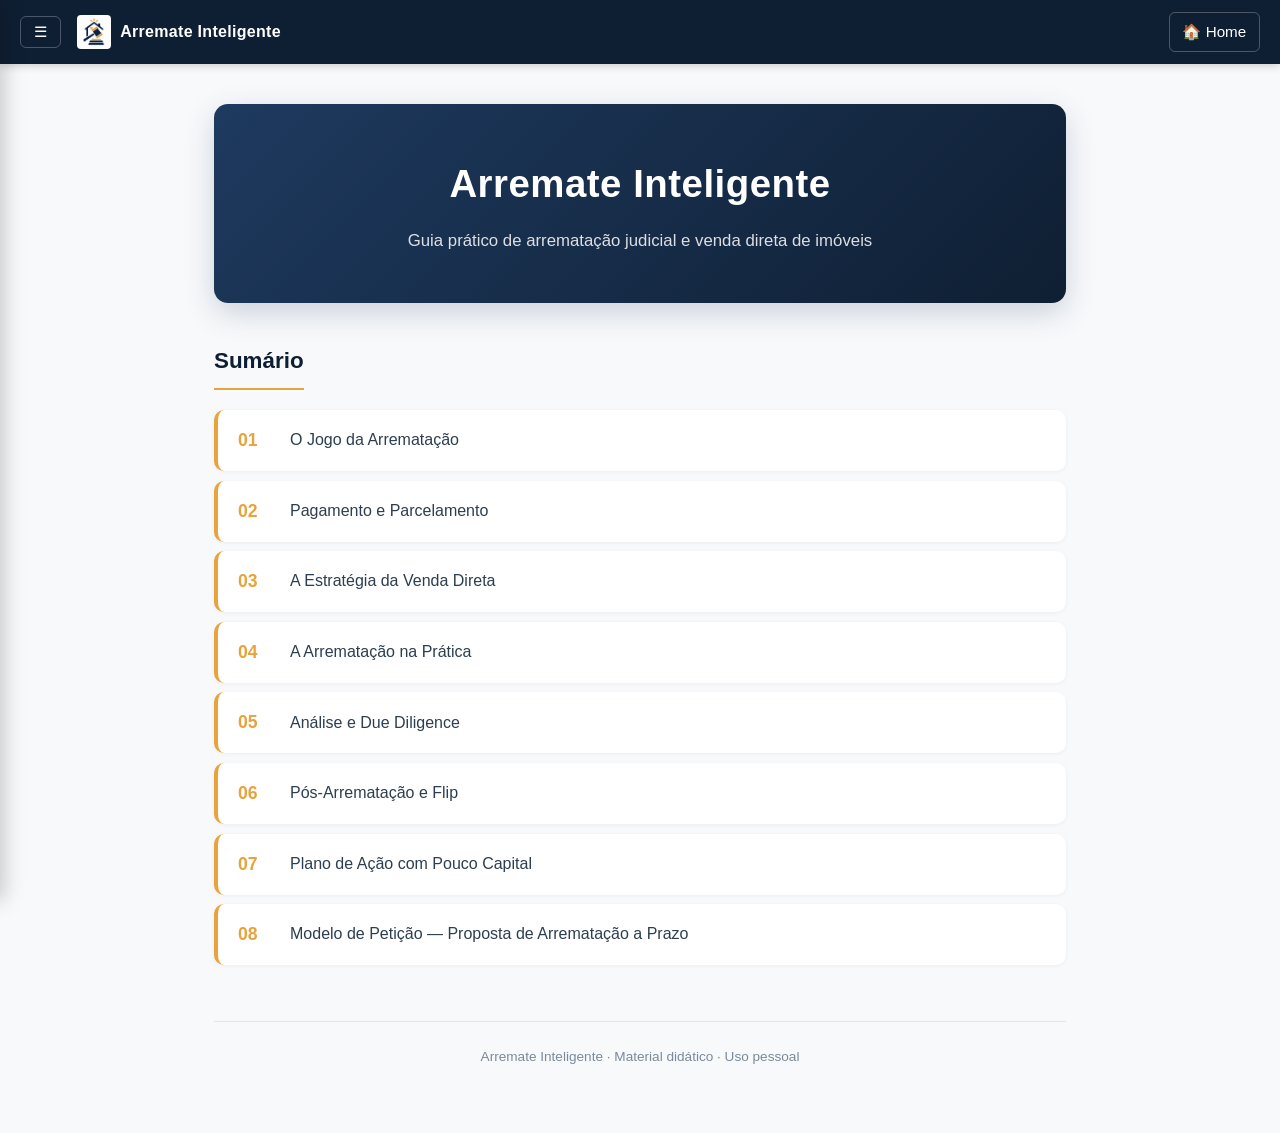
<file: index.html>
<!DOCTYPE html>
<html lang="pt-BR">
<head>
  <meta charset="UTF-8">
  <meta name="viewport" content="width=device-width, initial-scale=1.0">
  <meta name="description" content="Arremate Inteligente — guia prático de arrematação judicial e venda direta de imóveis.">
  <title>Arremate Inteligente — Curso de Leilões de Imóveis</title>

  <!-- ===== OPEN GRAPH (WhatsApp / Facebook / LinkedIn) ===== -->
  <meta property="og:type" content="website" />
  <meta property="og:site_name" content="Arremate Inteligente" />
  <meta property="og:title" content="Arremate Inteligente — Curso de Leilões de Imóveis" />
  <meta property="og:description" content="Aprenda a comprar imóveis em leilão judicial e venda direta, do zero ao primeiro arremate. Curso gratuito com 8 módulos." />
  <meta property="og:url" content="https://jhowfrann.github.io/arremate-inteligente/" />
  <meta property="og:image" content="https://jhowfrann.github.io/arremate-inteligente/capa-compartilhamento.png" />
  <meta property="og:image:width" content="1200" />
  <meta property="og:image:height" content="630" />
  <meta property="og:locale" content="pt_BR" />

  <!-- ===== TWITTER / X ===== -->
  <meta name="twitter:card" content="summary_large_image" />
  <meta name="twitter:title" content="Arremate Inteligente — Curso de Leilões de Imóveis" />
  <meta name="twitter:description" content="Curso gratuito de leilões de imóveis — do zero ao primeiro arremate." />
  <meta name="twitter:image" content="https://jhowfrann.github.io/arremate-inteligente/capa-compartilhamento.png" />

  <link rel="stylesheet" href="style.css">
</head>
<body>

  <!-- TOPBAR -->
  <header class="topbar">
    <button class="icon-btn" id="menuToggle" aria-label="Abrir menu lateral">☰</button>

    <div class="brand">
      <img src="logo.png" alt="Logo Arremate Inteligente" class="logo" onerror="this.style.display='none'">
      <span class="brand-name">Arremate Inteligente</span>
    </div>

    <a href="index.html" class="icon-btn home-btn" aria-label="Voltar ao início">🏠 Home</a>
  </header>

  <!-- SIDEBAR -->
  <aside class="sidebar" id="sidebar" aria-label="Menu de módulos">
    <div class="sidebar-header">
      <img src="logo.png" alt="" class="sidebar-logo" onerror="this.style.display='none'">
      <span>Arremate Inteligente</span>
    </div>
    <nav class="sidebar-nav">
      <a href="index.html" class="nav-link">🏠 Início</a>
      <span class="nav-section">Módulos</span>
      <a href="modulo-1.html" class="nav-link">Módulo 1 — O Jogo da Arrematação</a>
      <a href="modulo-2.html" class="nav-link">Módulo 2 — Pagamento e Parcelamento</a>
      <a href="modulo-3.html" class="nav-link">Módulo 3 — A Estratégia da Venda Direta</a>
      <a href="modulo-4.html" class="nav-link">Módulo 4 — A Arrematação na Prática</a>
      <a href="modulo-5.html" class="nav-link">Módulo 5 — Análise e Due Diligence</a>
      <a href="modulo-6.html" class="nav-link">Módulo 6 — Pós-Arrematação e Flip</a>
      <a href="modulo-7.html" class="nav-link">Módulo 7 — Plano de Ação com Pouco Capital</a>
      <a href="modulo-8.html" class="nav-link">Módulo 8 — Modelo de Petição</a>
    </nav>
  </aside>

  <div class="sidebar-overlay" id="sidebarOverlay"></div>

  <!-- CONTEÚDO -->
  <main class="content">

    <section class="hero">
      <h1>Arremate Inteligente</h1>
      <p class="tagline">Guia prático de arrematação judicial e venda direta de imóveis</p>
    </section>

    <section class="summary">
      <h2>Sumário</h2>
      <ol class="summary-list">
        <li><a href="modulo-1.html">O Jogo da Arrematação</a></li>
        <li><a href="modulo-2.html">Pagamento e Parcelamento</a></li>
        <li><a href="modulo-3.html">A Estratégia da Venda Direta</a></li>
        <li><a href="modulo-4.html">A Arrematação na Prática</a></li>
        <li><a href="modulo-5.html">Análise e Due Diligence</a></li>
        <li><a href="modulo-6.html">Pós-Arrematação e Flip</a></li>
        <li><a href="modulo-7.html">Plano de Ação com Pouco Capital</a></li>
        <li><a href="modulo-8.html">Modelo de Petição — Proposta de Arrematação a Prazo</a></li>
      </ol>
    </section>

    <footer class="footer">
      <p>Arremate Inteligente · Material didático · Uso pessoal</p>
    </footer>

  </main>

  <script src="script.js"></script>
</body>
</html>
</file>
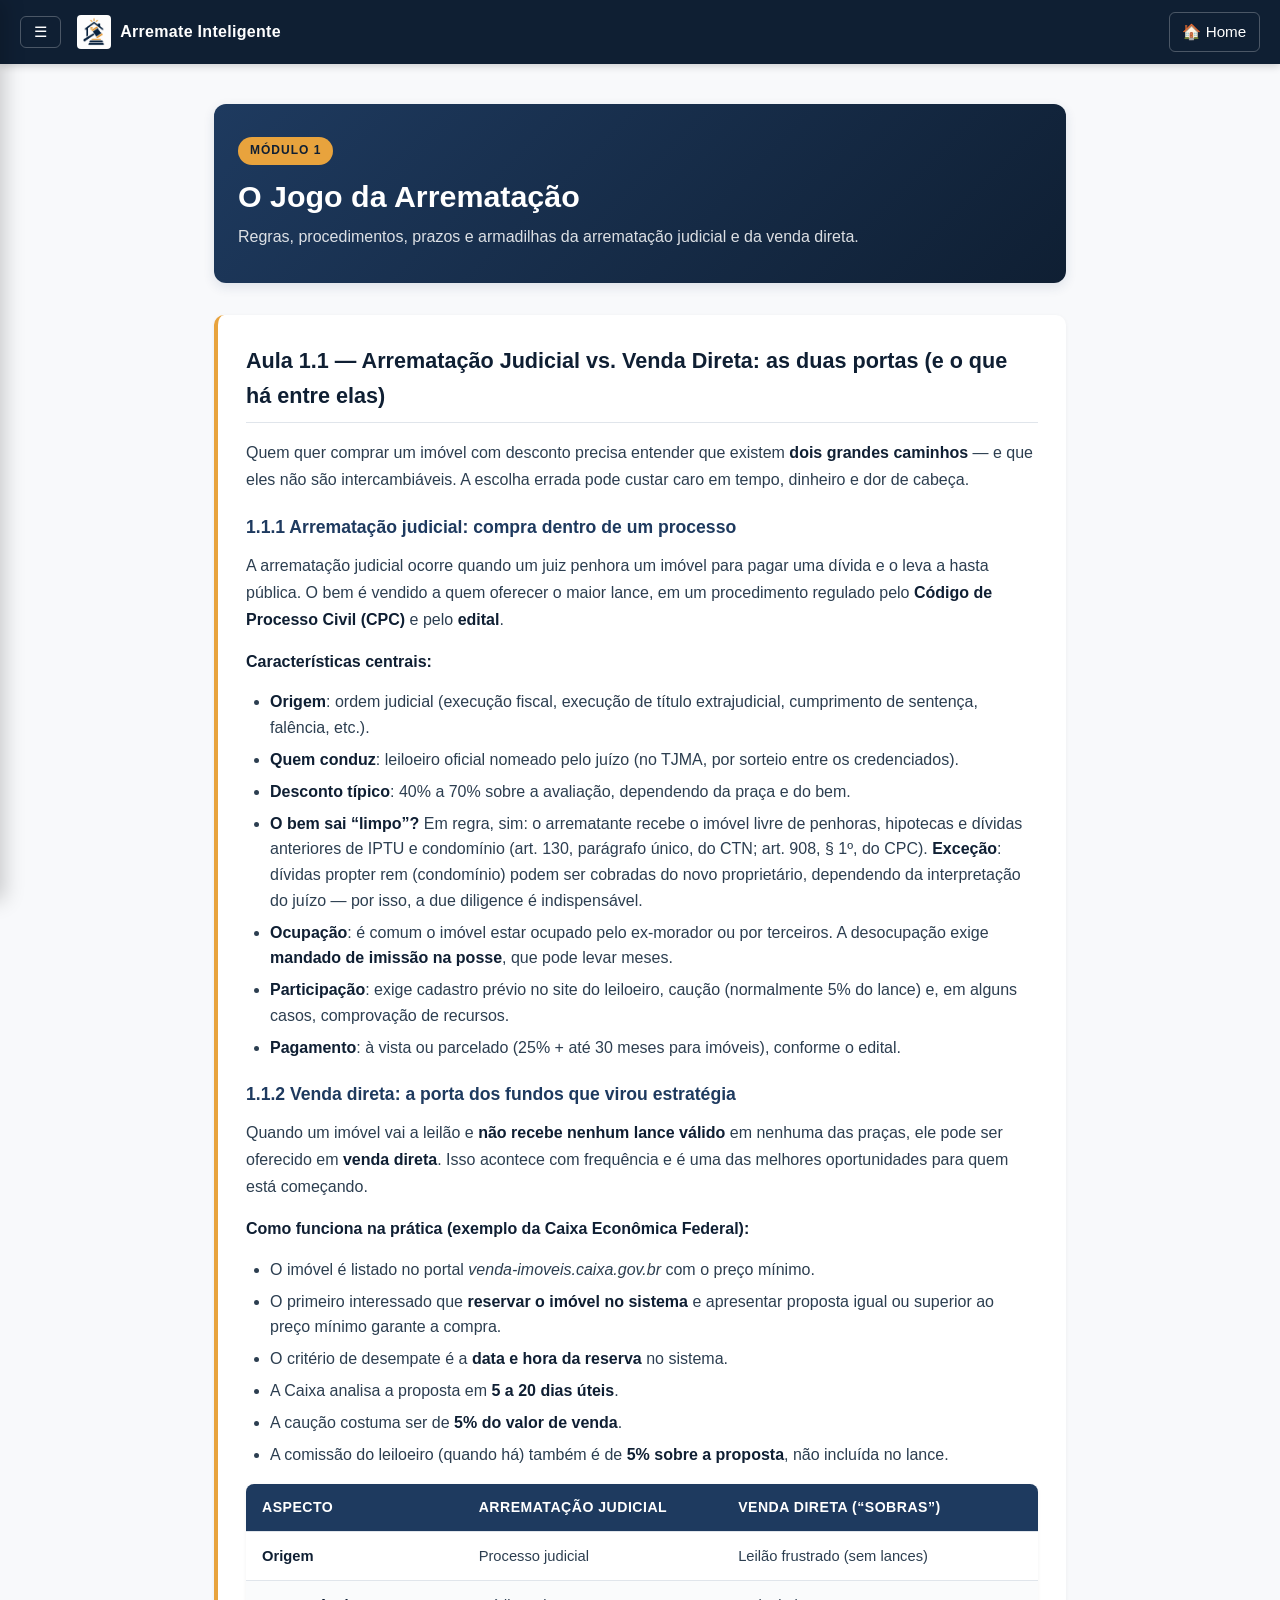
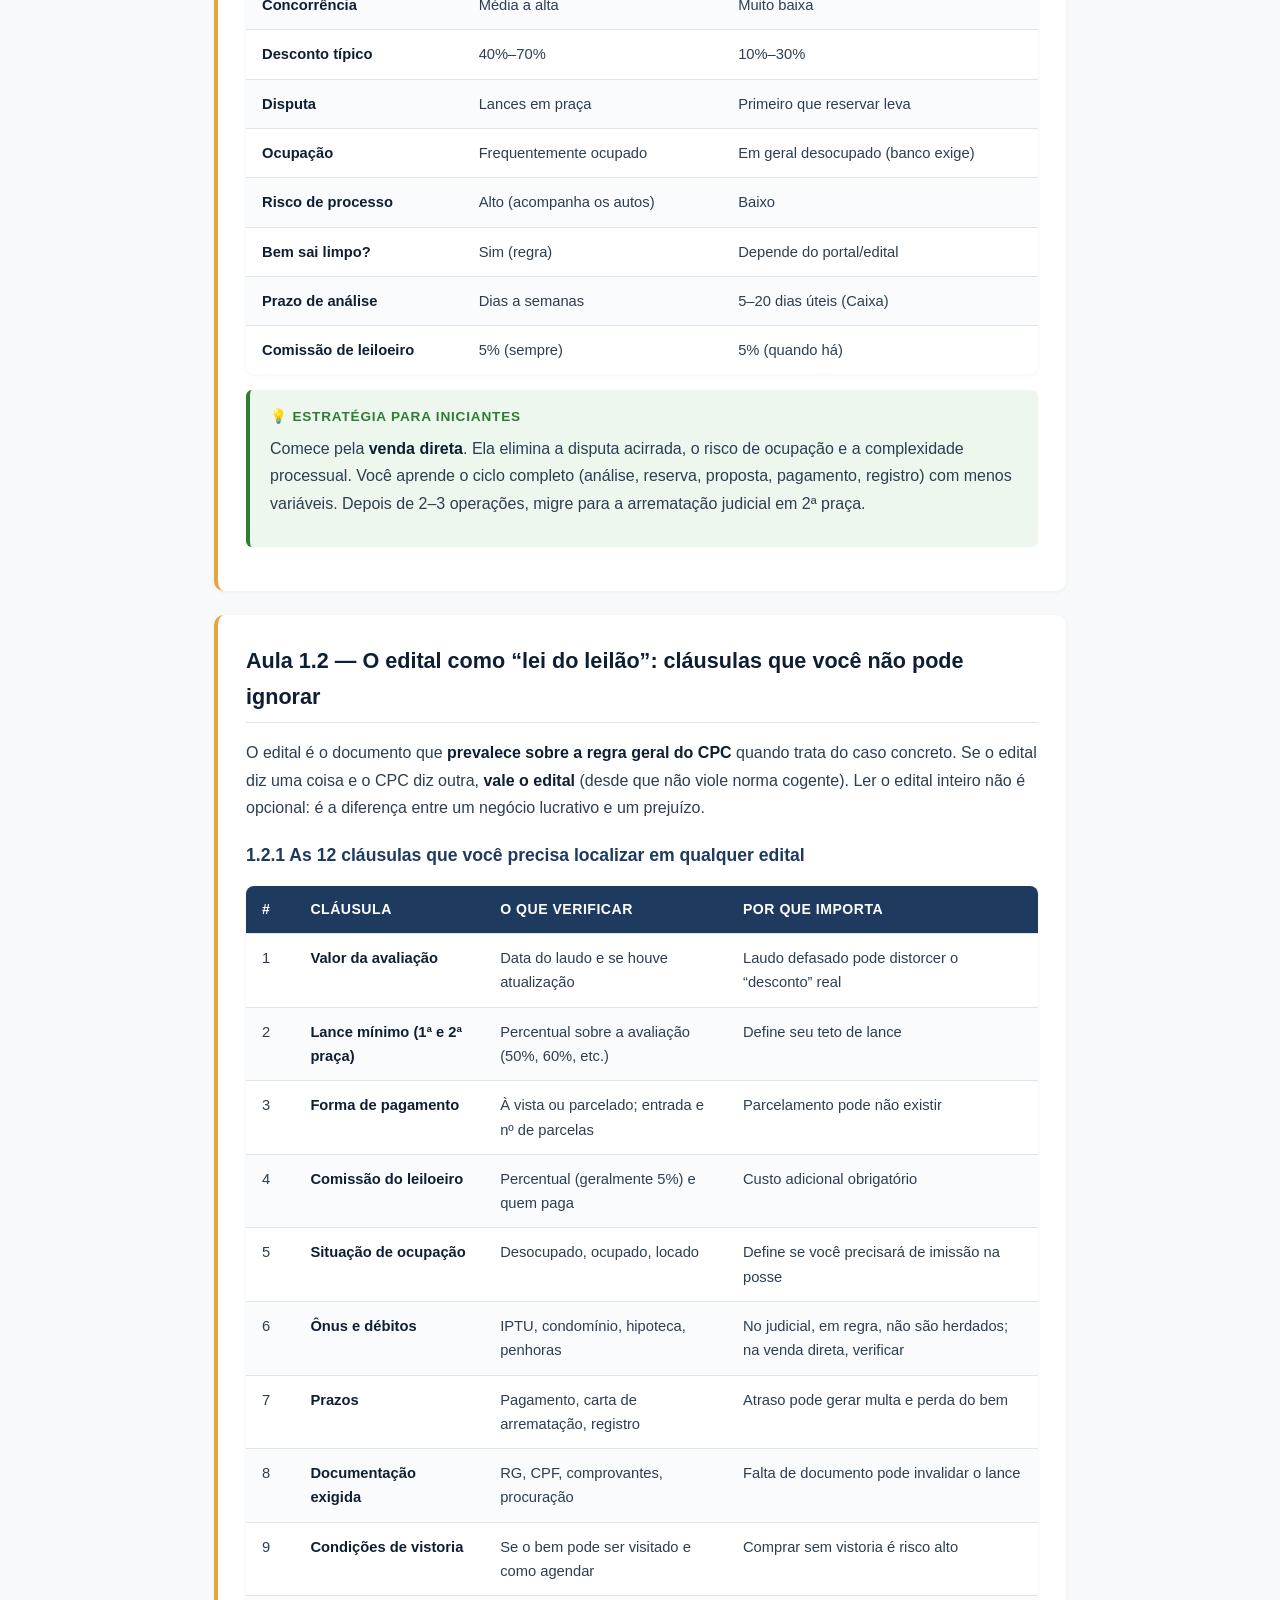
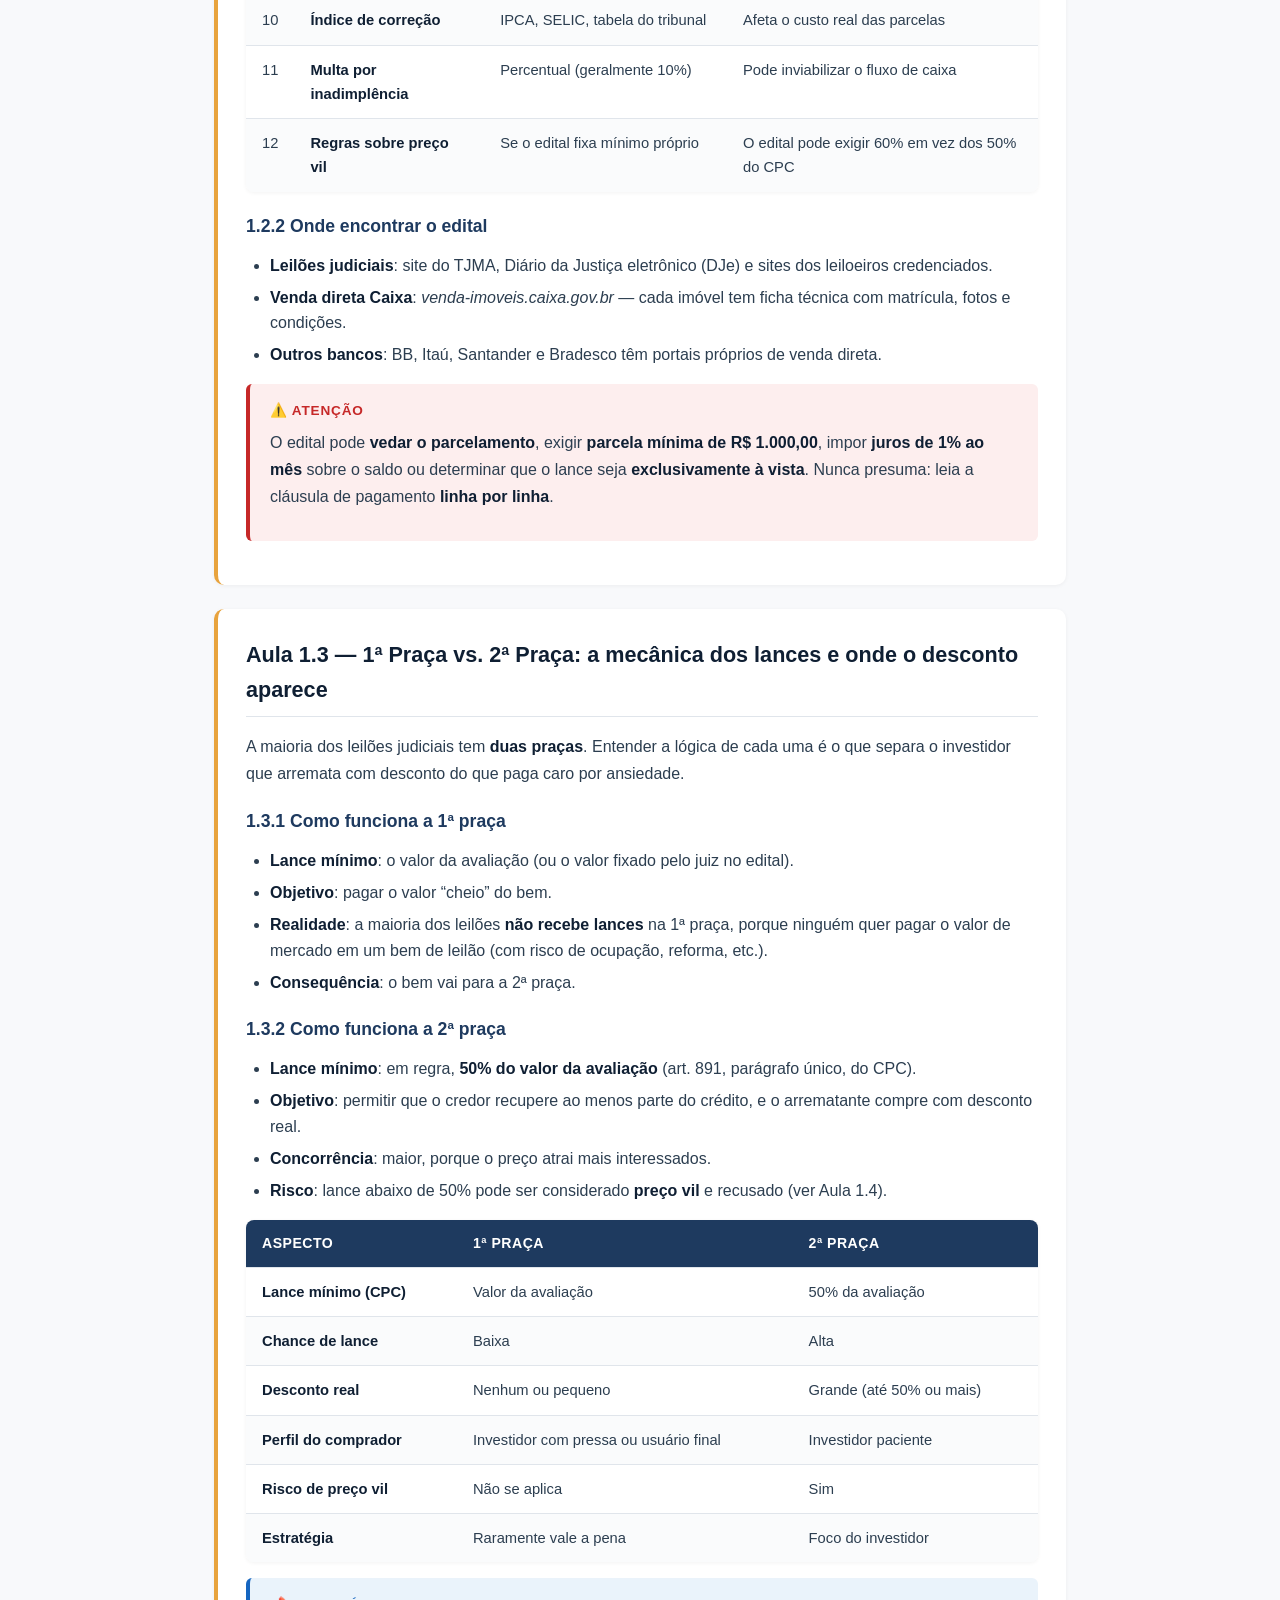
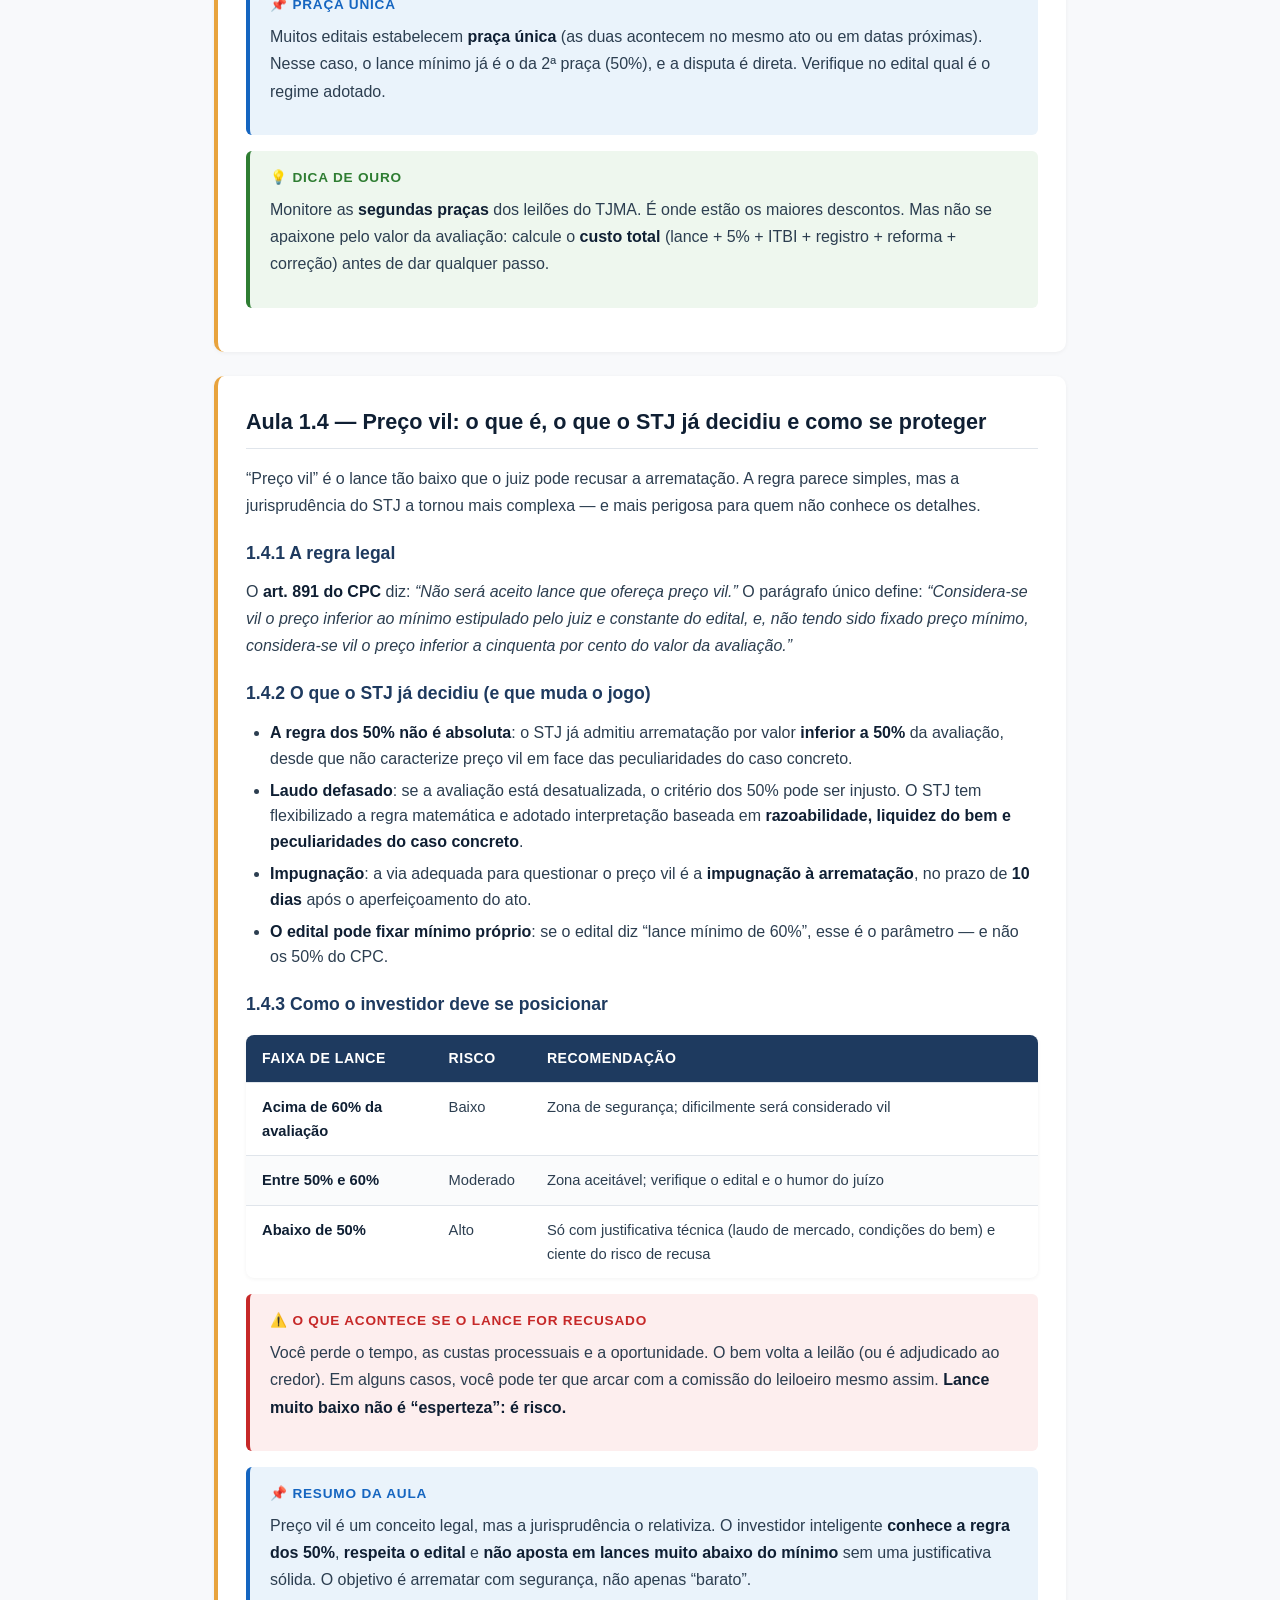
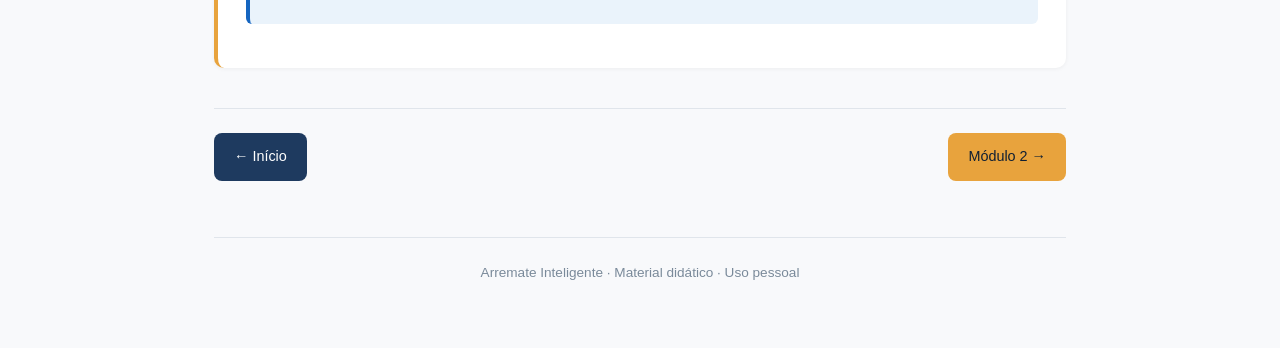
<file: modulo-1.html>
<!DOCTYPE html>
<html lang="pt-BR">
<head>
  <meta charset="UTF-8">
  <meta name="viewport" content="width=device-width, initial-scale=1.0">
  <meta name="description" content="Módulo 1 do curso Arremate Inteligente — O Jogo da Arrematação, com profundidade jurídica e prática.">
  <title>Módulo 1 — O Jogo da Arrematação · Arremate Inteligente</title>
  <link rel="stylesheet" href="style.css">
</head>
<body>

  <header class="topbar">
    <button class="icon-btn" id="menuToggle" aria-label="Abrir menu lateral">☰</button>
    <div class="brand">
      <img src="logo.png" alt="Logo Arremate Inteligente" class="logo" onerror="this.style.display='none'">
      <span class="brand-name">Arremate Inteligente</span>
    </div>
    <a href="index.html" class="icon-btn home-btn" aria-label="Voltar ao início">🏠 Home</a>
  </header>

  <aside class="sidebar" id="sidebar" aria-label="Menu de módulos">
    <div class="sidebar-header">
      <img src="logo.png" alt="" class="sidebar-logo" onerror="this.style.display='none'">
      <span>Arremate Inteligente</span>
    </div>
    <nav class="sidebar-nav">
      <a href="index.html" class="nav-link">🏠 Início</a>
      <span class="nav-section">Módulos</span>
      <a href="modulo-1.html" class="nav-link">Módulo 1 — O Jogo da Arrematação</a>
      <a href="modulo-2.html" class="nav-link">Módulo 2 — Pagamento e Parcelamento</a>
      <a href="modulo-3.html" class="nav-link">Módulo 3 — A Estratégia da Venda Direta</a>
      <a href="modulo-4.html" class="nav-link">Módulo 4 — A Arrematação na Prática</a>
      <a href="modulo-5.html" class="nav-link">Módulo 5 — Análise e Due Diligence</a>
      <a href="modulo-6.html" class="nav-link">Módulo 6 — Pós-Arrematação e Flip</a>
      <a href="modulo-7.html" class="nav-link">Módulo 7 — Plano de Ação com Pouco Capital</a>
      <a href="modulo-8.html" class="nav-link">Módulo 8 — Modelo de Petição</a>
    </nav>
  </aside>

  <div class="sidebar-overlay" id="sidebarOverlay"></div>

  <main class="content">

    <header class="page-header">
      <span class="module-badge">Módulo 1</span>
      <h1>O Jogo da Arrematação</h1>
      <p>Regras, procedimentos, prazos e armadilhas da arrematação judicial e da venda direta.</p>
    </header>

    <!-- AULA 1.1 -->
    <article class="lesson" id="aula-1-1">
      <h2>Aula 1.1 — Arrematação Judicial vs. Venda Direta: as duas portas (e o que há entre elas)</h2>

      <p>Quem quer comprar um imóvel com desconto precisa entender que existem <strong>dois grandes caminhos</strong> — e que eles não são intercambiáveis. A escolha errada pode custar caro em tempo, dinheiro e dor de cabeça.</p>

      <h3>1.1.1 Arrematação judicial: compra dentro de um processo</h3>
      <p>A arrematação judicial ocorre quando um juiz penhora um imóvel para pagar uma dívida e o leva a hasta pública. O bem é vendido a quem oferecer o maior lance, em um procedimento regulado pelo <strong>Código de Processo Civil (CPC)</strong> e pelo <strong>edital</strong>.</p>
      <p><strong>Características centrais:</strong></p>
      <ul>
        <li><strong>Origem</strong>: ordem judicial (execução fiscal, execução de título extrajudicial, cumprimento de sentença, falência, etc.).</li>
        <li><strong>Quem conduz</strong>: leiloeiro oficial nomeado pelo juízo (no TJMA, por sorteio entre os credenciados).</li>
        <li><strong>Desconto típico</strong>: 40% a 70% sobre a avaliação, dependendo da praça e do bem.</li>
        <li><strong>O bem sai “limpo”?</strong> Em regra, sim: o arrematante recebe o imóvel livre de penhoras, hipotecas e dívidas anteriores de IPTU e condomínio (art. 130, parágrafo único, do CTN; art. 908, § 1º, do CPC). <strong>Exceção</strong>: dívidas propter rem (condomínio) podem ser cobradas do novo proprietário, dependendo da interpretação do juízo — por isso, a due diligence é indispensável.</li>
        <li><strong>Ocupação</strong>: é comum o imóvel estar ocupado pelo ex-morador ou por terceiros. A desocupação exige <strong>mandado de imissão na posse</strong>, que pode levar meses.</li>
        <li><strong>Participação</strong>: exige cadastro prévio no site do leiloeiro, caução (normalmente 5% do lance) e, em alguns casos, comprovação de recursos.</li>
        <li><strong>Pagamento</strong>: à vista ou parcelado (25% + até 30 meses para imóveis), conforme o edital.</li>
      </ul>

      <h3>1.1.2 Venda direta: a porta dos fundos que virou estratégia</h3>
      <p>Quando um imóvel vai a leilão e <strong>não recebe nenhum lance válido</strong> em nenhuma das praças, ele pode ser oferecido em <strong>venda direta</strong>. Isso acontece com frequência e é uma das melhores oportunidades para quem está começando.</p>
      <p><strong>Como funciona na prática (exemplo da Caixa Econômica Federal):</strong></p>
      <ul>
        <li>O imóvel é listado no portal <em>venda-imoveis.caixa.gov.br</em> com o preço mínimo.</li>
        <li>O primeiro interessado que <strong>reservar o imóvel no sistema</strong> e apresentar proposta igual ou superior ao preço mínimo garante a compra.</li>
        <li>O critério de desempate é a <strong>data e hora da reserva</strong> no sistema.</li>
        <li>A Caixa analisa a proposta em <strong>5 a 20 dias úteis</strong>.</li>
        <li>A caução costuma ser de <strong>5% do valor de venda</strong>.</li>
        <li>A comissão do leiloeiro (quando há) também é de <strong>5% sobre a proposta</strong>, não incluída no lance.</li>
      </ul>

      <table class="data-table">
        <thead>
          <tr><th>Aspecto</th><th>Arrematação judicial</th><th>Venda direta (“sobras”)</th></tr>
        </thead>
        <tbody>
          <tr><td><strong>Origem</strong></td><td>Processo judicial</td><td>Leilão frustrado (sem lances)</td></tr>
          <tr><td><strong>Concorrência</strong></td><td>Média a alta</td><td>Muito baixa</td></tr>
          <tr><td><strong>Desconto típico</strong></td><td>40%–70%</td><td>10%–30%</td></tr>
          <tr><td><strong>Disputa</strong></td><td>Lances em praça</td><td>Primeiro que reservar leva</td></tr>
          <tr><td><strong>Ocupação</strong></td><td>Frequentemente ocupado</td><td>Em geral desocupado (banco exige)</td></tr>
          <tr><td><strong>Risco de processo</strong></td><td>Alto (acompanha os autos)</td><td>Baixo</td></tr>
          <tr><td><strong>Bem sai limpo?</strong></td><td>Sim (regra)</td><td>Depende do portal/edital</td></tr>
          <tr><td><strong>Prazo de análise</strong></td><td>Dias a semanas</td><td>5–20 dias úteis (Caixa)</td></tr>
          <tr><td><strong>Comissão de leiloeiro</strong></td><td>5% (sempre)</td><td>5% (quando há)</td></tr>
        </tbody>
      </table>

      <div class="callout tip">
        <div class="callout-title">💡 Estratégia para iniciantes</div>
        <p>Comece pela <strong>venda direta</strong>. Ela elimina a disputa acirrada, o risco de ocupação e a complexidade processual. Você aprende o ciclo completo (análise, reserva, proposta, pagamento, registro) com menos variáveis. Depois de 2–3 operações, migre para a arrematação judicial em 2ª praça.</p>
      </div>
    </article>

    <!-- AULA 1.2 -->
    <article class="lesson" id="aula-1-2">
      <h2>Aula 1.2 — O edital como “lei do leilão”: cláusulas que você não pode ignorar</h2>

      <p>O edital é o documento que <strong>prevalece sobre a regra geral do CPC</strong> quando trata do caso concreto. Se o edital diz uma coisa e o CPC diz outra, <strong>vale o edital</strong> (desde que não viole norma cogente). Ler o edital inteiro não é opcional: é a diferença entre um negócio lucrativo e um prejuízo.</p>

      <h3>1.2.1 As 12 cláusulas que você precisa localizar em qualquer edital</h3>
      <table class="data-table">
        <thead>
          <tr><th>#</th><th>Cláusula</th><th>O que verificar</th><th>Por que importa</th></tr>
        </thead>
        <tbody>
          <tr><td>1</td><td><strong>Valor da avaliação</strong></td><td>Data do laudo e se houve atualização</td><td>Laudo defasado pode distorcer o “desconto” real</td></tr>
          <tr><td>2</td><td><strong>Lance mínimo (1ª e 2ª praça)</strong></td><td>Percentual sobre a avaliação (50%, 60%, etc.)</td><td>Define seu teto de lance</td></tr>
          <tr><td>3</td><td><strong>Forma de pagamento</strong></td><td>À vista ou parcelado; entrada e nº de parcelas</td><td>Parcelamento pode não existir</td></tr>
          <tr><td>4</td><td><strong>Comissão do leiloeiro</strong></td><td>Percentual (geralmente 5%) e quem paga</td><td>Custo adicional obrigatório</td></tr>
          <tr><td>5</td><td><strong>Situação de ocupação</strong></td><td>Desocupado, ocupado, locado</td><td>Define se você precisará de imissão na posse</td></tr>
          <tr><td>6</td><td><strong>Ônus e débitos</strong></td><td>IPTU, condomínio, hipoteca, penhoras</td><td>No judicial, em regra, não são herdados; na venda direta, verificar</td></tr>
          <tr><td>7</td><td><strong>Prazos</strong></td><td>Pagamento, carta de arrematação, registro</td><td>Atraso pode gerar multa e perda do bem</td></tr>
          <tr><td>8</td><td><strong>Documentação exigida</strong></td><td>RG, CPF, comprovantes, procuração</td><td>Falta de documento pode invalidar o lance</td></tr>
          <tr><td>9</td><td><strong>Condições de vistoria</strong></td><td>Se o bem pode ser visitado e como agendar</td><td>Comprar sem vistoria é risco alto</td></tr>
          <tr><td>10</td><td><strong>Índice de correção</strong></td><td>IPCA, SELIC, tabela do tribunal</td><td>Afeta o custo real das parcelas</td></tr>
          <tr><td>11</td><td><strong>Multa por inadimplência</strong></td><td>Percentual (geralmente 10%)</td><td>Pode inviabilizar o fluxo de caixa</td></tr>
          <tr><td>12</td><td><strong>Regras sobre preço vil</strong></td><td>Se o edital fixa mínimo próprio</td><td>O edital pode exigir 60% em vez dos 50% do CPC</td></tr>
        </tbody>
      </table>

      <h3>1.2.2 Onde encontrar o edital</h3>
      <ul>
        <li><strong>Leilões judiciais</strong>: site do TJMA, Diário da Justiça eletrônico (DJe) e sites dos leiloeiros credenciados.</li>
        <li><strong>Venda direta Caixa</strong>: <em>venda-imoveis.caixa.gov.br</em> — cada imóvel tem ficha técnica com matrícula, fotos e condições.</li>
        <li><strong>Outros bancos</strong>: BB, Itaú, Santander e Bradesco têm portais próprios de venda direta.</li>
      </ul>

      <div class="callout warning">
        <div class="callout-title">⚠️ Atenção</div>
        <p>O edital pode <strong>vedar o parcelamento</strong>, exigir <strong>parcela mínima de R$ 1.000,00</strong>, impor <strong>juros de 1% ao mês</strong> sobre o saldo ou determinar que o lance seja <strong>exclusivamente à vista</strong>. Nunca presuma: leia a cláusula de pagamento <strong>linha por linha</strong>.</p>
      </div>
    </article>

    <!-- AULA 1.3 -->
    <article class="lesson" id="aula-1-3">
      <h2>Aula 1.3 — 1ª Praça vs. 2ª Praça: a mecânica dos lances e onde o desconto aparece</h2>

      <p>A maioria dos leilões judiciais tem <strong>duas praças</strong>. Entender a lógica de cada uma é o que separa o investidor que arremata com desconto do que paga caro por ansiedade.</p>

      <h3>1.3.1 Como funciona a 1ª praça</h3>
      <ul>
        <li><strong>Lance mínimo</strong>: o valor da avaliação (ou o valor fixado pelo juiz no edital).</li>
        <li><strong>Objetivo</strong>: pagar o valor “cheio” do bem.</li>
        <li><strong>Realidade</strong>: a maioria dos leilões <strong>não recebe lances</strong> na 1ª praça, porque ninguém quer pagar o valor de mercado em um bem de leilão (com risco de ocupação, reforma, etc.).</li>
        <li><strong>Consequência</strong>: o bem vai para a 2ª praça.</li>
      </ul>

      <h3>1.3.2 Como funciona a 2ª praça</h3>
      <ul>
        <li><strong>Lance mínimo</strong>: em regra, <strong>50% do valor da avaliação</strong> (art. 891, parágrafo único, do CPC).</li>
        <li><strong>Objetivo</strong>: permitir que o credor recupere ao menos parte do crédito, e o arrematante compre com desconto real.</li>
        <li><strong>Concorrência</strong>: maior, porque o preço atrai mais interessados.</li>
        <li><strong>Risco</strong>: lance abaixo de 50% pode ser considerado <strong>preço vil</strong> e recusado (ver Aula 1.4).</li>
      </ul>

      <table class="data-table">
        <thead>
          <tr><th>Aspecto</th><th>1ª Praça</th><th>2ª Praça</th></tr>
        </thead>
        <tbody>
          <tr><td><strong>Lance mínimo (CPC)</strong></td><td>Valor da avaliação</td><td>50% da avaliação</td></tr>
          <tr><td><strong>Chance de lance</strong></td><td>Baixa</td><td>Alta</td></tr>
          <tr><td><strong>Desconto real</strong></td><td>Nenhum ou pequeno</td><td>Grande (até 50% ou mais)</td></tr>
          <tr><td><strong>Perfil do comprador</strong></td><td>Investidor com pressa ou usuário final</td><td>Investidor paciente</td></tr>
          <tr><td><strong>Risco de preço vil</strong></td><td>Não se aplica</td><td>Sim</td></tr>
          <tr><td><strong>Estratégia</strong></td><td>Raramente vale a pena</td><td>Foco do investidor</td></tr>
        </tbody>
      </table>

      <div class="callout info">
        <div class="callout-title">📌 Praça única</div>
        <p>Muitos editais estabelecem <strong>praça única</strong> (as duas acontecem no mesmo ato ou em datas próximas). Nesse caso, o lance mínimo já é o da 2ª praça (50%), e a disputa é direta. Verifique no edital qual é o regime adotado.</p>
      </div>

      <div class="callout tip">
        <div class="callout-title">💡 Dica de ouro</div>
        <p>Monitore as <strong>segundas praças</strong> dos leilões do TJMA. É onde estão os maiores descontos. Mas não se apaixone pelo valor da avaliação: calcule o <strong>custo total</strong> (lance + 5% + ITBI + registro + reforma + correção) antes de dar qualquer passo.</p>
      </div>
    </article>

    <!-- AULA 1.4 -->
    <article class="lesson" id="aula-1-4">
      <h2>Aula 1.4 — Preço vil: o que é, o que o STJ já decidiu e como se proteger</h2>

      <p>“Preço vil” é o lance tão baixo que o juiz pode recusar a arrematação. A regra parece simples, mas a jurisprudência do STJ a tornou mais complexa — e mais perigosa para quem não conhece os detalhes.</p>

      <h3>1.4.1 A regra legal</h3>
      <p>O <strong>art. 891 do CPC</strong> diz: <em>“Não será aceito lance que ofereça preço vil.”</em> O parágrafo único define: <em>“Considera-se vil o preço inferior ao mínimo estipulado pelo juiz e constante do edital, e, não tendo sido fixado preço mínimo, considera-se vil o preço inferior a cinquenta por cento do valor da avaliação.”</em></p>

      <h3>1.4.2 O que o STJ já decidiu (e que muda o jogo)</h3>
      <ul>
        <li><strong>A regra dos 50% não é absoluta</strong>: o STJ já admitiu arrematação por valor <strong>inferior a 50%</strong> da avaliação, desde que não caracterize preço vil em face das peculiaridades do caso concreto.</li>
        <li><strong>Laudo defasado</strong>: se a avaliação está desatualizada, o critério dos 50% pode ser injusto. O STJ tem flexibilizado a regra matemática e adotado interpretação baseada em <strong>razoabilidade, liquidez do bem e peculiaridades do caso concreto</strong>.</li>
        <li><strong>Impugnação</strong>: a via adequada para questionar o preço vil é a <strong>impugnação à arrematação</strong>, no prazo de <strong>10 dias</strong> após o aperfeiçoamento do ato.</li>
        <li><strong>O edital pode fixar mínimo próprio</strong>: se o edital diz “lance mínimo de 60%”, esse é o parâmetro — e não os 50% do CPC.</li>
      </ul>

      <h3>1.4.3 Como o investidor deve se posicionar</h3>
      <table class="data-table">
        <thead>
          <tr><th>Faixa de lance</th><th>Risco</th><th>Recomendação</th></tr>
        </thead>
        <tbody>
          <tr><td><strong>Acima de 60% da avaliação</strong></td><td>Baixo</td><td>Zona de segurança; dificilmente será considerado vil</td></tr>
          <tr><td><strong>Entre 50% e 60%</strong></td><td>Moderado</td><td>Zona aceitável; verifique o edital e o humor do juízo</td></tr>
          <tr><td><strong>Abaixo de 50%</strong></td><td>Alto</td><td>Só com justificativa técnica (laudo de mercado, condições do bem) e ciente do risco de recusa</td></tr>
        </tbody>
      </table>

      <div class="callout warning">
        <div class="callout-title">⚠️ O que acontece se o lance for recusado</div>
        <p>Você perde o tempo, as custas processuais e a oportunidade. O bem volta a leilão (ou é adjudicado ao credor). Em alguns casos, você pode ter que arcar com a comissão do leiloeiro mesmo assim. <strong>Lance muito baixo não é “esperteza”: é risco.</strong></p>
      </div>

      <div class="callout info">
        <div class="callout-title">📌 Resumo da aula</div>
        <p>Preço vil é um conceito legal, mas a jurisprudência o relativiza. O investidor inteligente <strong>conhece a regra dos 50%</strong>, <strong>respeita o edital</strong> e <strong>não aposta em lances muito abaixo do mínimo</strong> sem uma justificativa sólida. O objetivo é arrematar com segurança, não apenas “barato”.</p>
      </div>
    </article>

    <nav class="pager" aria-label="Navegação entre módulos">
      <a href="index.html" class="prev">← Início</a>
      <a href="modulo-2.html" class="next">Módulo 2 →</a>
    </nav>

    <footer class="footer">
      <p>Arremate Inteligente · Material didático · Uso pessoal</p>
    </footer>

  </main>

  <script src="script.js"></script>
</body>
</html>
</file>
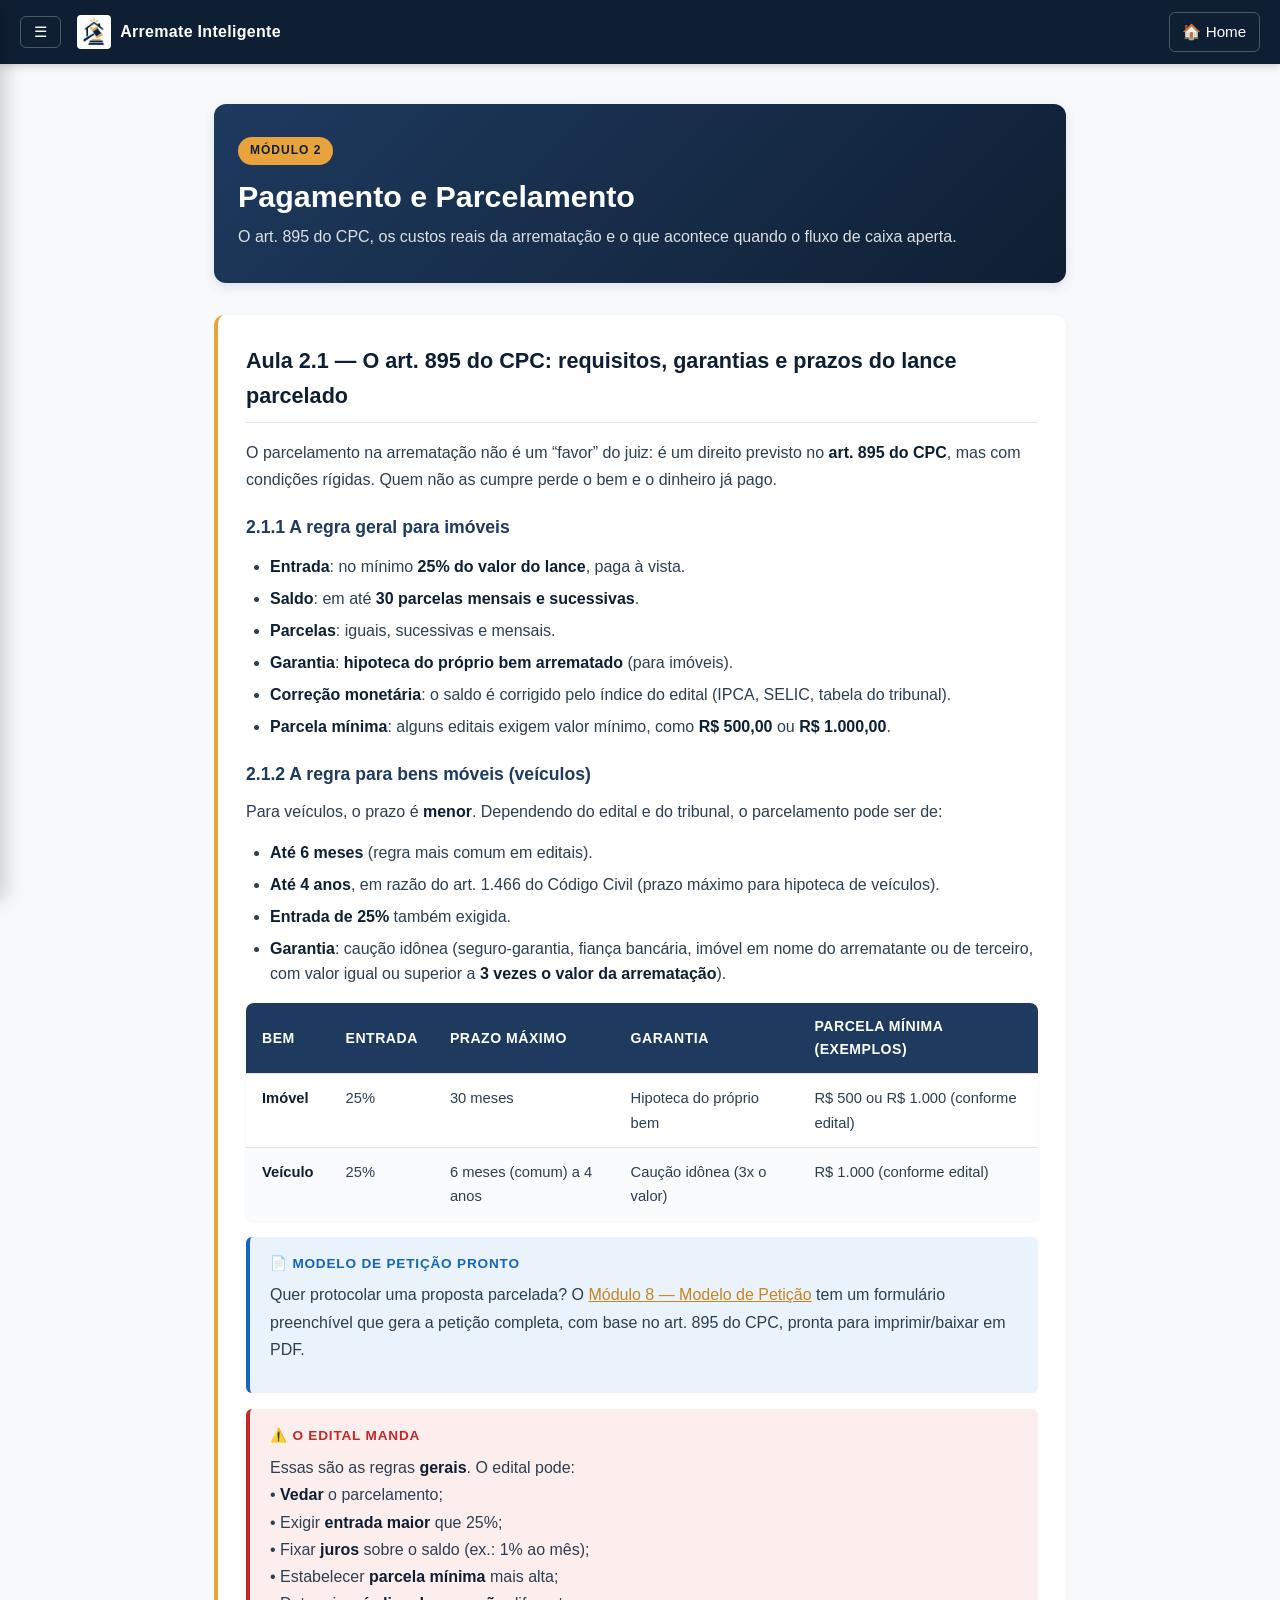
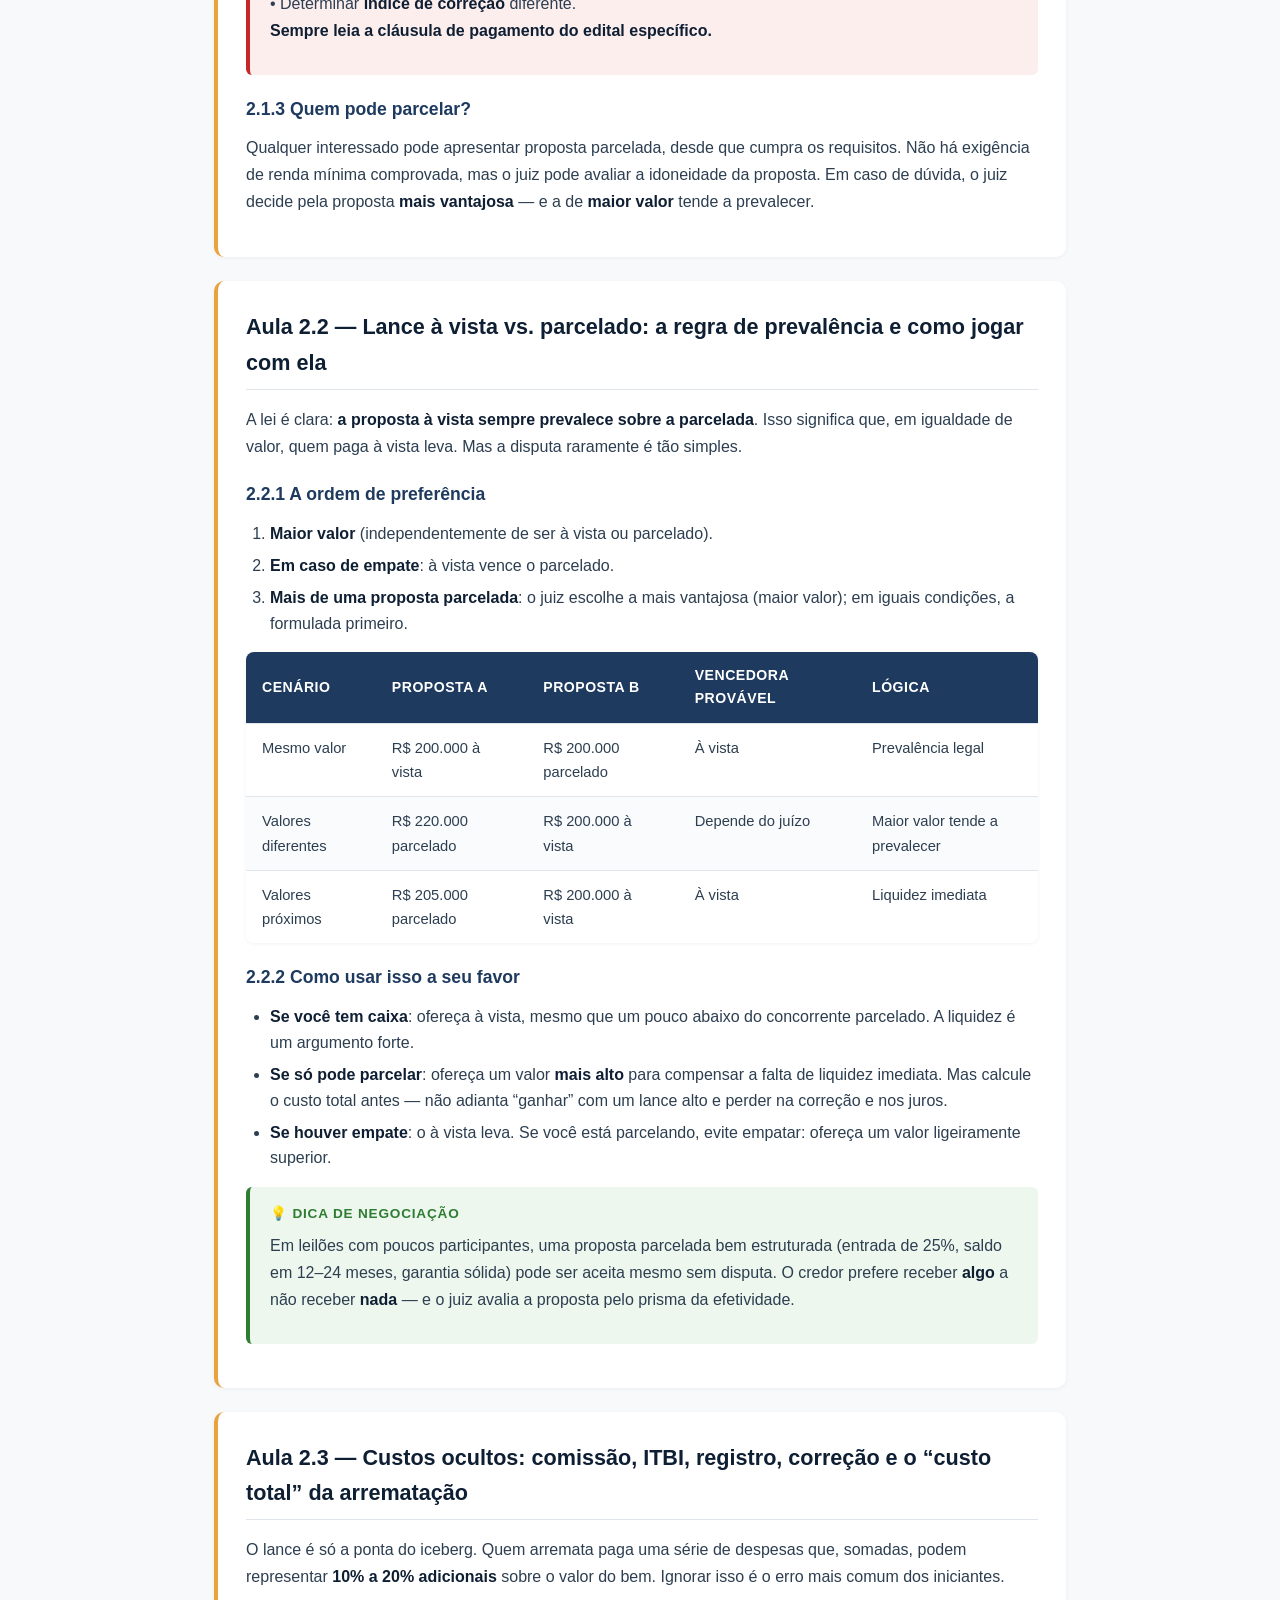
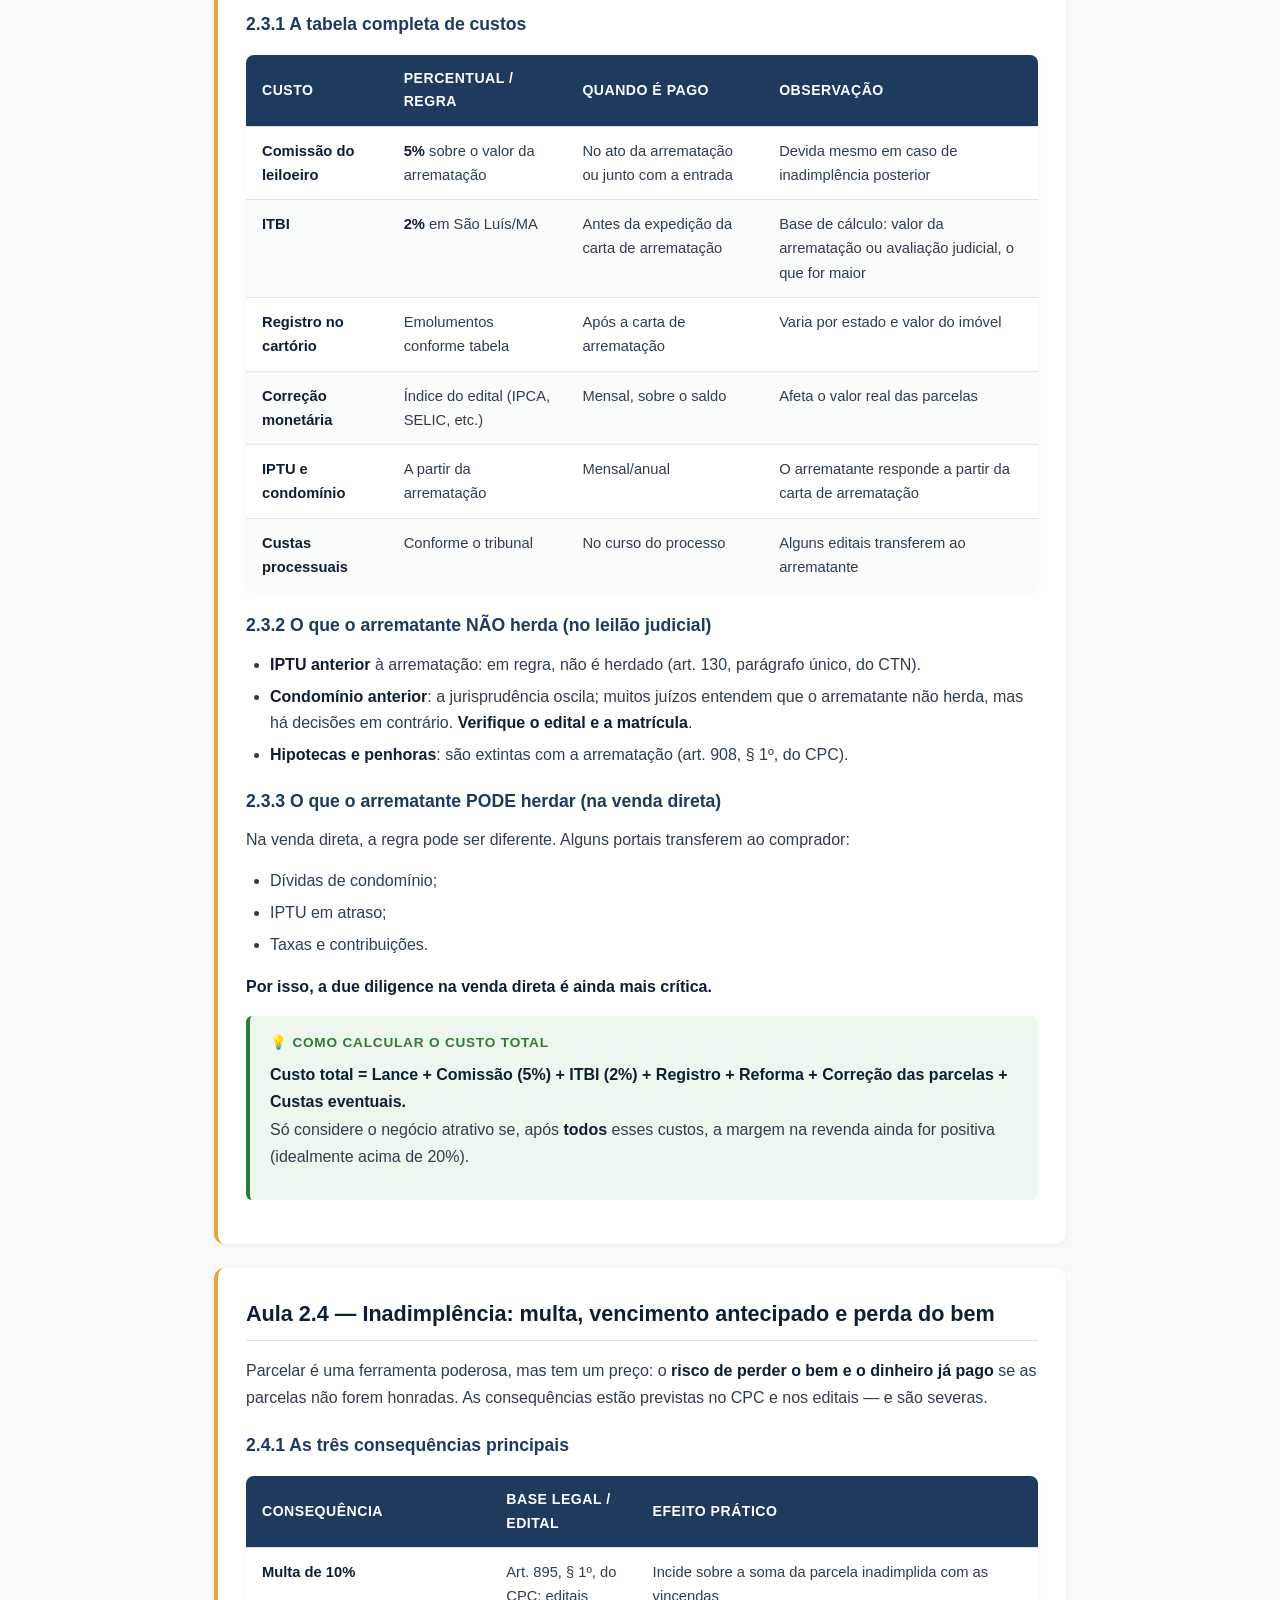
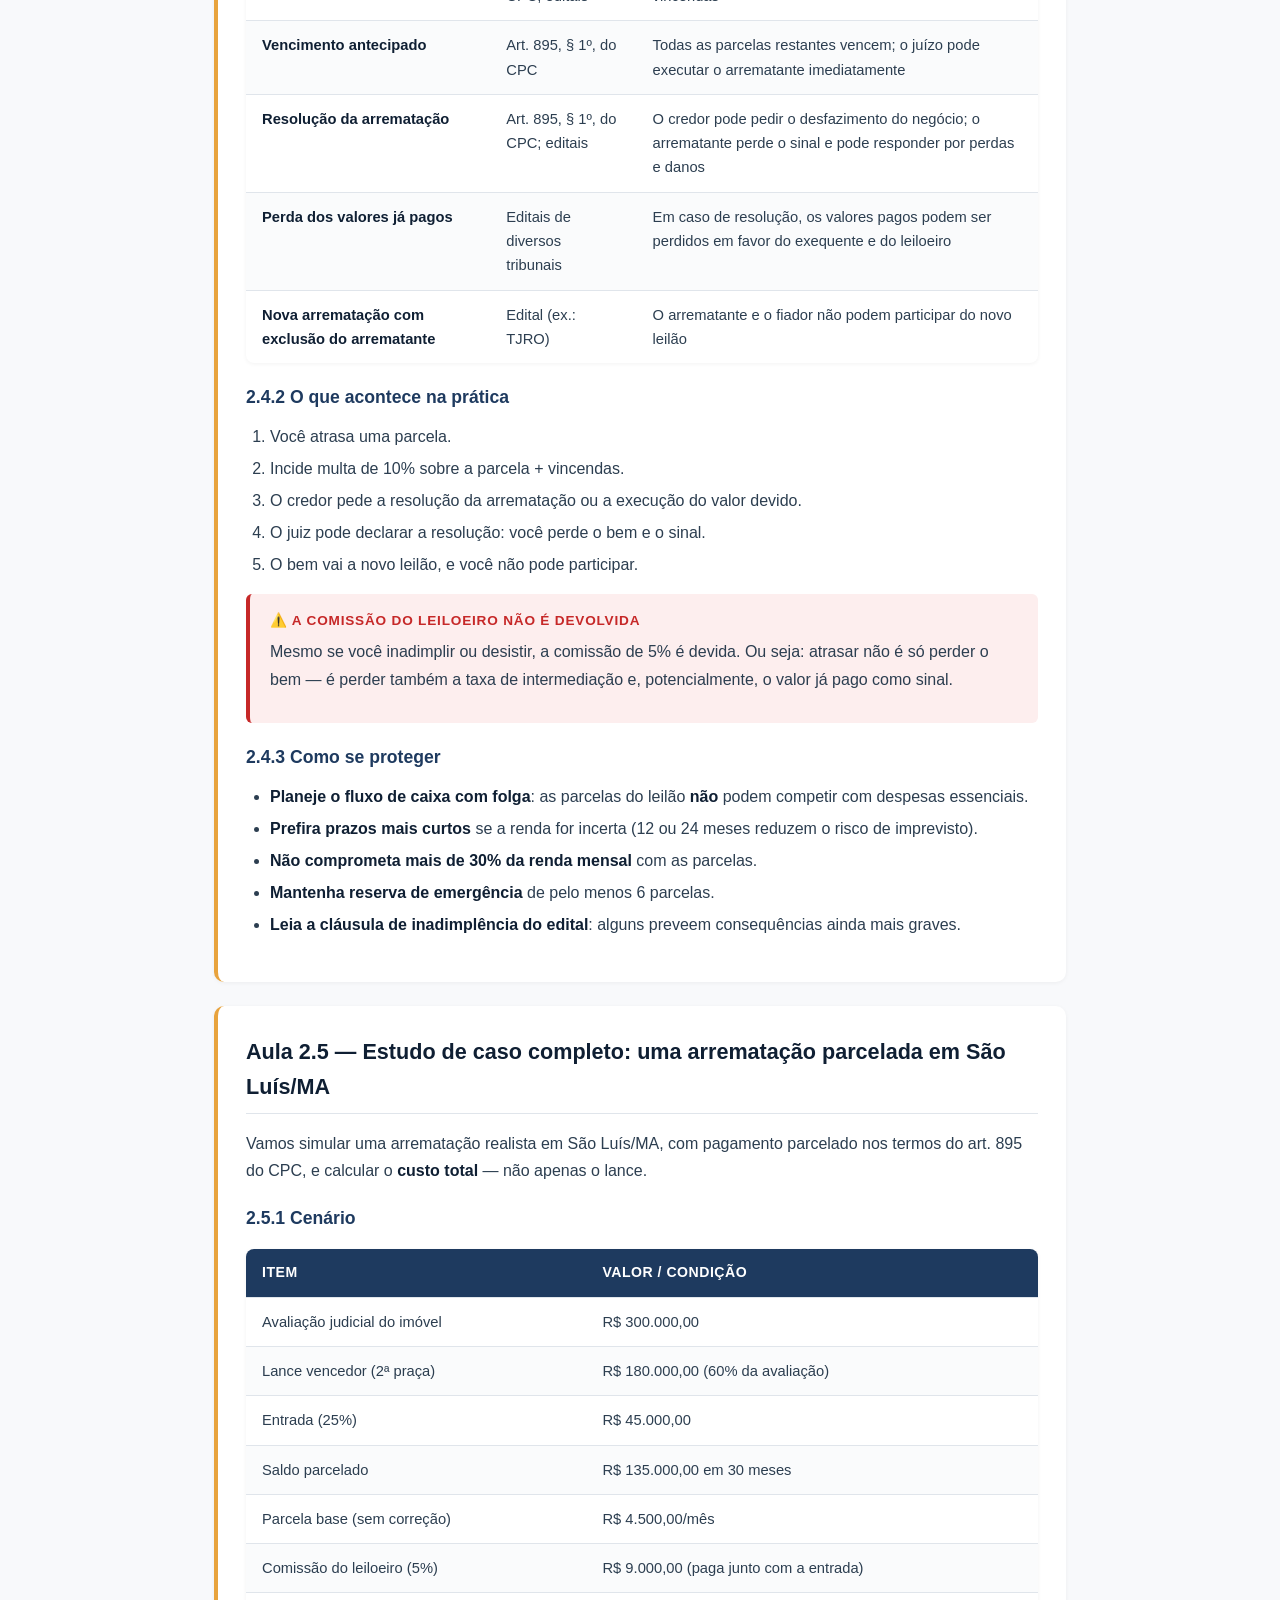
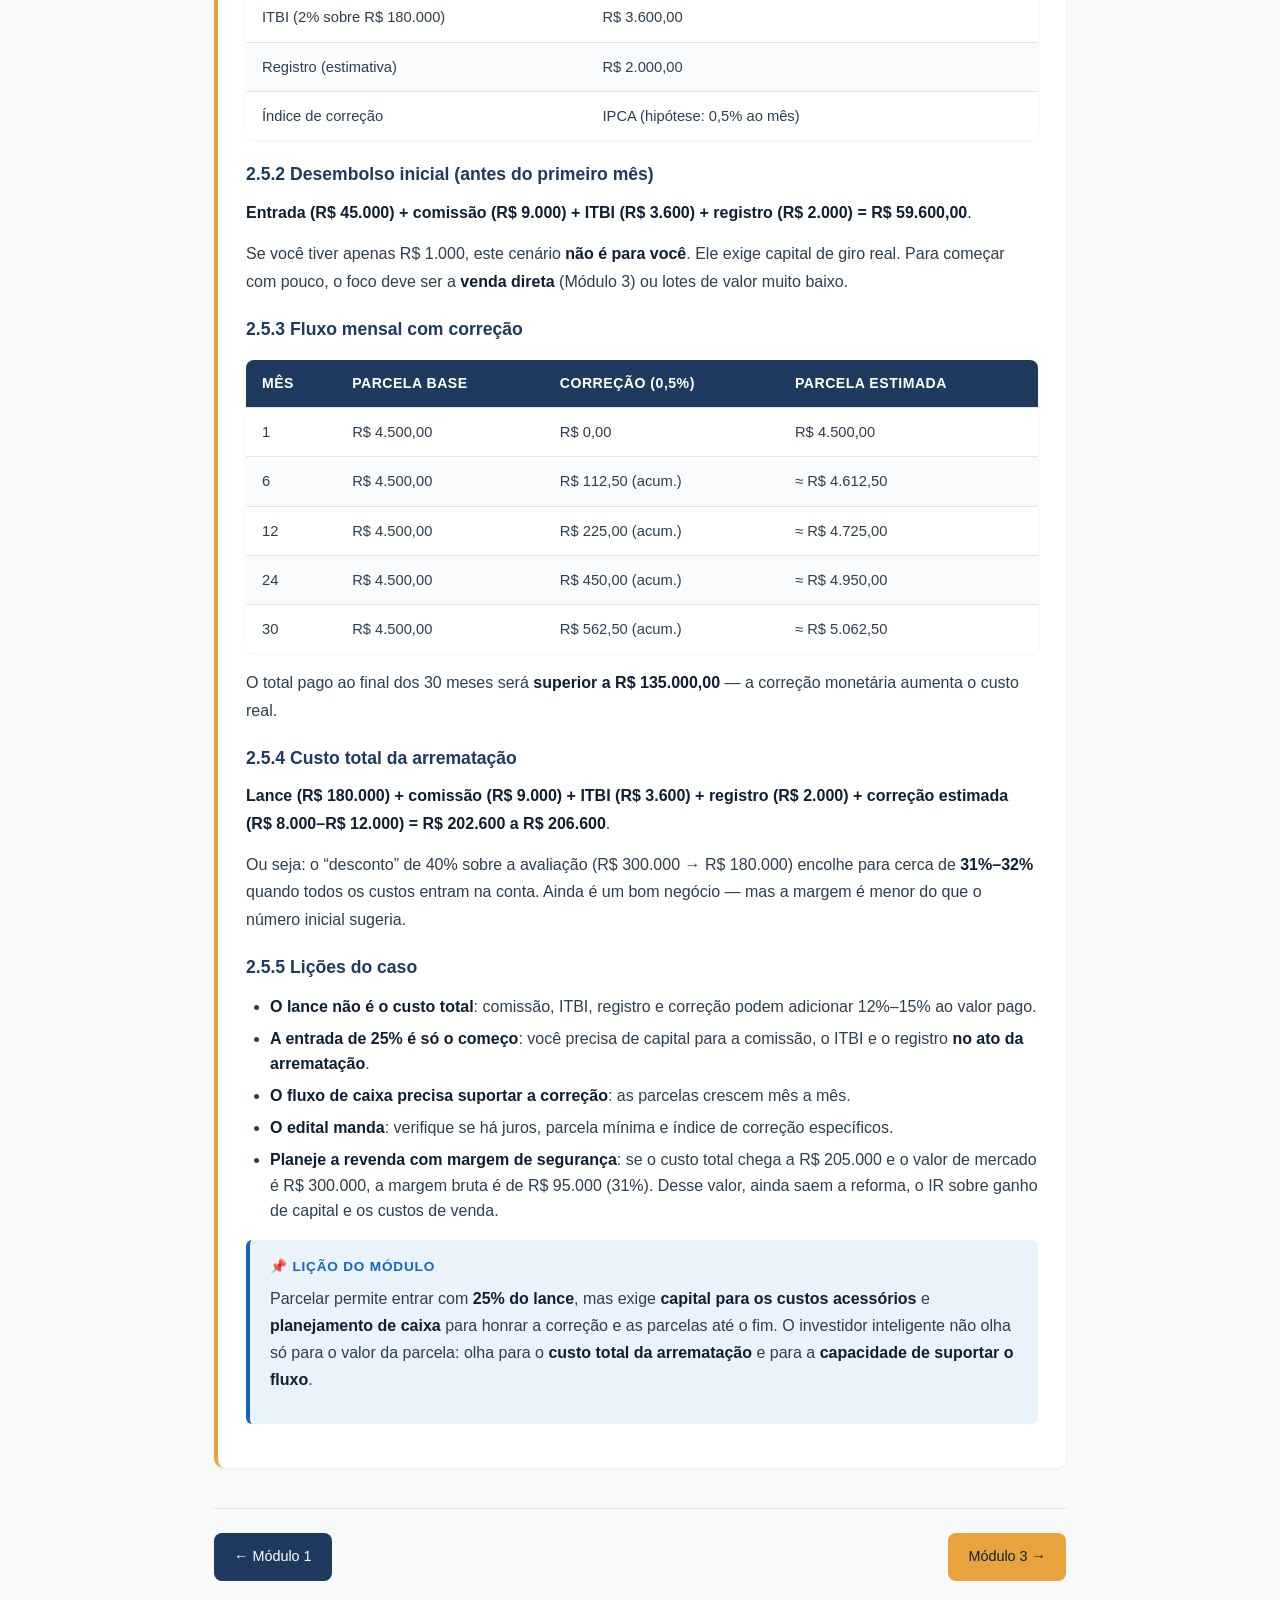
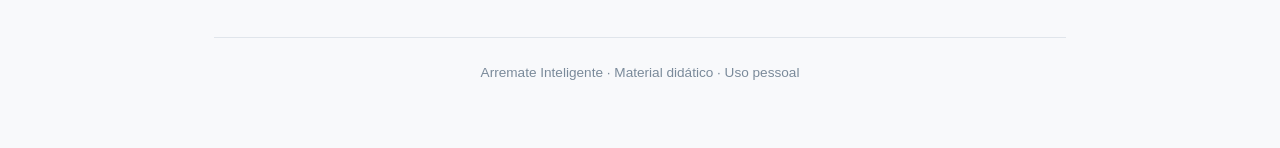
<file: modulo-2.html>
<!DOCTYPE html>
<html lang="pt-BR">
<head>
  <meta charset="UTF-8">
  <meta name="viewport" content="width=device-width, initial-scale=1.0">
  <meta name="description" content="Módulo 2 do curso Arremate Inteligente — Pagamento e Parcelamento na arrematação judicial, com detalhes do art. 895 do CPC, custos e riscos da inadimplência.">
  <title>Módulo 2 — Pagamento e Parcelamento · Arremate Inteligente</title>
  <link rel="stylesheet" href="style.css">
</head>
<body>

  <header class="topbar">
    <button class="icon-btn" id="menuToggle" aria-label="Abrir menu lateral">☰</button>
    <div class="brand">
      <img src="logo.png" alt="Logo Arremate Inteligente" class="logo" onerror="this.style.display='none'">
      <span class="brand-name">Arremate Inteligente</span>
    </div>
    <a href="index.html" class="icon-btn home-btn" aria-label="Voltar ao início">🏠 Home</a>
  </header>

  <aside class="sidebar" id="sidebar" aria-label="Menu de módulos">
    <div class="sidebar-header">
      <img src="logo.png" alt="" class="sidebar-logo" onerror="this.style.display='none'">
      <span>Arremate Inteligente</span>
    </div>
    <nav class="sidebar-nav">
      <a href="index.html" class="nav-link">🏠 Início</a>
      <span class="nav-section">Módulos</span>
      <a href="modulo-1.html" class="nav-link">Módulo 1 — O Jogo da Arrematação</a>
      <a href="modulo-2.html" class="nav-link">Módulo 2 — Pagamento e Parcelamento</a>
      <a href="modulo-3.html" class="nav-link">Módulo 3 — A Estratégia da Venda Direta</a>
      <a href="modulo-4.html" class="nav-link">Módulo 4 — A Arrematação na Prática</a>
      <a href="modulo-5.html" class="nav-link">Módulo 5 — Análise e Due Diligence</a>
      <a href="modulo-6.html" class="nav-link">Módulo 6 — Pós-Arrematação e Flip</a>
      <a href="modulo-7.html" class="nav-link">Módulo 7 — Plano de Ação com Pouco Capital</a>
      <a href="modulo-8.html" class="nav-link">Módulo 8 — Modelo de Petição</a>
    </nav>
  </aside>

  <div class="sidebar-overlay" id="sidebarOverlay"></div>

  <main class="content">

    <header class="page-header">
      <span class="module-badge">Módulo 2</span>
      <h1>Pagamento e Parcelamento</h1>
      <p>O art. 895 do CPC, os custos reais da arrematação e o que acontece quando o fluxo de caixa aperta.</p>
    </header>

    <!-- AULA 2.1 -->
    <article class="lesson" id="aula-2-1">
      <h2>Aula 2.1 — O art. 895 do CPC: requisitos, garantias e prazos do lance parcelado</h2>

      <p>O parcelamento na arrematação não é um “favor” do juiz: é um direito previsto no <strong>art. 895 do CPC</strong>, mas com condições rígidas. Quem não as cumpre perde o bem e o dinheiro já pago.</p>

      <h3>2.1.1 A regra geral para imóveis</h3>
      <ul>
        <li><strong>Entrada</strong>: no mínimo <strong>25% do valor do lance</strong>, paga à vista.</li>
        <li><strong>Saldo</strong>: em até <strong>30 parcelas mensais e sucessivas</strong>.</li>
        <li><strong>Parcelas</strong>: iguais, sucessivas e mensais.</li>
        <li><strong>Garantia</strong>: <strong>hipoteca do próprio bem arrematado</strong> (para imóveis).</li>
        <li><strong>Correção monetária</strong>: o saldo é corrigido pelo índice do edital (IPCA, SELIC, tabela do tribunal).</li>
        <li><strong>Parcela mínima</strong>: alguns editais exigem valor mínimo, como <strong>R$ 500,00</strong> ou <strong>R$ 1.000,00</strong>.</li>
      </ul>

      <h3>2.1.2 A regra para bens móveis (veículos)</h3>
      <p>Para veículos, o prazo é <strong>menor</strong>. Dependendo do edital e do tribunal, o parcelamento pode ser de:</p>
      <ul>
        <li><strong>Até 6 meses</strong> (regra mais comum em editais).</li>
        <li><strong>Até 4 anos</strong>, em razão do art. 1.466 do Código Civil (prazo máximo para hipoteca de veículos).</li>
        <li><strong>Entrada de 25%</strong> também exigida.</li>
        <li><strong>Garantia</strong>: caução idônea (seguro-garantia, fiança bancária, imóvel em nome do arrematante ou de terceiro, com valor igual ou superior a <strong>3 vezes o valor da arrematação</strong>).</li>
      </ul>

      <table class="data-table">
        <thead>
          <tr><th>Bem</th><th>Entrada</th><th>Prazo máximo</th><th>Garantia</th><th>Parcela mínima (exemplos)</th></tr>
        </thead>
        <tbody>
          <tr><td><strong>Imóvel</strong></td><td>25%</td><td>30 meses</td><td>Hipoteca do próprio bem</td><td>R$ 500 ou R$ 1.000 (conforme edital)</td></tr>
          <tr><td><strong>Veículo</strong></td><td>25%</td><td>6 meses (comum) a 4 anos</td><td>Caução idônea (3x o valor)</td><td>R$ 1.000 (conforme edital)</td></tr>
        </tbody>
      </table>

      <div class="callout info">
        <div class="callout-title">📄 Modelo de petição pronto</div>
        <p>Quer protocolar uma proposta parcelada? O <a href="modulo-8.html">Módulo 8 — Modelo de Petição</a> tem um formulário preenchível que gera a petição completa, com base no art. 895 do CPC, pronta para imprimir/baixar em PDF.</p>
      </div>


      <div class="callout warning">
        <div class="callout-title">⚠️ O edital manda</div>
        <p>Essas são as regras <strong>gerais</strong>. O edital pode:<br>
        • <strong>Vedar</strong> o parcelamento;<br>
        • Exigir <strong>entrada maior</strong> que 25%;<br>
        • Fixar <strong>juros</strong> sobre o saldo (ex.: 1% ao mês);<br>
        • Estabelecer <strong>parcela mínima</strong> mais alta;<br>
        • Determinar <strong>índice de correção</strong> diferente.<br>
        <strong>Sempre leia a cláusula de pagamento do edital específico.</strong></p>
      </div>

      <h3>2.1.3 Quem pode parcelar?</h3>
      <p>Qualquer interessado pode apresentar proposta parcelada, desde que cumpra os requisitos. Não há exigência de renda mínima comprovada, mas o juiz pode avaliar a idoneidade da proposta. Em caso de dúvida, o juiz decide pela proposta <strong>mais vantajosa</strong> — e a de <strong>maior valor</strong> tende a prevalecer.</p>
    </article>

    <!-- AULA 2.2 -->
    <article class="lesson" id="aula-2-2">
      <h2>Aula 2.2 — Lance à vista vs. parcelado: a regra de prevalência e como jogar com ela</h2>

      <p>A lei é clara: <strong>a proposta à vista sempre prevalece sobre a parcelada</strong>. Isso significa que, em igualdade de valor, quem paga à vista leva. Mas a disputa raramente é tão simples.</p>

      <h3>2.2.1 A ordem de preferência</h3>
      <ol>
        <li><strong>Maior valor</strong> (independentemente de ser à vista ou parcelado).</li>
        <li><strong>Em caso de empate</strong>: à vista vence o parcelado.</li>
        <li><strong>Mais de uma proposta parcelada</strong>: o juiz escolhe a mais vantajosa (maior valor); em iguais condições, a formulada primeiro.</li>
      </ol>

      <table class="data-table">
        <thead>
          <tr><th>Cenário</th><th>Proposta A</th><th>Proposta B</th><th>Vencedora provável</th><th>Lógica</th></tr>
        </thead>
        <tbody>
          <tr><td>Mesmo valor</td><td>R$ 200.000 à vista</td><td>R$ 200.000 parcelado</td><td>À vista</td><td>Prevalência legal</td></tr>
          <tr><td>Valores diferentes</td><td>R$ 220.000 parcelado</td><td>R$ 200.000 à vista</td><td>Depende do juízo</td><td>Maior valor tende a prevalecer</td></tr>
          <tr><td>Valores próximos</td><td>R$ 205.000 parcelado</td><td>R$ 200.000 à vista</td><td>À vista</td><td>Liquidez imediata</td></tr>
        </tbody>
      </table>

      <h3>2.2.2 Como usar isso a seu favor</h3>
      <ul>
        <li><strong>Se você tem caixa</strong>: ofereça à vista, mesmo que um pouco abaixo do concorrente parcelado. A liquidez é um argumento forte.</li>
        <li><strong>Se só pode parcelar</strong>: ofereça um valor <strong>mais alto</strong> para compensar a falta de liquidez imediata. Mas calcule o custo total antes — não adianta “ganhar” com um lance alto e perder na correção e nos juros.</li>
        <li><strong>Se houver empate</strong>: o à vista leva. Se você está parcelando, evite empatar: ofereça um valor ligeiramente superior.</li>
      </ul>

      <div class="callout tip">
        <div class="callout-title">💡 Dica de negociação</div>
        <p>Em leilões com poucos participantes, uma proposta parcelada bem estruturada (entrada de 25%, saldo em 12–24 meses, garantia sólida) pode ser aceita mesmo sem disputa. O credor prefere receber <strong>algo</strong> a não receber <strong>nada</strong> — e o juiz avalia a proposta pelo prisma da efetividade.</p>
      </div>
    </article>

    <!-- AULA 2.3 -->
    <article class="lesson" id="aula-2-3">
      <h2>Aula 2.3 — Custos ocultos: comissão, ITBI, registro, correção e o “custo total” da arrematação</h2>

      <p>O lance é só a ponta do iceberg. Quem arremata paga uma série de despesas que, somadas, podem representar <strong>10% a 20% adicionais</strong> sobre o valor do bem. Ignorar isso é o erro mais comum dos iniciantes.</p>

      <h3>2.3.1 A tabela completa de custos</h3>
      <table class="data-table">
        <thead>
          <tr><th>Custo</th><th>Percentual / Regra</th><th>Quando é pago</th><th>Observação</th></tr>
        </thead>
        <tbody>
          <tr><td><strong>Comissão do leiloeiro</strong></td><td><strong>5%</strong> sobre o valor da arrematação</td><td>No ato da arrematação ou junto com a entrada</td><td>Devida mesmo em caso de inadimplência posterior</td></tr>
          <tr><td><strong>ITBI</strong></td><td><strong>2%</strong> em São Luís/MA</td><td>Antes da expedição da carta de arrematação</td><td>Base de cálculo: valor da arrematação ou avaliação judicial, o que for maior</td></tr>
          <tr><td><strong>Registro no cartório</strong></td><td>Emolumentos conforme tabela</td><td>Após a carta de arrematação</td><td>Varia por estado e valor do imóvel</td></tr>
          <tr><td><strong>Correção monetária</strong></td><td>Índice do edital (IPCA, SELIC, etc.)</td><td>Mensal, sobre o saldo</td><td>Afeta o valor real das parcelas</td></tr>
          <tr><td><strong>IPTU e condomínio</strong></td><td>A partir da arrematação</td><td>Mensal/anual</td><td>O arrematante responde a partir da carta de arrematação</td></tr>
          <tr><td><strong>Custas processuais</strong></td><td>Conforme o tribunal</td><td>No curso do processo</td><td>Alguns editais transferem ao arrematante</td></tr>
        </tbody>
      </table>

      <h3>2.3.2 O que o arrematante NÃO herda (no leilão judicial)</h3>
      <ul>
        <li><strong>IPTU anterior</strong> à arrematação: em regra, não é herdado (art. 130, parágrafo único, do CTN).</li>
        <li><strong>Condomínio anterior</strong>: a jurisprudência oscila; muitos juízos entendem que o arrematante não herda, mas há decisões em contrário. <strong>Verifique o edital e a matrícula</strong>.</li>
        <li><strong>Hipotecas e penhoras</strong>: são extintas com a arrematação (art. 908, § 1º, do CPC).</li>
      </ul>

      <h3>2.3.3 O que o arrematante PODE herdar (na venda direta)</h3>
      <p>Na venda direta, a regra pode ser diferente. Alguns portais transferem ao comprador:</p>
      <ul>
        <li>Dívidas de condomínio;</li>
        <li>IPTU em atraso;</li>
        <li>Taxas e contribuições.</li>
      </ul>
      <p><strong>Por isso, a due diligence na venda direta é ainda mais crítica.</strong></p>

      <div class="callout tip">
        <div class="callout-title">💡 Como calcular o custo total</div>
        <p><strong>Custo total = Lance + Comissão (5%) + ITBI (2%) + Registro + Reforma + Correção das parcelas + Custas eventuais.</strong><br>
        Só considere o negócio atrativo se, após <strong>todos</strong> esses custos, a margem na revenda ainda for positiva (idealmente acima de 20%).</p>
      </div>
    </article>

    <!-- AULA 2.4 -->
    <article class="lesson" id="aula-2-4">
      <h2>Aula 2.4 — Inadimplência: multa, vencimento antecipado e perda do bem</h2>

      <p>Parcelar é uma ferramenta poderosa, mas tem um preço: o <strong>risco de perder o bem e o dinheiro já pago</strong> se as parcelas não forem honradas. As consequências estão previstas no CPC e nos editais — e são severas.</p>

      <h3>2.4.1 As três consequências principais</h3>
      <table class="data-table">
        <thead>
          <tr><th>Consequência</th><th>Base legal / edital</th><th>Efeito prático</th></tr>
        </thead>
        <tbody>
          <tr><td><strong>Multa de 10%</strong></td><td>Art. 895, § 1º, do CPC; editais</td><td>Incide sobre a soma da parcela inadimplida com as vincendas</td></tr>
          <tr><td><strong>Vencimento antecipado</strong></td><td>Art. 895, § 1º, do CPC</td><td>Todas as parcelas restantes vencem; o juízo pode executar o arrematante imediatamente</td></tr>
          <tr><td><strong>Resolução da arrematação</strong></td><td>Art. 895, § 1º, do CPC; editais</td><td>O credor pode pedir o desfazimento do negócio; o arrematante perde o sinal e pode responder por perdas e danos</td></tr>
          <tr><td><strong>Perda dos valores já pagos</strong></td><td>Editais de diversos tribunais</td><td>Em caso de resolução, os valores pagos podem ser perdidos em favor do exequente e do leiloeiro</td></tr>
          <tr><td><strong>Nova arrematação com exclusão do arrematante</strong></td><td>Edital (ex.: TJRO)</td><td>O arrematante e o fiador não podem participar do novo leilão</td></tr>
        </tbody>
      </table>

      <h3>2.4.2 O que acontece na prática</h3>
      <ol>
        <li>Você atrasa uma parcela.</li>
        <li>Incide multa de 10% sobre a parcela + vincendas.</li>
        <li>O credor pede a resolução da arrematação ou a execução do valor devido.</li>
        <li>O juiz pode declarar a resolução: você perde o bem e o sinal.</li>
        <li>O bem vai a novo leilão, e você não pode participar.</li>
      </ol>

      <div class="callout warning">
        <div class="callout-title">⚠️ A comissão do leiloeiro não é devolvida</div>
        <p>Mesmo se você inadimplir ou desistir, a comissão de 5% é devida. Ou seja: atrasar não é só perder o bem — é perder também a taxa de intermediação e, potencialmente, o valor já pago como sinal.</p>
      </div>

      <h3>2.4.3 Como se proteger</h3>
      <ul>
        <li><strong>Planeje o fluxo de caixa com folga</strong>: as parcelas do leilão <strong>não</strong> podem competir com despesas essenciais.</li>
        <li><strong>Prefira prazos mais curtos</strong> se a renda for incerta (12 ou 24 meses reduzem o risco de imprevisto).</li>
        <li><strong>Não comprometa mais de 30% da renda mensal</strong> com as parcelas.</li>
        <li><strong>Mantenha reserva de emergência</strong> de pelo menos 6 parcelas.</li>
        <li><strong>Leia a cláusula de inadimplência do edital</strong>: alguns preveem consequências ainda mais graves.</li>
      </ul>
    </article>

    <!-- AULA 2.5 -->
    <article class="lesson" id="aula-2-5">
      <h2>Aula 2.5 — Estudo de caso completo: uma arrematação parcelada em São Luís/MA</h2>

      <p>Vamos simular uma arrematação realista em São Luís/MA, com pagamento parcelado nos termos do art. 895 do CPC, e calcular o <strong>custo total</strong> — não apenas o lance.</p>

      <h3>2.5.1 Cenário</h3>
      <table class="data-table">
        <thead>
          <tr><th>Item</th><th>Valor / Condição</th></tr>
        </thead>
        <tbody>
          <tr><td>Avaliação judicial do imóvel</td><td>R$ 300.000,00</td></tr>
          <tr><td>Lance vencedor (2ª praça)</td><td>R$ 180.000,00 (60% da avaliação)</td></tr>
          <tr><td>Entrada (25%)</td><td>R$ 45.000,00</td></tr>
          <tr><td>Saldo parcelado</td><td>R$ 135.000,00 em 30 meses</td></tr>
          <tr><td>Parcela base (sem correção)</td><td>R$ 4.500,00/mês</td></tr>
          <tr><td>Comissão do leiloeiro (5%)</td><td>R$ 9.000,00 (paga junto com a entrada)</td></tr>
          <tr><td>ITBI (2% sobre R$ 180.000)</td><td>R$ 3.600,00</td></tr>
          <tr><td>Registro (estimativa)</td><td>R$ 2.000,00</td></tr>
          <tr><td>Índice de correção</td><td>IPCA (hipótese: 0,5% ao mês)</td></tr>
        </tbody>
      </table>

      <h3>2.5.2 Desembolso inicial (antes do primeiro mês)</h3>
      <p><strong>Entrada (R$ 45.000) + comissão (R$ 9.000) + ITBI (R$ 3.600) + registro (R$ 2.000) = R$ 59.600,00</strong>.</p>
      <p>Se você tiver apenas R$ 1.000, este cenário <strong>não é para você</strong>. Ele exige capital de giro real. Para começar com pouco, o foco deve ser a <strong>venda direta</strong> (Módulo 3) ou lotes de valor muito baixo.</p>

      <h3>2.5.3 Fluxo mensal com correção</h3>
      <table class="data-table">
        <thead>
          <tr><th>Mês</th><th>Parcela base</th><th>Correção (0,5%)</th><th>Parcela estimada</th></tr>
        </thead>
        <tbody>
          <tr><td>1</td><td>R$ 4.500,00</td><td>R$ 0,00</td><td>R$ 4.500,00</td></tr>
          <tr><td>6</td><td>R$ 4.500,00</td><td>R$ 112,50 (acum.)</td><td>≈ R$ 4.612,50</td></tr>
          <tr><td>12</td><td>R$ 4.500,00</td><td>R$ 225,00 (acum.)</td><td>≈ R$ 4.725,00</td></tr>
          <tr><td>24</td><td>R$ 4.500,00</td><td>R$ 450,00 (acum.)</td><td>≈ R$ 4.950,00</td></tr>
          <tr><td>30</td><td>R$ 4.500,00</td><td>R$ 562,50 (acum.)</td><td>≈ R$ 5.062,50</td></tr>
        </tbody>
      </table>
      <p>O total pago ao final dos 30 meses será <strong>superior a R$ 135.000,00</strong> — a correção monetária aumenta o custo real.</p>

      <h3>2.5.4 Custo total da arrematação</h3>
      <p><strong>Lance (R$ 180.000) + comissão (R$ 9.000) + ITBI (R$ 3.600) + registro (R$ 2.000) + correção estimada (R$ 8.000–R$ 12.000) = R$ 202.600 a R$ 206.600</strong>.</p>
      <p>Ou seja: o “desconto” de 40% sobre a avaliação (R$ 300.000 → R$ 180.000) encolhe para cerca de <strong>31%–32%</strong> quando todos os custos entram na conta. Ainda é um bom negócio — mas a margem é menor do que o número inicial sugeria.</p>

      <h3>2.5.5 Lições do caso</h3>
      <ul>
        <li><strong>O lance não é o custo total</strong>: comissão, ITBI, registro e correção podem adicionar 12%–15% ao valor pago.</li>
        <li><strong>A entrada de 25% é só o começo</strong>: você precisa de capital para a comissão, o ITBI e o registro <strong>no ato da arrematação</strong>.</li>
        <li><strong>O fluxo de caixa precisa suportar a correção</strong>: as parcelas crescem mês a mês.</li>
        <li><strong>O edital manda</strong>: verifique se há juros, parcela mínima e índice de correção específicos.</li>
        <li><strong>Planeje a revenda com margem de segurança</strong>: se o custo total chega a R$ 205.000 e o valor de mercado é R$ 300.000, a margem bruta é de R$ 95.000 (31%). Desse valor, ainda saem a reforma, o IR sobre ganho de capital e os custos de venda.</li>
      </ul>

      <div class="callout info">
        <div class="callout-title">📌 Lição do módulo</div>
        <p>Parcelar permite entrar com <strong>25% do lance</strong>, mas exige <strong>capital para os custos acessórios</strong> e <strong>planejamento de caixa</strong> para honrar a correção e as parcelas até o fim. O investidor inteligente não olha só para o valor da parcela: olha para o <strong>custo total da arrematação</strong> e para a <strong>capacidade de suportar o fluxo</strong>.</p>
      </div>
    </article>

    <nav class="pager" aria-label="Navegação entre módulos">
      <a href="modulo-1.html" class="prev">← Módulo 1</a>
      <a href="modulo-3.html" class="next">Módulo 3 →</a>
    </nav>

    <footer class="footer">
      <p>Arremate Inteligente · Material didático · Uso pessoal</p>
    </footer>

  </main>

  <script src="script.js"></script>
</body>
</html>
</file>
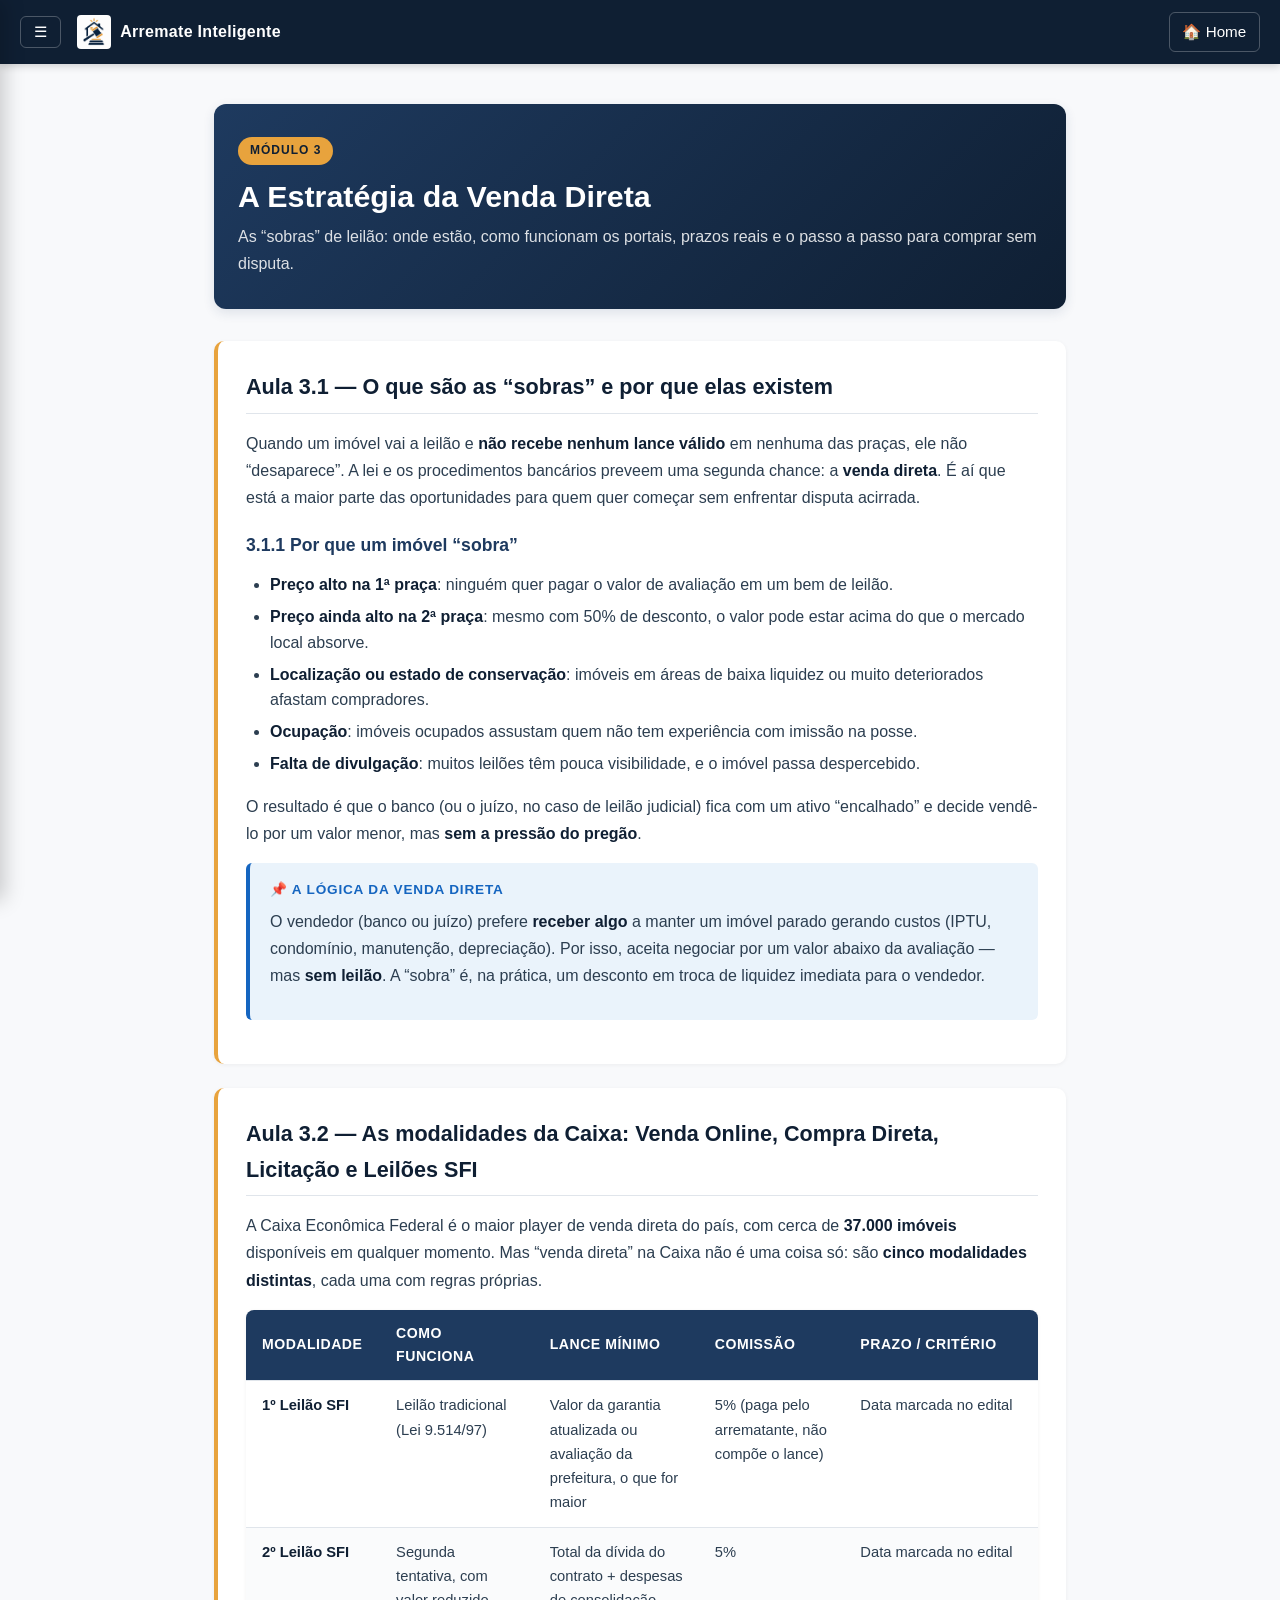
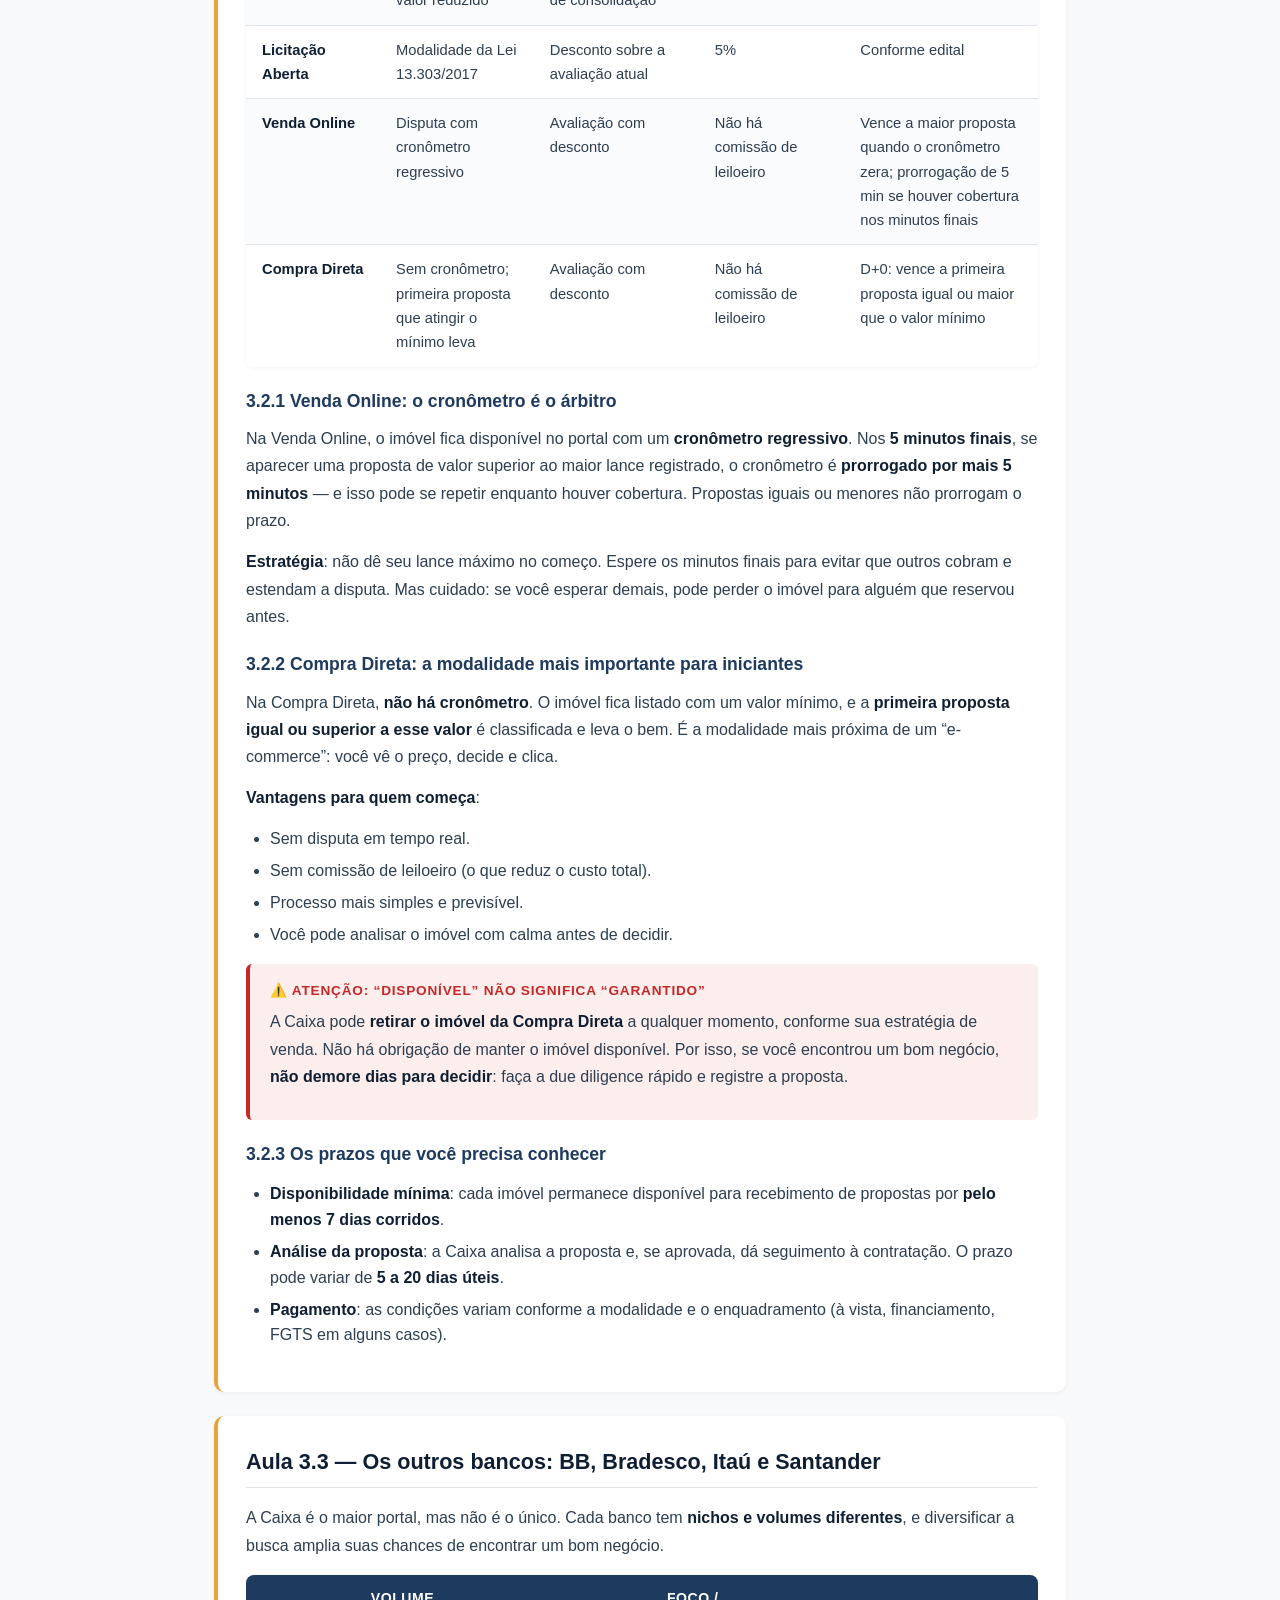
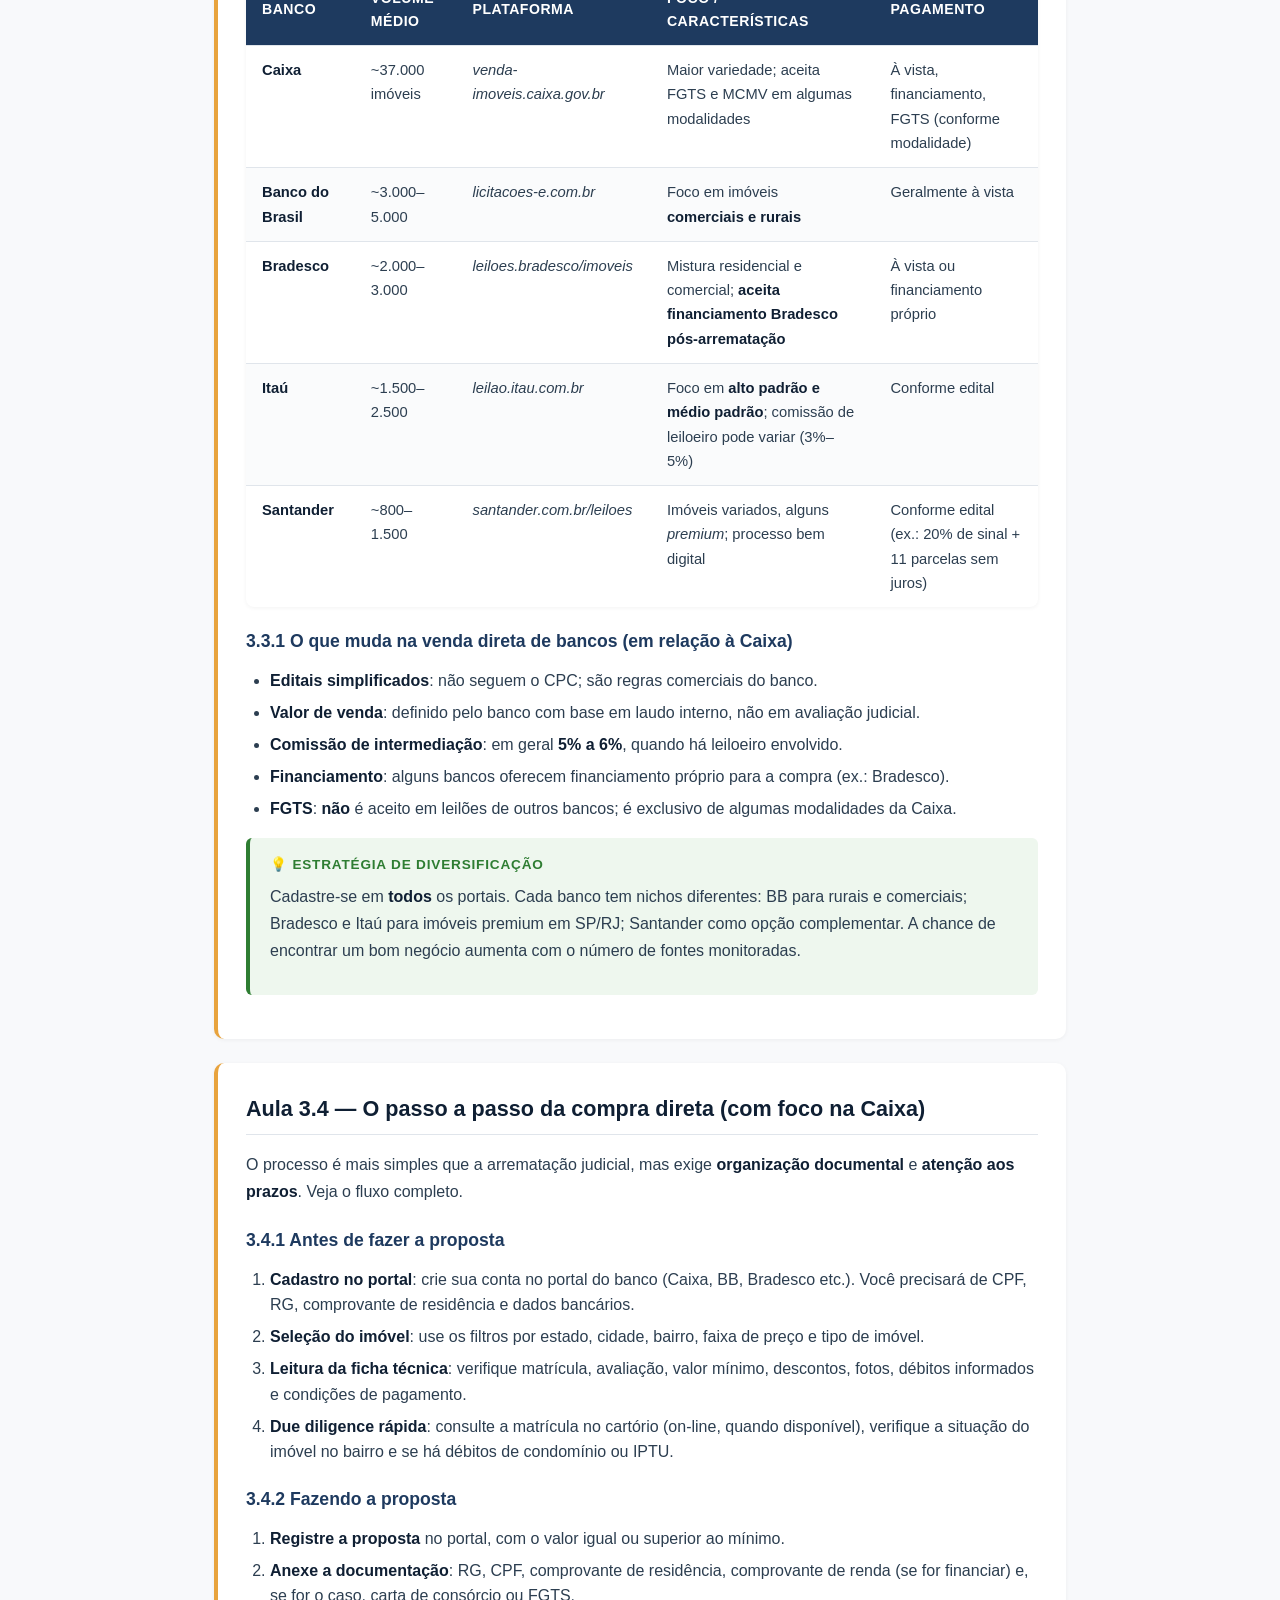
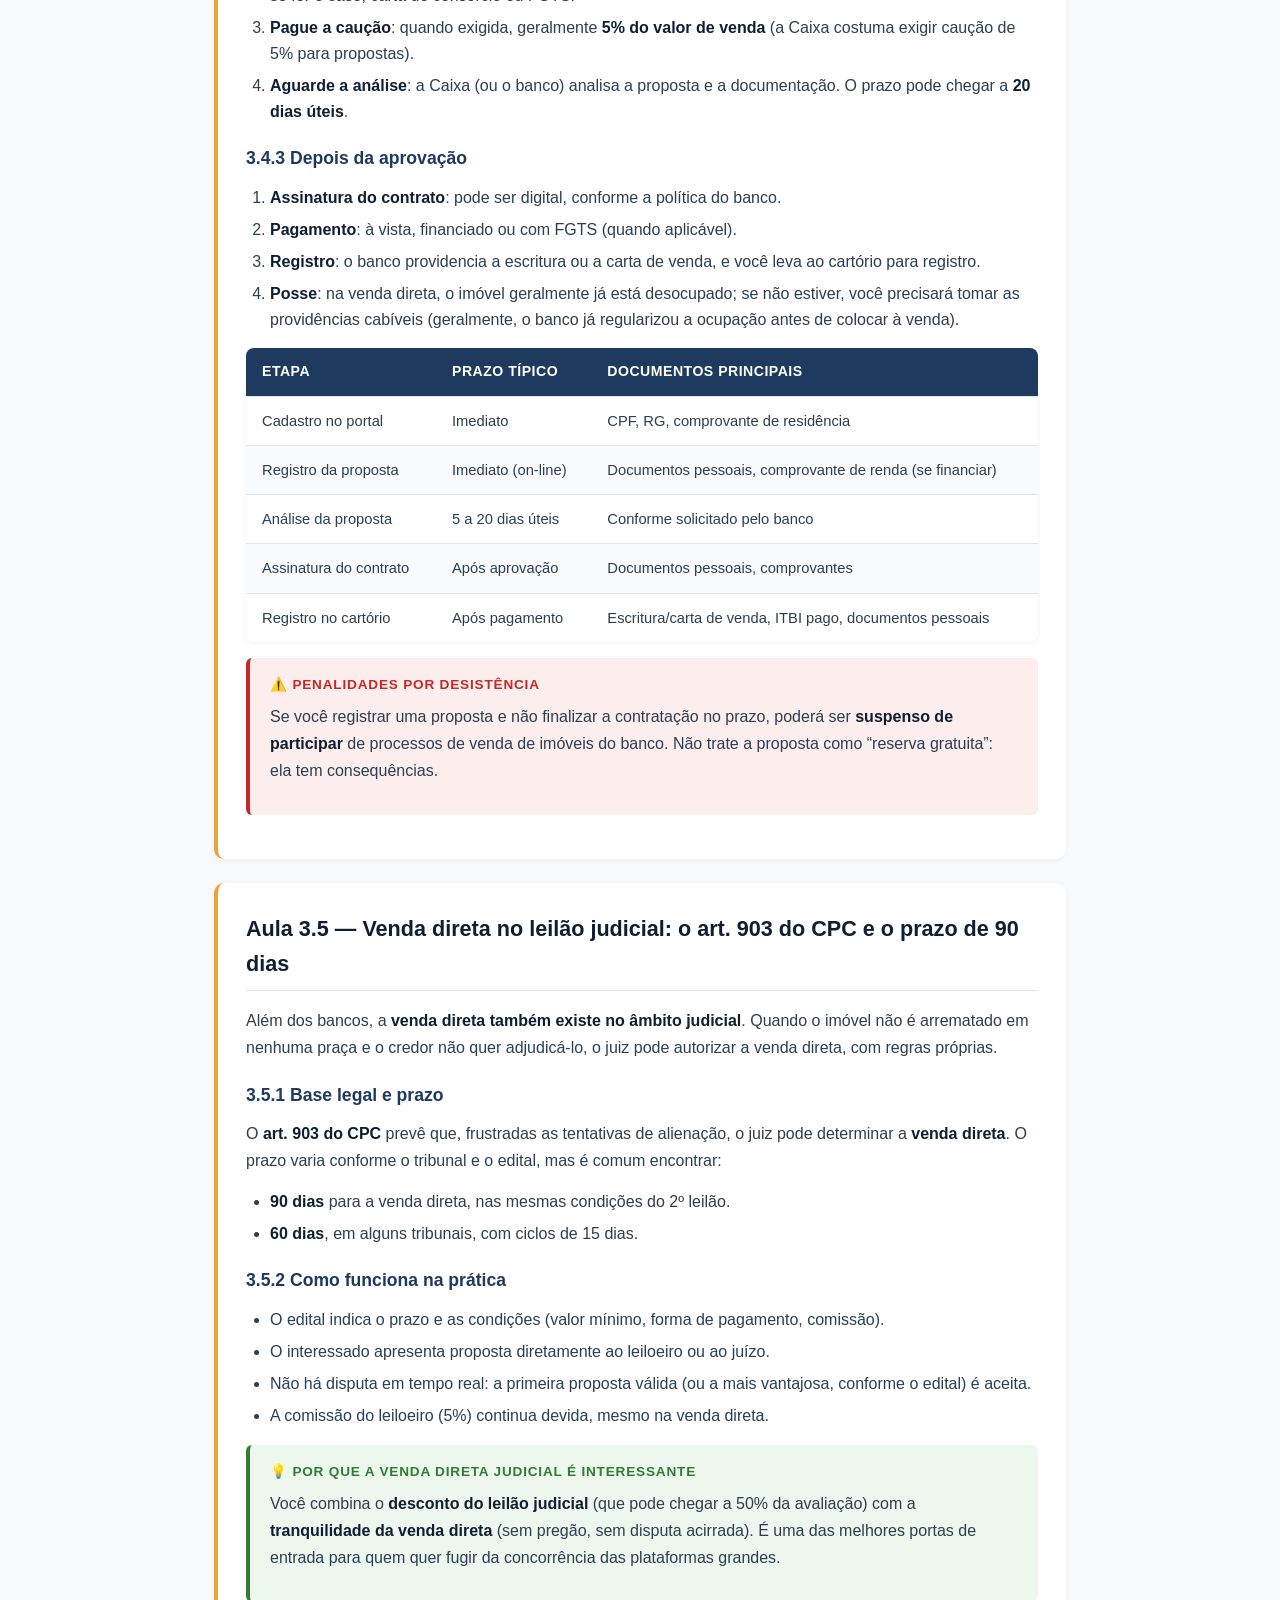
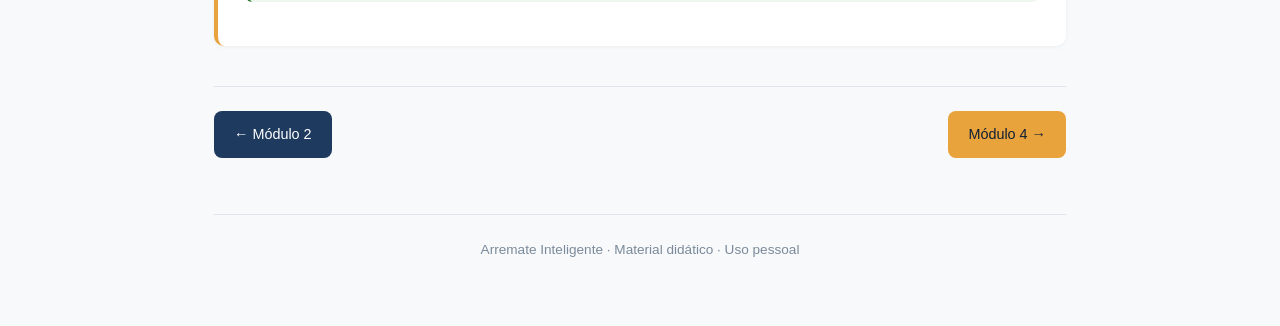
<file: modulo-3.html>
<!DOCTYPE html>
<html lang="pt-BR">
<head>
  <meta charset="UTF-8">
  <meta name="viewport" content="width=device-width, initial-scale=1.0">
  <meta name="description" content="Módulo 3 do Arremate Inteligente — Venda Direta de imóveis: modalidades, portais, prazos, documentação e riscos.">
  <title>Módulo 3 — A Estratégia da Venda Direta · Arremate Inteligente</title>
  <link rel="stylesheet" href="style.css">
</head>
<body>

  <header class="topbar">
    <button class="icon-btn" id="menuToggle" aria-label="Abrir menu lateral">☰</button>
    <div class="brand">
      <img src="logo.png" alt="Logo Arremate Inteligente" class="logo" onerror="this.style.display='none'">
      <span class="brand-name">Arremate Inteligente</span>
    </div>
    <a href="index.html" class="icon-btn home-btn" aria-label="Voltar ao início">🏠 Home</a>
  </header>

  <aside class="sidebar" id="sidebar" aria-label="Menu de módulos">
    <div class="sidebar-header">
      <img src="logo.png" alt="" class="sidebar-logo" onerror="this.style.display='none'">
      <span>Arremate Inteligente</span>
    </div>
    <nav class="sidebar-nav">
      <a href="index.html" class="nav-link">🏠 Início</a>
      <span class="nav-section">Módulos</span>
      <a href="modulo-1.html" class="nav-link">Módulo 1 — O Jogo da Arrematação</a>
      <a href="modulo-2.html" class="nav-link">Módulo 2 — Pagamento e Parcelamento</a>
      <a href="modulo-3.html" class="nav-link">Módulo 3 — A Estratégia da Venda Direta</a>
      <a href="modulo-4.html" class="nav-link">Módulo 4 — A Arrematação na Prática</a>
      <a href="modulo-5.html" class="nav-link">Módulo 5 — Análise e Due Diligence</a>
      <a href="modulo-6.html" class="nav-link">Módulo 6 — Pós-Arrematação e Flip</a>
      <a href="modulo-7.html" class="nav-link">Módulo 7 — Plano de Ação com Pouco Capital</a>
      <a href="modulo-8.html" class="nav-link">Módulo 8 — Modelo de Petição</a>
    </nav>
  </aside>

  <div class="sidebar-overlay" id="sidebarOverlay"></div>

  <main class="content">

    <header class="page-header">
      <span class="module-badge">Módulo 3</span>
      <h1>A Estratégia da Venda Direta</h1>
      <p>As “sobras” de leilão: onde estão, como funcionam os portais, prazos reais e o passo a passo para comprar sem disputa.</p>
    </header>

    <!-- AULA 3.1 -->
    <article class="lesson" id="aula-3-1">
      <h2>Aula 3.1 — O que são as “sobras” e por que elas existem</h2>

      <p>Quando um imóvel vai a leilão e <strong>não recebe nenhum lance válido</strong> em nenhuma das praças, ele não “desaparece”. A lei e os procedimentos bancários preveem uma segunda chance: a <strong>venda direta</strong>. É aí que está a maior parte das oportunidades para quem quer começar sem enfrentar disputa acirrada.</p>

      <h3>3.1.1 Por que um imóvel “sobra”</h3>
      <ul>
        <li><strong>Preço alto na 1ª praça</strong>: ninguém quer pagar o valor de avaliação em um bem de leilão.</li>
        <li><strong>Preço ainda alto na 2ª praça</strong>: mesmo com 50% de desconto, o valor pode estar acima do que o mercado local absorve.</li>
        <li><strong>Localização ou estado de conservação</strong>: imóveis em áreas de baixa liquidez ou muito deteriorados afastam compradores.</li>
        <li><strong>Ocupação</strong>: imóveis ocupados assustam quem não tem experiência com imissão na posse.</li>
        <li><strong>Falta de divulgação</strong>: muitos leilões têm pouca visibilidade, e o imóvel passa despercebido.</li>
      </ul>
      <p>O resultado é que o banco (ou o juízo, no caso de leilão judicial) fica com um ativo “encalhado” e decide vendê-lo por um valor menor, mas <strong>sem a pressão do pregão</strong>.</p>

      <div class="callout info">
        <div class="callout-title">📌 A lógica da venda direta</div>
        <p>O vendedor (banco ou juízo) prefere <strong>receber algo</strong> a manter um imóvel parado gerando custos (IPTU, condomínio, manutenção, depreciação). Por isso, aceita negociar por um valor abaixo da avaliação — mas <strong>sem leilão</strong>. A “sobra” é, na prática, um desconto em troca de liquidez imediata para o vendedor.</p>
      </div>
    </article>

    <!-- AULA 3.2 -->
    <article class="lesson" id="aula-3-2">
      <h2>Aula 3.2 — As modalidades da Caixa: Venda Online, Compra Direta, Licitação e Leilões SFI</h2>

      <p>A Caixa Econômica Federal é o maior player de venda direta do país, com cerca de <strong>37.000 imóveis</strong> disponíveis em qualquer momento. Mas “venda direta” na Caixa não é uma coisa só: são <strong>cinco modalidades distintas</strong>, cada uma com regras próprias.</p>

      <table class="data-table">
        <thead>
          <tr><th>Modalidade</th><th>Como funciona</th><th>Lance mínimo</th><th>Comissão</th><th>Prazo / Critério</th></tr>
        </thead>
        <tbody>
          <tr><td><strong>1º Leilão SFI</strong></td><td>Leilão tradicional (Lei 9.514/97)</td><td>Valor da garantia atualizada ou avaliação da prefeitura, o que for maior</td><td>5% (paga pelo arrematante, não compõe o lance)</td><td>Data marcada no edital</td></tr>
          <tr><td><strong>2º Leilão SFI</strong></td><td>Segunda tentativa, com valor reduzido</td><td>Total da dívida do contrato + despesas de consolidação</td><td>5%</td><td>Data marcada no edital</td></tr>
          <tr><td><strong>Licitação Aberta</strong></td><td>Modalidade da Lei 13.303/2017</td><td>Desconto sobre a avaliação atual</td><td>5%</td><td>Conforme edital</td></tr>
          <tr><td><strong>Venda Online</strong></td><td>Disputa com cronômetro regressivo</td><td>Avaliação com desconto</td><td>Não há comissão de leiloeiro</td><td>Vence a maior proposta quando o cronômetro zera; prorrogação de 5 min se houver cobertura nos minutos finais</td></tr>
          <tr><td><strong>Compra Direta</strong></td><td>Sem cronômetro; primeira proposta que atingir o mínimo leva</td><td>Avaliação com desconto</td><td>Não há comissão de leiloeiro</td><td>D+0: vence a primeira proposta igual ou maior que o valor mínimo</td></tr>
        </tbody>
      </table>

      <h3>3.2.1 Venda Online: o cronômetro é o árbitro</h3>
      <p>Na Venda Online, o imóvel fica disponível no portal com um <strong>cronômetro regressivo</strong>. Nos <strong>5 minutos finais</strong>, se aparecer uma proposta de valor superior ao maior lance registrado, o cronômetro é <strong>prorrogado por mais 5 minutos</strong> — e isso pode se repetir enquanto houver cobertura. Propostas iguais ou menores não prorrogam o prazo.</p>
      <p><strong>Estratégia</strong>: não dê seu lance máximo no começo. Espere os minutos finais para evitar que outros cobram e estendam a disputa. Mas cuidado: se você esperar demais, pode perder o imóvel para alguém que reservou antes.</p>

      <h3>3.2.2 Compra Direta: a modalidade mais importante para iniciantes</h3>
      <p>Na Compra Direta, <strong>não há cronômetro</strong>. O imóvel fica listado com um valor mínimo, e a <strong>primeira proposta igual ou superior a esse valor</strong> é classificada e leva o bem. É a modalidade mais próxima de um “e-commerce”: você vê o preço, decide e clica.</p>
      <p><strong>Vantagens para quem começa</strong>:</p>
      <ul>
        <li>Sem disputa em tempo real.</li>
        <li>Sem comissão de leiloeiro (o que reduz o custo total).</li>
        <li>Processo mais simples e previsível.</li>
        <li>Você pode analisar o imóvel com calma antes de decidir.</li>
      </ul>

      <div class="callout warning">
        <div class="callout-title">⚠️ Atenção: “disponível” não significa “garantido”</div>
        <p>A Caixa pode <strong>retirar o imóvel da Compra Direta</strong> a qualquer momento, conforme sua estratégia de venda. Não há obrigação de manter o imóvel disponível. Por isso, se você encontrou um bom negócio, <strong>não demore dias para decidir</strong>: faça a due diligence rápido e registre a proposta.</p>
      </div>

      <h3>3.2.3 Os prazos que você precisa conhecer</h3>
      <ul>
        <li><strong>Disponibilidade mínima</strong>: cada imóvel permanece disponível para recebimento de propostas por <strong>pelo menos 7 dias corridos</strong>.</li>
        <li><strong>Análise da proposta</strong>: a Caixa analisa a proposta e, se aprovada, dá seguimento à contratação. O prazo pode variar de <strong>5 a 20 dias úteis</strong>.</li>
        <li><strong>Pagamento</strong>: as condições variam conforme a modalidade e o enquadramento (à vista, financiamento, FGTS em alguns casos).</li>
      </ul>
    </article>

    <!-- AULA 3.3 -->
    <article class="lesson" id="aula-3-3">
      <h2>Aula 3.3 — Os outros bancos: BB, Bradesco, Itaú e Santander</h2>

      <p>A Caixa é o maior portal, mas não é o único. Cada banco tem <strong>nichos e volumes diferentes</strong>, e diversificar a busca amplia suas chances de encontrar um bom negócio.</p>

      <table class="data-table">
        <thead>
          <tr><th>Banco</th><th>Volume médio</th><th>Plataforma</th><th>Foco / Características</th><th>Pagamento</th></tr>
        </thead>
        <tbody>
          <tr><td><strong>Caixa</strong></td><td>~37.000 imóveis</td><td><em>venda-imoveis.caixa.gov.br</em></td><td>Maior variedade; aceita FGTS e MCMV em algumas modalidades</td><td>À vista, financiamento, FGTS (conforme modalidade)</td></tr>
          <tr><td><strong>Banco do Brasil</strong></td><td>~3.000–5.000</td><td><em>licitacoes-e.com.br</em></td><td>Foco em imóveis <strong>comerciais e rurais</strong></td><td>Geralmente à vista</td></tr>
          <tr><td><strong>Bradesco</strong></td><td>~2.000–3.000</td><td><em>leiloes.bradesco/imoveis</em></td><td>Mistura residencial e comercial; <strong>aceita financiamento Bradesco pós-arrematação</strong></td><td>À vista ou financiamento próprio</td></tr>
          <tr><td><strong>Itaú</strong></td><td>~1.500–2.500</td><td><em>leilao.itau.com.br</em></td><td>Foco em <strong>alto padrão e médio padrão</strong>; comissão de leiloeiro pode variar (3%–5%)</td><td>Conforme edital</td></tr>
          <tr><td><strong>Santander</strong></td><td>~800–1.500</td><td><em>santander.com.br/leiloes</em></td><td>Imóveis variados, alguns <em>premium</em>; processo bem digital</td><td>Conforme edital (ex.: 20% de sinal + 11 parcelas sem juros)</td></tr>
        </tbody>
      </table>

      <h3>3.3.1 O que muda na venda direta de bancos (em relação à Caixa)</h3>
      <ul>
        <li><strong>Editais simplificados</strong>: não seguem o CPC; são regras comerciais do banco.</li>
        <li><strong>Valor de venda</strong>: definido pelo banco com base em laudo interno, não em avaliação judicial.</li>
        <li><strong>Comissão de intermediação</strong>: em geral <strong>5% a 6%</strong>, quando há leiloeiro envolvido.</li>
        <li><strong>Financiamento</strong>: alguns bancos oferecem financiamento próprio para a compra (ex.: Bradesco).</li>
        <li><strong>FGTS</strong>: <strong>não</strong> é aceito em leilões de outros bancos; é exclusivo de algumas modalidades da Caixa.</li>
      </ul>

      <div class="callout tip">
        <div class="callout-title">💡 Estratégia de diversificação</div>
        <p>Cadastre-se em <strong>todos</strong> os portais. Cada banco tem nichos diferentes: BB para rurais e comerciais; Bradesco e Itaú para imóveis premium em SP/RJ; Santander como opção complementar. A chance de encontrar um bom negócio aumenta com o número de fontes monitoradas.</p>
      </div>
    </article>

    <!-- AULA 3.4 -->
    <article class="lesson" id="aula-3-4">
      <h2>Aula 3.4 — O passo a passo da compra direta (com foco na Caixa)</h2>

      <p>O processo é mais simples que a arrematação judicial, mas exige <strong>organização documental</strong> e <strong>atenção aos prazos</strong>. Veja o fluxo completo.</p>

      <h3>3.4.1 Antes de fazer a proposta</h3>
      <ol>
        <li><strong>Cadastro no portal</strong>: crie sua conta no portal do banco (Caixa, BB, Bradesco etc.). Você precisará de CPF, RG, comprovante de residência e dados bancários.</li>
        <li><strong>Seleção do imóvel</strong>: use os filtros por estado, cidade, bairro, faixa de preço e tipo de imóvel.</li>
        <li><strong>Leitura da ficha técnica</strong>: verifique matrícula, avaliação, valor mínimo, descontos, fotos, débitos informados e condições de pagamento.</li>
        <li><strong>Due diligence rápida</strong>: consulte a matrícula no cartório (on-line, quando disponível), verifique a situação do imóvel no bairro e se há débitos de condomínio ou IPTU.</li>
      </ol>

      <h3>3.4.2 Fazendo a proposta</h3>
      <ol>
        <li><strong>Registre a proposta</strong> no portal, com o valor igual ou superior ao mínimo.</li>
        <li><strong>Anexe a documentação</strong>: RG, CPF, comprovante de residência, comprovante de renda (se for financiar) e, se for o caso, carta de consórcio ou FGTS.</li>
        <li><strong>Pague a caução</strong>: quando exigida, geralmente <strong>5% do valor de venda</strong> (a Caixa costuma exigir caução de 5% para propostas).</li>
        <li><strong>Aguarde a análise</strong>: a Caixa (ou o banco) analisa a proposta e a documentação. O prazo pode chegar a <strong>20 dias úteis</strong>.</li>
      </ol>

      <h3>3.4.3 Depois da aprovação</h3>
      <ol>
        <li><strong>Assinatura do contrato</strong>: pode ser digital, conforme a política do banco.</li>
        <li><strong>Pagamento</strong>: à vista, financiado ou com FGTS (quando aplicável).</li>
        <li><strong>Registro</strong>: o banco providencia a escritura ou a carta de venda, e você leva ao cartório para registro.</li>
        <li><strong>Posse</strong>: na venda direta, o imóvel geralmente já está desocupado; se não estiver, você precisará tomar as providências cabíveis (geralmente, o banco já regularizou a ocupação antes de colocar à venda).</li>
      </ol>

      <table class="data-table">
        <thead>
          <tr><th>Etapa</th><th>Prazo típico</th><th>Documentos principais</th></tr>
        </thead>
        <tbody>
          <tr><td>Cadastro no portal</td><td>Imediato</td><td>CPF, RG, comprovante de residência</td></tr>
          <tr><td>Registro da proposta</td><td>Imediato (on-line)</td><td>Documentos pessoais, comprovante de renda (se financiar)</td></tr>
          <tr><td>Análise da proposta</td><td>5 a 20 dias úteis</td><td>Conforme solicitado pelo banco</td></tr>
          <tr><td>Assinatura do contrato</td><td>Após aprovação</td><td>Documentos pessoais, comprovantes</td></tr>
          <tr><td>Registro no cartório</td><td>Após pagamento</td><td>Escritura/carta de venda, ITBI pago, documentos pessoais</td></tr>
        </tbody>
      </table>

      <div class="callout warning">
        <div class="callout-title">⚠️ Penalidades por desistência</div>
        <p>Se você registrar uma proposta e não finalizar a contratação no prazo, poderá ser <strong>suspenso de participar</strong> de processos de venda de imóveis do banco. Não trate a proposta como “reserva gratuita”: ela tem consequências.</p>
      </div>
    </article>

    <!-- AULA 3.5 -->
    <article class="lesson" id="aula-3-5">
      <h2>Aula 3.5 — Venda direta no leilão judicial: o art. 903 do CPC e o prazo de 90 dias</h2>

      <p>Além dos bancos, a <strong>venda direta também existe no âmbito judicial</strong>. Quando o imóvel não é arrematado em nenhuma praça e o credor não quer adjudicá-lo, o juiz pode autorizar a venda direta, com regras próprias.</p>

      <h3>3.5.1 Base legal e prazo</h3>
      <p>O <strong>art. 903 do CPC</strong> prevê que, frustradas as tentativas de alienação, o juiz pode determinar a <strong>venda direta</strong>. O prazo varia conforme o tribunal e o edital, mas é comum encontrar:</p>
      <ul>
        <li><strong>90 dias</strong> para a venda direta, nas mesmas condições do 2º leilão.</li>
        <li><strong>60 dias</strong>, em alguns tribunais, com ciclos de 15 dias.</li>
      </ul>

      <h3>3.5.2 Como funciona na prática</h3>
      <ul>
        <li>O edital indica o prazo e as condições (valor mínimo, forma de pagamento, comissão).</li>
        <li>O interessado apresenta proposta diretamente ao leiloeiro ou ao juízo.</li>
        <li>Não há disputa em tempo real: a primeira proposta válida (ou a mais vantajosa, conforme o edital) é aceita.</li>
        <li>A comissão do leiloeiro (5%) continua devida, mesmo na venda direta.</li>
      </ul>

      <div class="callout tip">
        <div class="callout-title">💡 Por que a venda direta judicial é interessante</div>
        <p>Você combina o <strong>desconto do leilão judicial</strong> (que pode chegar a 50% da avaliação) com a <strong>tranquilidade da venda direta</strong> (sem pregão, sem disputa acirrada). É uma das melhores portas de entrada para quem quer fugir da concorrência das plataformas grandes.</p>
      </div>
    </article>

    <nav class="pager" aria-label="Navegação entre módulos">
      <a href="modulo-2.html" class="prev">← Módulo 2</a>
      <a href="modulo-4.html" class="next">Módulo 4 →</a>
    </nav>

    <footer class="footer">
      <p>Arremate Inteligente · Material didático · Uso pessoal</p>
    </footer>

  </main>

  <script src="script.js"></script>
</body>
</html>
</file>
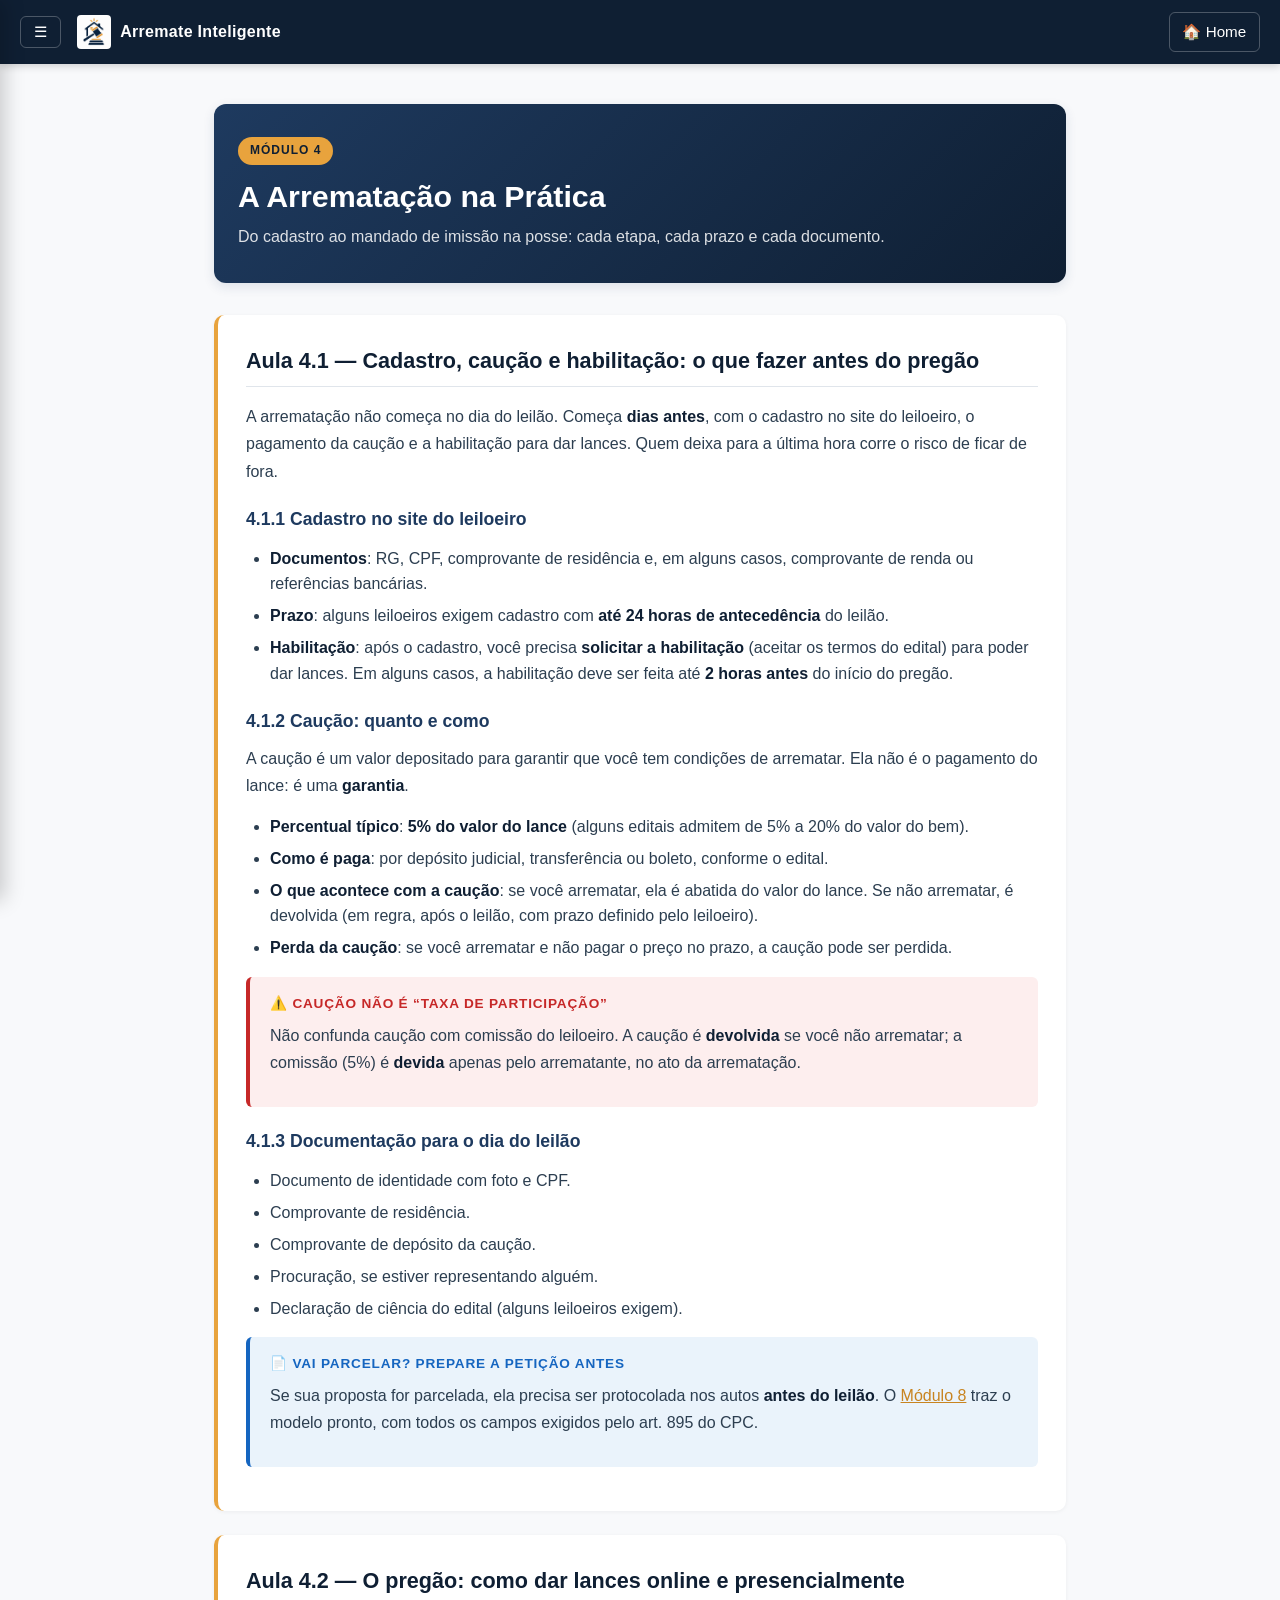
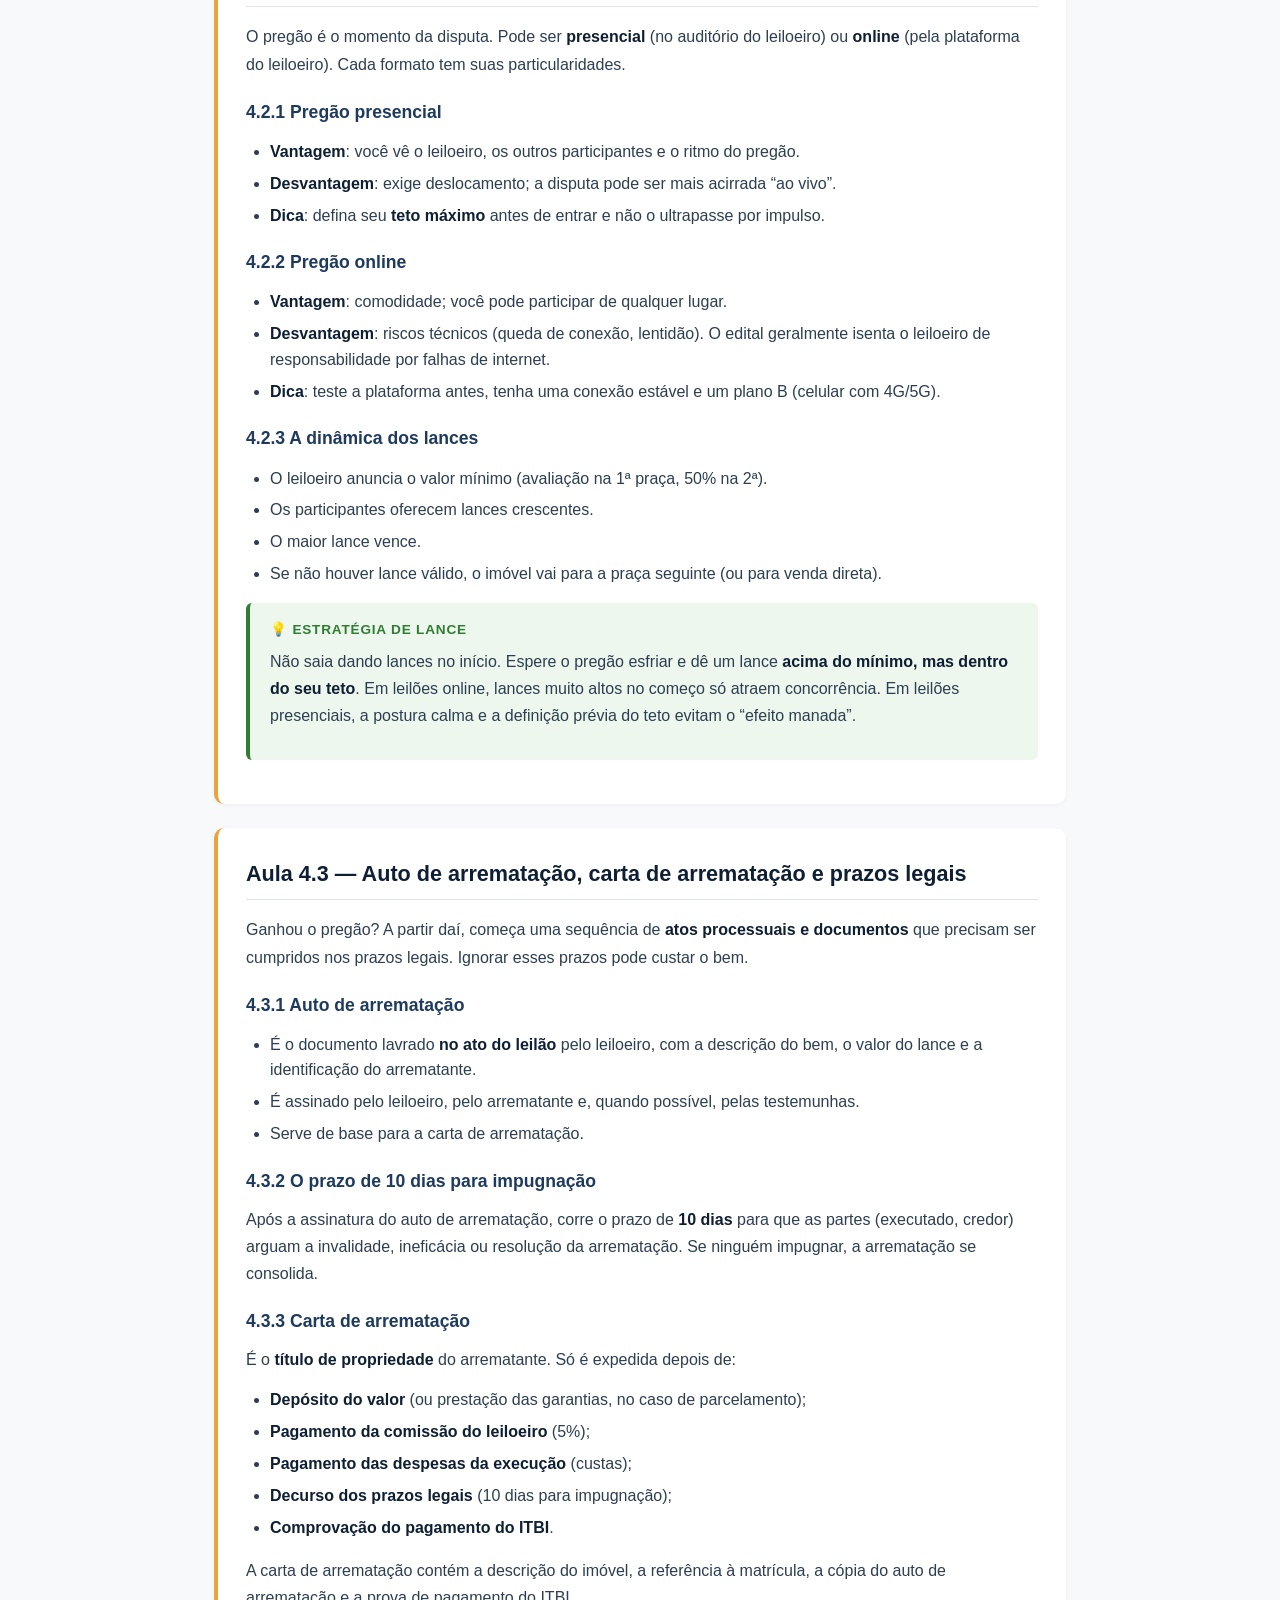
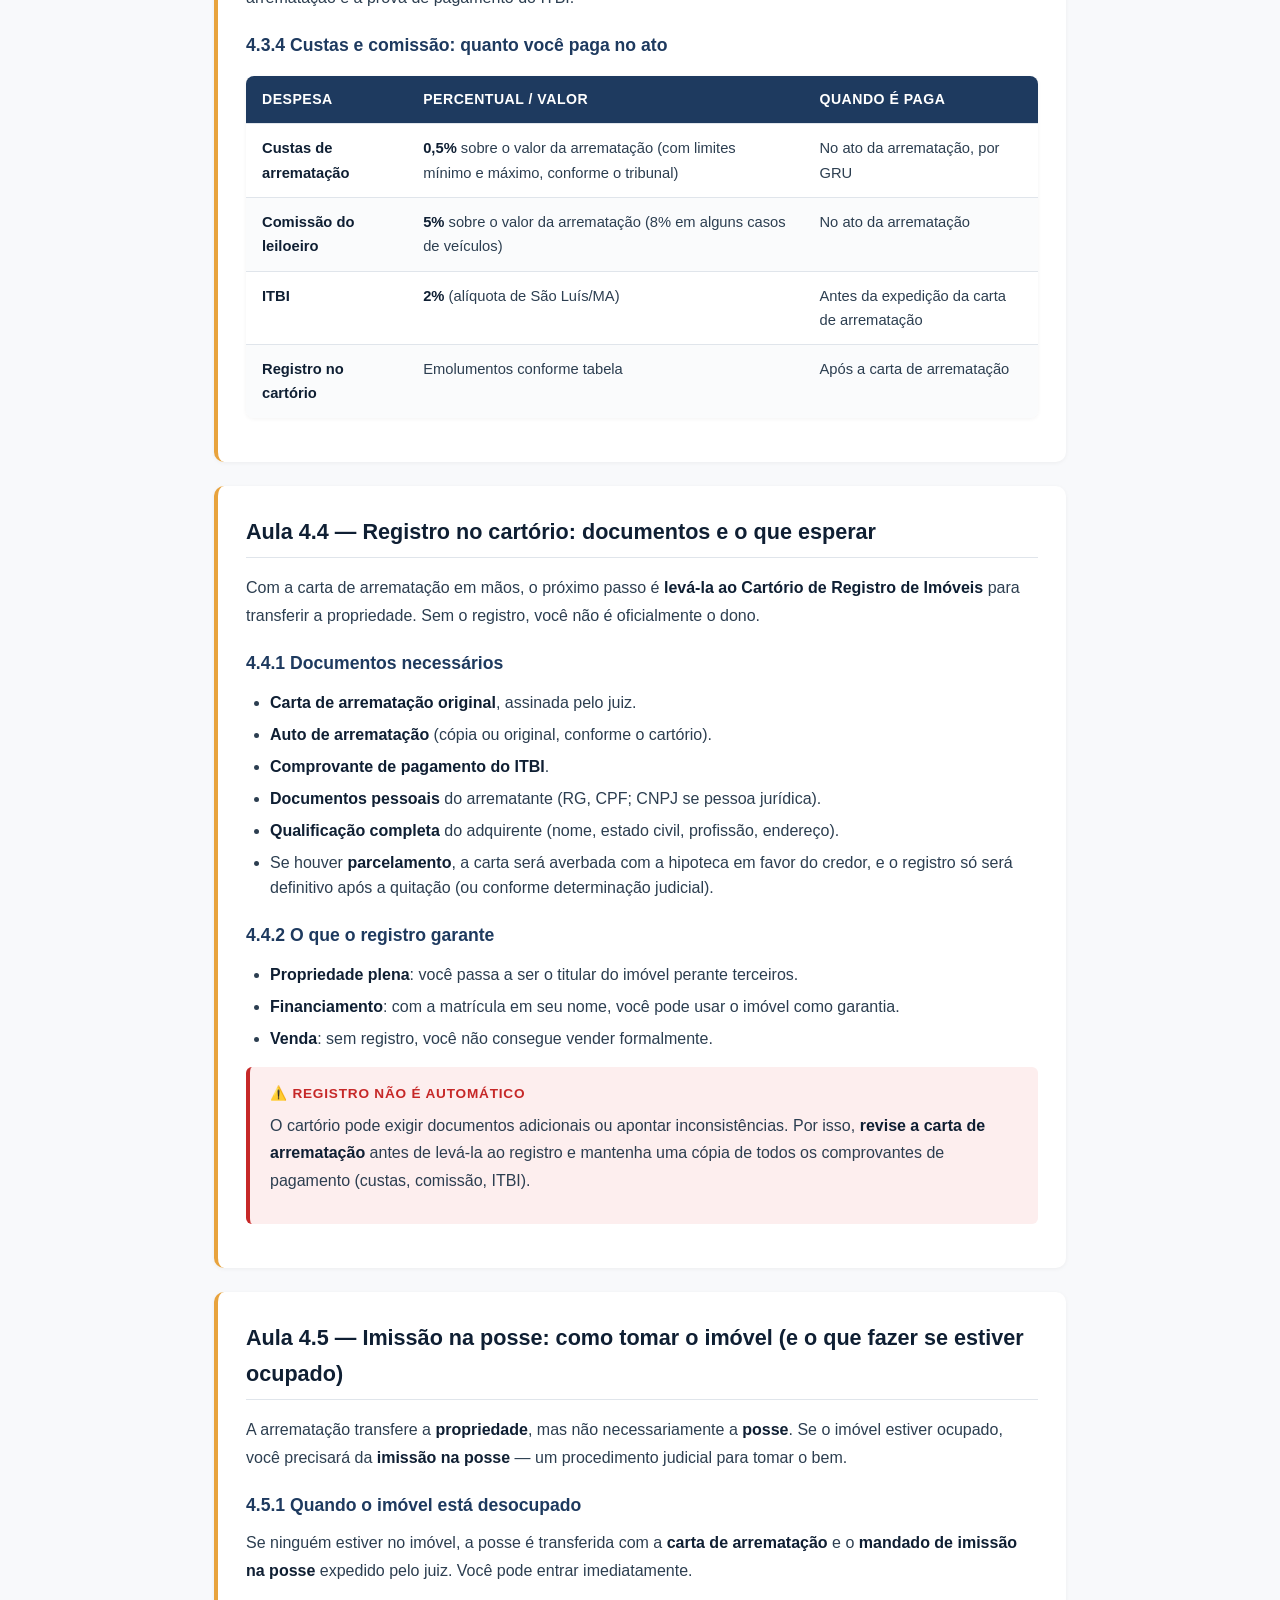
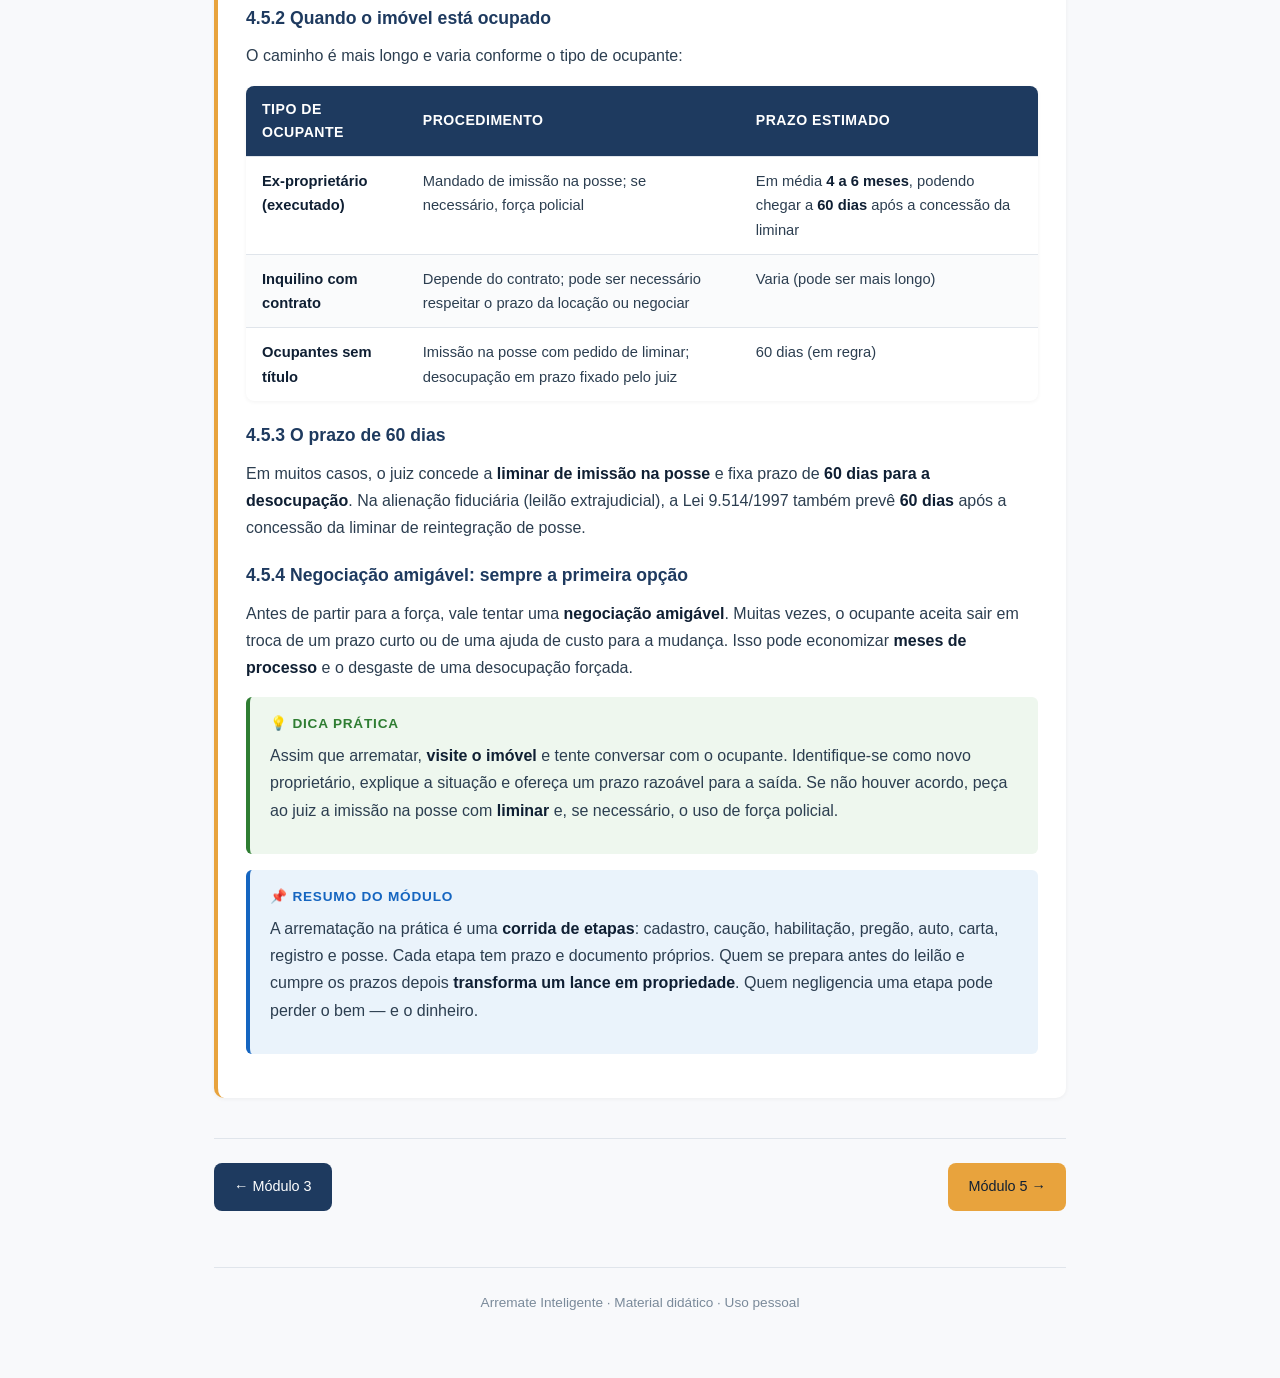
<file: modulo-4.html>
<!DOCTYPE html>
<html lang="pt-BR">
<head>
  <meta charset="UTF-8">
  <meta name="viewport" content="width=device-width, initial-scale=1.0">
  <meta name="description" content="Módulo 4 do Arremate Inteligente — Cadastro, caução, habilitação, pregão, auto de arrematação, carta, registro e imissão na posse.">
  <title>Módulo 4 — A Arrematação na Prática · Arremate Inteligente</title>
  <link rel="stylesheet" href="style.css">
</head>
<body>

  <header class="topbar">
    <button class="icon-btn" id="menuToggle" aria-label="Abrir menu lateral">☰</button>
    <div class="brand">
      <img src="logo.png" alt="Logo Arremate Inteligente" class="logo" onerror="this.style.display='none'">
      <span class="brand-name">Arremate Inteligente</span>
    </div>
    <a href="index.html" class="icon-btn home-btn" aria-label="Voltar ao início">🏠 Home</a>
  </header>

  <aside class="sidebar" id="sidebar" aria-label="Menu de módulos">
    <div class="sidebar-header">
      <img src="logo.png" alt="" class="sidebar-logo" onerror="this.style.display='none'">
      <span>Arremate Inteligente</span>
    </div>
    <nav class="sidebar-nav">
      <a href="index.html" class="nav-link">🏠 Início</a>
      <span class="nav-section">Módulos</span>
      <a href="modulo-1.html" class="nav-link">Módulo 1 — O Jogo da Arrematação</a>
      <a href="modulo-2.html" class="nav-link">Módulo 2 — Pagamento e Parcelamento</a>
      <a href="modulo-3.html" class="nav-link">Módulo 3 — A Estratégia da Venda Direta</a>
      <a href="modulo-4.html" class="nav-link">Módulo 4 — A Arrematação na Prática</a>
      <a href="modulo-5.html" class="nav-link">Módulo 5 — Análise e Due Diligence</a>
      <a href="modulo-6.html" class="nav-link">Módulo 6 — Pós-Arrematação e Flip</a>
      <a href="modulo-7.html" class="nav-link">Módulo 7 — Plano de Ação com Pouco Capital</a>
      <a href="modulo-8.html" class="nav-link">Módulo 8 — Modelo de Petição</a>
    </nav>
  </aside>

  <div class="sidebar-overlay" id="sidebarOverlay"></div>

  <main class="content">

    <header class="page-header">
      <span class="module-badge">Módulo 4</span>
      <h1>A Arrematação na Prática</h1>
      <p>Do cadastro ao mandado de imissão na posse: cada etapa, cada prazo e cada documento.</p>
    </header>

    <!-- AULA 4.1 -->
    <article class="lesson" id="aula-4-1">
      <h2>Aula 4.1 — Cadastro, caução e habilitação: o que fazer antes do pregão</h2>

      <p>A arrematação não começa no dia do leilão. Começa <strong>dias antes</strong>, com o cadastro no site do leiloeiro, o pagamento da caução e a habilitação para dar lances. Quem deixa para a última hora corre o risco de ficar de fora.</p>

      <h3>4.1.1 Cadastro no site do leiloeiro</h3>
      <ul>
        <li><strong>Documentos</strong>: RG, CPF, comprovante de residência e, em alguns casos, comprovante de renda ou referências bancárias.</li>
        <li><strong>Prazo</strong>: alguns leiloeiros exigem cadastro com <strong>até 24 horas de antecedência</strong> do leilão.</li>
        <li><strong>Habilitação</strong>: após o cadastro, você precisa <strong>solicitar a habilitação</strong> (aceitar os termos do edital) para poder dar lances. Em alguns casos, a habilitação deve ser feita até <strong>2 horas antes</strong> do início do pregão.</li>
      </ul>

      <h3>4.1.2 Caução: quanto e como</h3>
      <p>A caução é um valor depositado para garantir que você tem condições de arrematar. Ela não é o pagamento do lance: é uma <strong>garantia</strong>.</p>
      <ul>
        <li><strong>Percentual típico</strong>: <strong>5% do valor do lance</strong> (alguns editais admitem de 5% a 20% do valor do bem).</li>
        <li><strong>Como é paga</strong>: por depósito judicial, transferência ou boleto, conforme o edital.</li>
        <li><strong>O que acontece com a caução</strong>: se você arrematar, ela é abatida do valor do lance. Se não arrematar, é devolvida (em regra, após o leilão, com prazo definido pelo leiloeiro).</li>
        <li><strong>Perda da caução</strong>: se você arrematar e não pagar o preço no prazo, a caução pode ser perdida.</li>
      </ul>

      <div class="callout warning">
        <div class="callout-title">⚠️ Caução não é “taxa de participação”</div>
        <p>Não confunda caução com comissão do leiloeiro. A caução é <strong>devolvida</strong> se você não arrematar; a comissão (5%) é <strong>devida</strong> apenas pelo arrematante, no ato da arrematação.</p>
      </div>

      <h3>4.1.3 Documentação para o dia do leilão</h3>
      <ul>
        <li>Documento de identidade com foto e CPF.</li>
        <li>Comprovante de residência.</li>
        <li>Comprovante de depósito da caução.</li>
        <li>Procuração, se estiver representando alguém.</li>
        <li>Declaração de ciência do edital (alguns leiloeiros exigem).</li>
      </ul>

      <div class="callout info">
        <div class="callout-title">📄 Vai parcelar? Prepare a petição antes</div>
        <p>Se sua proposta for parcelada, ela precisa ser protocolada nos autos <strong>antes do leilão</strong>. O <a href="modulo-8.html">Módulo 8</a> traz o modelo pronto, com todos os campos exigidos pelo art. 895 do CPC.</p>
      </div>

    </article>

    <!-- AULA 4.2 -->
    <article class="lesson" id="aula-4-2">
      <h2>Aula 4.2 — O pregão: como dar lances online e presencialmente</h2>

      <p>O pregão é o momento da disputa. Pode ser <strong>presencial</strong> (no auditório do leiloeiro) ou <strong>online</strong> (pela plataforma do leiloeiro). Cada formato tem suas particularidades.</p>

      <h3>4.2.1 Pregão presencial</h3>
      <ul>
        <li><strong>Vantagem</strong>: você vê o leiloeiro, os outros participantes e o ritmo do pregão.</li>
        <li><strong>Desvantagem</strong>: exige deslocamento; a disputa pode ser mais acirrada “ao vivo”.</li>
        <li><strong>Dica</strong>: defina seu <strong>teto máximo</strong> antes de entrar e não o ultrapasse por impulso.</li>
      </ul>

      <h3>4.2.2 Pregão online</h3>
      <ul>
        <li><strong>Vantagem</strong>: comodidade; você pode participar de qualquer lugar.</li>
        <li><strong>Desvantagem</strong>: riscos técnicos (queda de conexão, lentidão). O edital geralmente isenta o leiloeiro de responsabilidade por falhas de internet.</li>
        <li><strong>Dica</strong>: teste a plataforma antes, tenha uma conexão estável e um plano B (celular com 4G/5G).</li>
      </ul>

      <h3>4.2.3 A dinâmica dos lances</h3>
      <ul>
        <li>O leiloeiro anuncia o valor mínimo (avaliação na 1ª praça, 50% na 2ª).</li>
        <li>Os participantes oferecem lances crescentes.</li>
        <li>O maior lance vence.</li>
        <li>Se não houver lance válido, o imóvel vai para a praça seguinte (ou para venda direta).</li>
      </ul>

      <div class="callout tip">
        <div class="callout-title">💡 Estratégia de lance</div>
        <p>Não saia dando lances no início. Espere o pregão esfriar e dê um lance <strong>acima do mínimo, mas dentro do seu teto</strong>. Em leilões online, lances muito altos no começo só atraem concorrência. Em leilões presenciais, a postura calma e a definição prévia do teto evitam o “efeito manada”.</p>
      </div>
    </article>

    <!-- AULA 4.3 -->
    <article class="lesson" id="aula-4-3">
      <h2>Aula 4.3 — Auto de arrematação, carta de arrematação e prazos legais</h2>

      <p>Ganhou o pregão? A partir daí, começa uma sequência de <strong>atos processuais e documentos</strong> que precisam ser cumpridos nos prazos legais. Ignorar esses prazos pode custar o bem.</p>

      <h3>4.3.1 Auto de arrematação</h3>
      <ul>
        <li>É o documento lavrado <strong>no ato do leilão</strong> pelo leiloeiro, com a descrição do bem, o valor do lance e a identificação do arrematante.</li>
        <li>É assinado pelo leiloeiro, pelo arrematante e, quando possível, pelas testemunhas.</li>
        <li>Serve de base para a carta de arrematação.</li>
      </ul>

      <h3>4.3.2 O prazo de 10 dias para impugnação</h3>
      <p>Após a assinatura do auto de arrematação, corre o prazo de <strong>10 dias</strong> para que as partes (executado, credor) arguam a invalidade, ineficácia ou resolução da arrematação. Se ninguém impugnar, a arrematação se consolida.</p>

      <h3>4.3.3 Carta de arrematação</h3>
      <p>É o <strong>título de propriedade</strong> do arrematante. Só é expedida depois de:</p>
      <ul>
        <li><strong>Depósito do valor</strong> (ou prestação das garantias, no caso de parcelamento);</li>
        <li><strong>Pagamento da comissão do leiloeiro</strong> (5%);</li>
        <li><strong>Pagamento das despesas da execução</strong> (custas);</li>
        <li><strong>Decurso dos prazos legais</strong> (10 dias para impugnação);</li>
        <li><strong>Comprovação do pagamento do ITBI</strong>.</li>
      </ul>
      <p>A carta de arrematação contém a descrição do imóvel, a referência à matrícula, a cópia do auto de arrematação e a prova de pagamento do ITBI.</p>

      <h3>4.3.4 Custas e comissão: quanto você paga no ato</h3>
      <table class="data-table">
        <thead>
          <tr><th>Despesa</th><th>Percentual / Valor</th><th>Quando é paga</th></tr>
        </thead>
        <tbody>
          <tr><td><strong>Custas de arrematação</strong></td><td><strong>0,5%</strong> sobre o valor da arrematação (com limites mínimo e máximo, conforme o tribunal)</td><td>No ato da arrematação, por GRU</td></tr>
          <tr><td><strong>Comissão do leiloeiro</strong></td><td><strong>5%</strong> sobre o valor da arrematação (8% em alguns casos de veículos)</td><td>No ato da arrematação</td></tr>
          <tr><td><strong>ITBI</strong></td><td><strong>2%</strong> (alíquota de São Luís/MA)</td><td>Antes da expedição da carta de arrematação</td></tr>
          <tr><td><strong>Registro no cartório</strong></td><td>Emolumentos conforme tabela</td><td>Após a carta de arrematação</td></tr>
        </tbody>
      </table>
    </article>

    <!-- AULA 4.4 -->
    <article class="lesson" id="aula-4-4">
      <h2>Aula 4.4 — Registro no cartório: documentos e o que esperar</h2>

      <p>Com a carta de arrematação em mãos, o próximo passo é <strong>levá-la ao Cartório de Registro de Imóveis</strong> para transferir a propriedade. Sem o registro, você não é oficialmente o dono.</p>

      <h3>4.4.1 Documentos necessários</h3>
      <ul>
        <li><strong>Carta de arrematação original</strong>, assinada pelo juiz.</li>
        <li><strong>Auto de arrematação</strong> (cópia ou original, conforme o cartório).</li>
        <li><strong>Comprovante de pagamento do ITBI</strong>.</li>
        <li><strong>Documentos pessoais</strong> do arrematante (RG, CPF; CNPJ se pessoa jurídica).</li>
        <li><strong>Qualificação completa</strong> do adquirente (nome, estado civil, profissão, endereço).</li>
        <li>Se houver <strong>parcelamento</strong>, a carta será averbada com a hipoteca em favor do credor, e o registro só será definitivo após a quitação (ou conforme determinação judicial).</li>
      </ul>

      <h3>4.4.2 O que o registro garante</h3>
      <ul>
        <li><strong>Propriedade plena</strong>: você passa a ser o titular do imóvel perante terceiros.</li>
        <li><strong>Financiamento</strong>: com a matrícula em seu nome, você pode usar o imóvel como garantia.</li>
        <li><strong>Venda</strong>: sem registro, você não consegue vender formalmente.</li>
      </ul>

      <div class="callout warning">
        <div class="callout-title">⚠️ Registro não é automático</div>
        <p>O cartório pode exigir documentos adicionais ou apontar inconsistências. Por isso, <strong>revise a carta de arrematação</strong> antes de levá-la ao registro e mantenha uma cópia de todos os comprovantes de pagamento (custas, comissão, ITBI).</p>
      </div>
    </article>

    <!-- AULA 4.5 -->
    <article class="lesson" id="aula-4-5">
      <h2>Aula 4.5 — Imissão na posse: como tomar o imóvel (e o que fazer se estiver ocupado)</h2>

      <p>A arrematação transfere a <strong>propriedade</strong>, mas não necessariamente a <strong>posse</strong>. Se o imóvel estiver ocupado, você precisará da <strong>imissão na posse</strong> — um procedimento judicial para tomar o bem.</p>

      <h3>4.5.1 Quando o imóvel está desocupado</h3>
      <p>Se ninguém estiver no imóvel, a posse é transferida com a <strong>carta de arrematação</strong> e o <strong>mandado de imissão na posse</strong> expedido pelo juiz. Você pode entrar imediatamente.</p>

      <h3>4.5.2 Quando o imóvel está ocupado</h3>
      <p>O caminho é mais longo e varia conforme o tipo de ocupante:</p>
      <table class="data-table">
        <thead>
          <tr><th>Tipo de ocupante</th><th>Procedimento</th><th>Prazo estimado</th></tr>
        </thead>
        <tbody>
          <tr><td><strong>Ex-proprietário (executado)</strong></td><td>Mandado de imissão na posse; se necessário, força policial</td><td>Em média <strong>4 a 6 meses</strong>, podendo chegar a <strong>60 dias</strong> após a concessão da liminar</td></tr>
          <tr><td><strong>Inquilino com contrato</strong></td><td>Depende do contrato; pode ser necessário respeitar o prazo da locação ou negociar</td><td>Varia (pode ser mais longo)</td></tr>
          <tr><td><strong>Ocupantes sem título</strong></td><td>Imissão na posse com pedido de liminar; desocupação em prazo fixado pelo juiz</td><td>60 dias (em regra)</td></tr>
        </tbody>
      </table>

      <h3>4.5.3 O prazo de 60 dias</h3>
      <p>Em muitos casos, o juiz concede a <strong>liminar de imissão na posse</strong> e fixa prazo de <strong>60 dias para a desocupação</strong>. Na alienação fiduciária (leilão extrajudicial), a Lei 9.514/1997 também prevê <strong>60 dias</strong> após a concessão da liminar de reintegração de posse.</p>

      <h3>4.5.4 Negociação amigável: sempre a primeira opção</h3>
      <p>Antes de partir para a força, vale tentar uma <strong>negociação amigável</strong>. Muitas vezes, o ocupante aceita sair em troca de um prazo curto ou de uma ajuda de custo para a mudança. Isso pode economizar <strong>meses de processo</strong> e o desgaste de uma desocupação forçada.</p>

      <div class="callout tip">
        <div class="callout-title">💡 Dica prática</div>
        <p>Assim que arrematar, <strong>visite o imóvel</strong> e tente conversar com o ocupante. Identifique-se como novo proprietário, explique a situação e ofereça um prazo razoável para a saída. Se não houver acordo, peça ao juiz a imissão na posse com <strong>liminar</strong> e, se necessário, o uso de força policial.</p>
      </div>

      <div class="callout info">
        <div class="callout-title">📌 Resumo do módulo</div>
        <p>A arrematação na prática é uma <strong>corrida de etapas</strong>: cadastro, caução, habilitação, pregão, auto, carta, registro e posse. Cada etapa tem prazo e documento próprios. Quem se prepara antes do leilão e cumpre os prazos depois <strong>transforma um lance em propriedade</strong>. Quem negligencia uma etapa pode perder o bem — e o dinheiro.</p>
      </div>
    </article>

    <nav class="pager" aria-label="Navegação entre módulos">
      <a href="modulo-3.html" class="prev">← Módulo 3</a>
      <a href="modulo-5.html" class="next">Módulo 5 →</a>
    </nav>

    <footer class="footer">
      <p>Arremate Inteligente · Material didático · Uso pessoal</p>
    </footer>

  </main>

  <script src="script.js"></script>
</body>
</html>
</file>
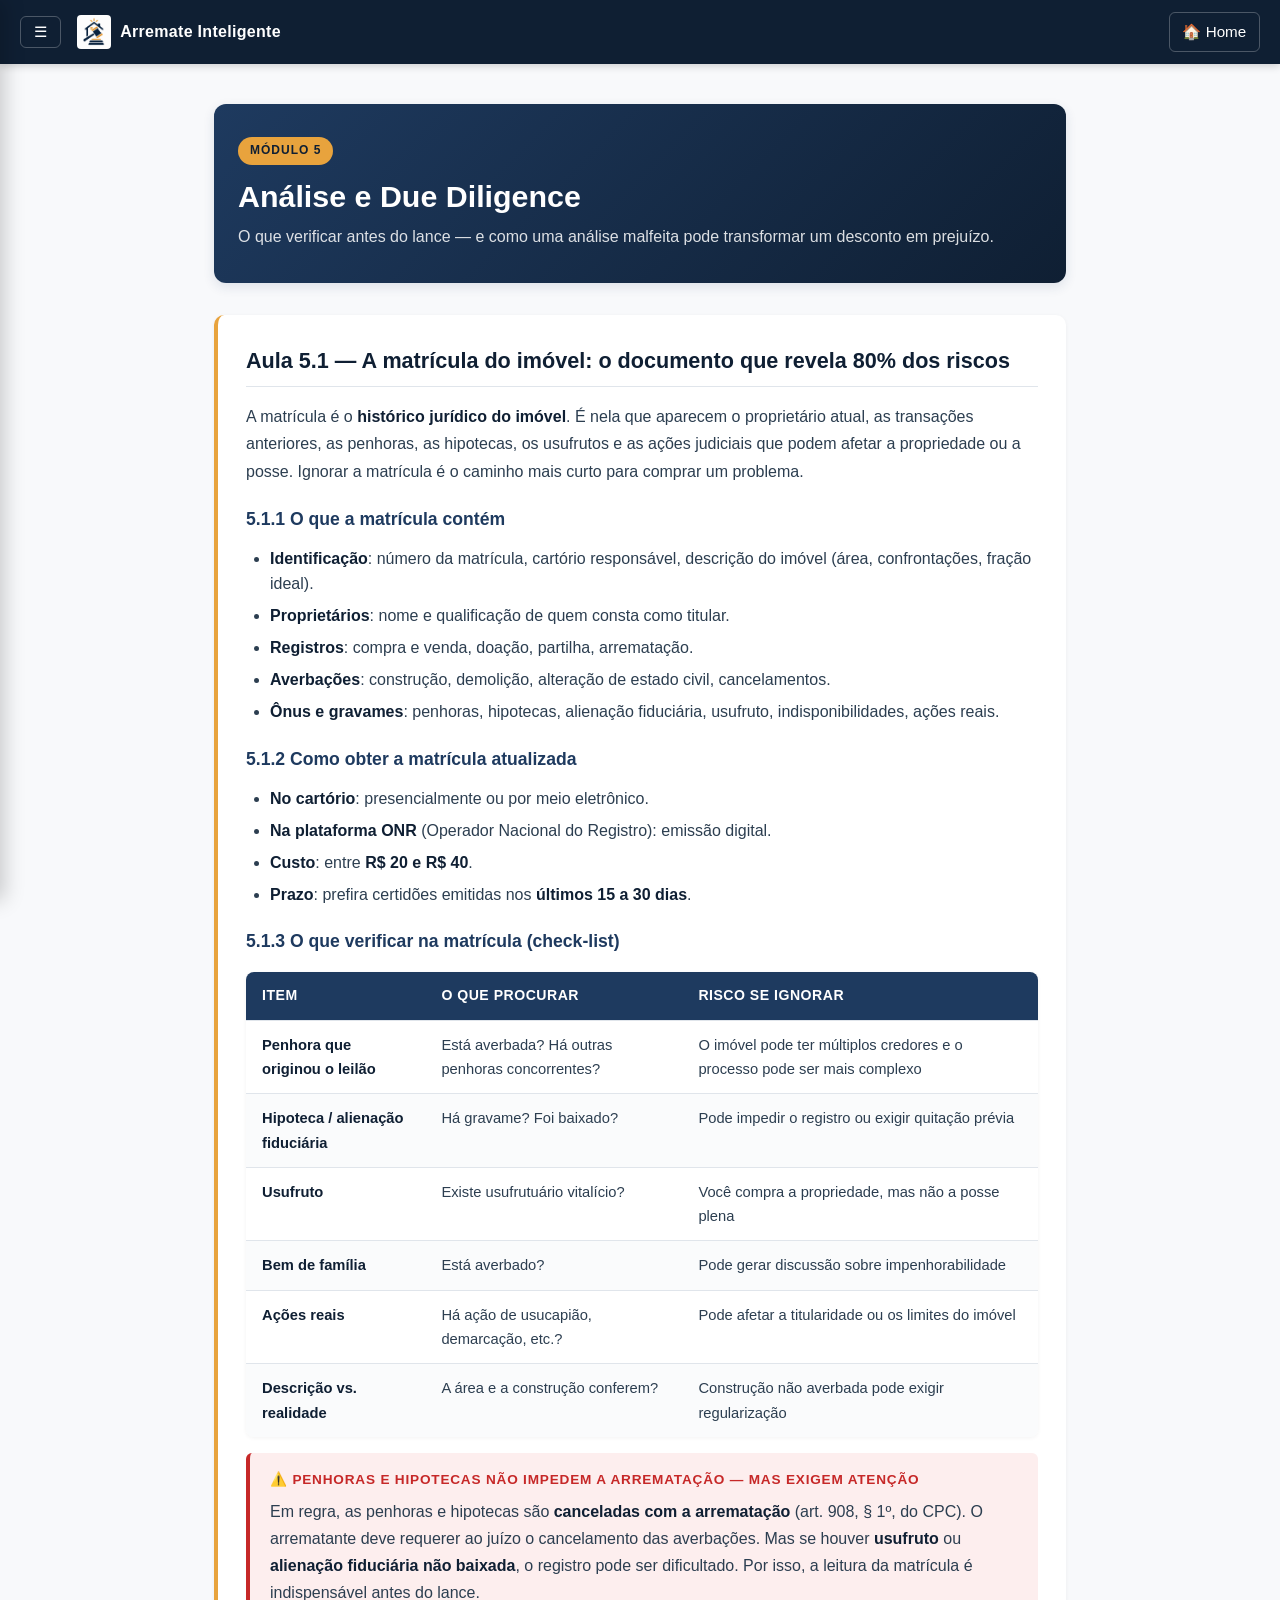
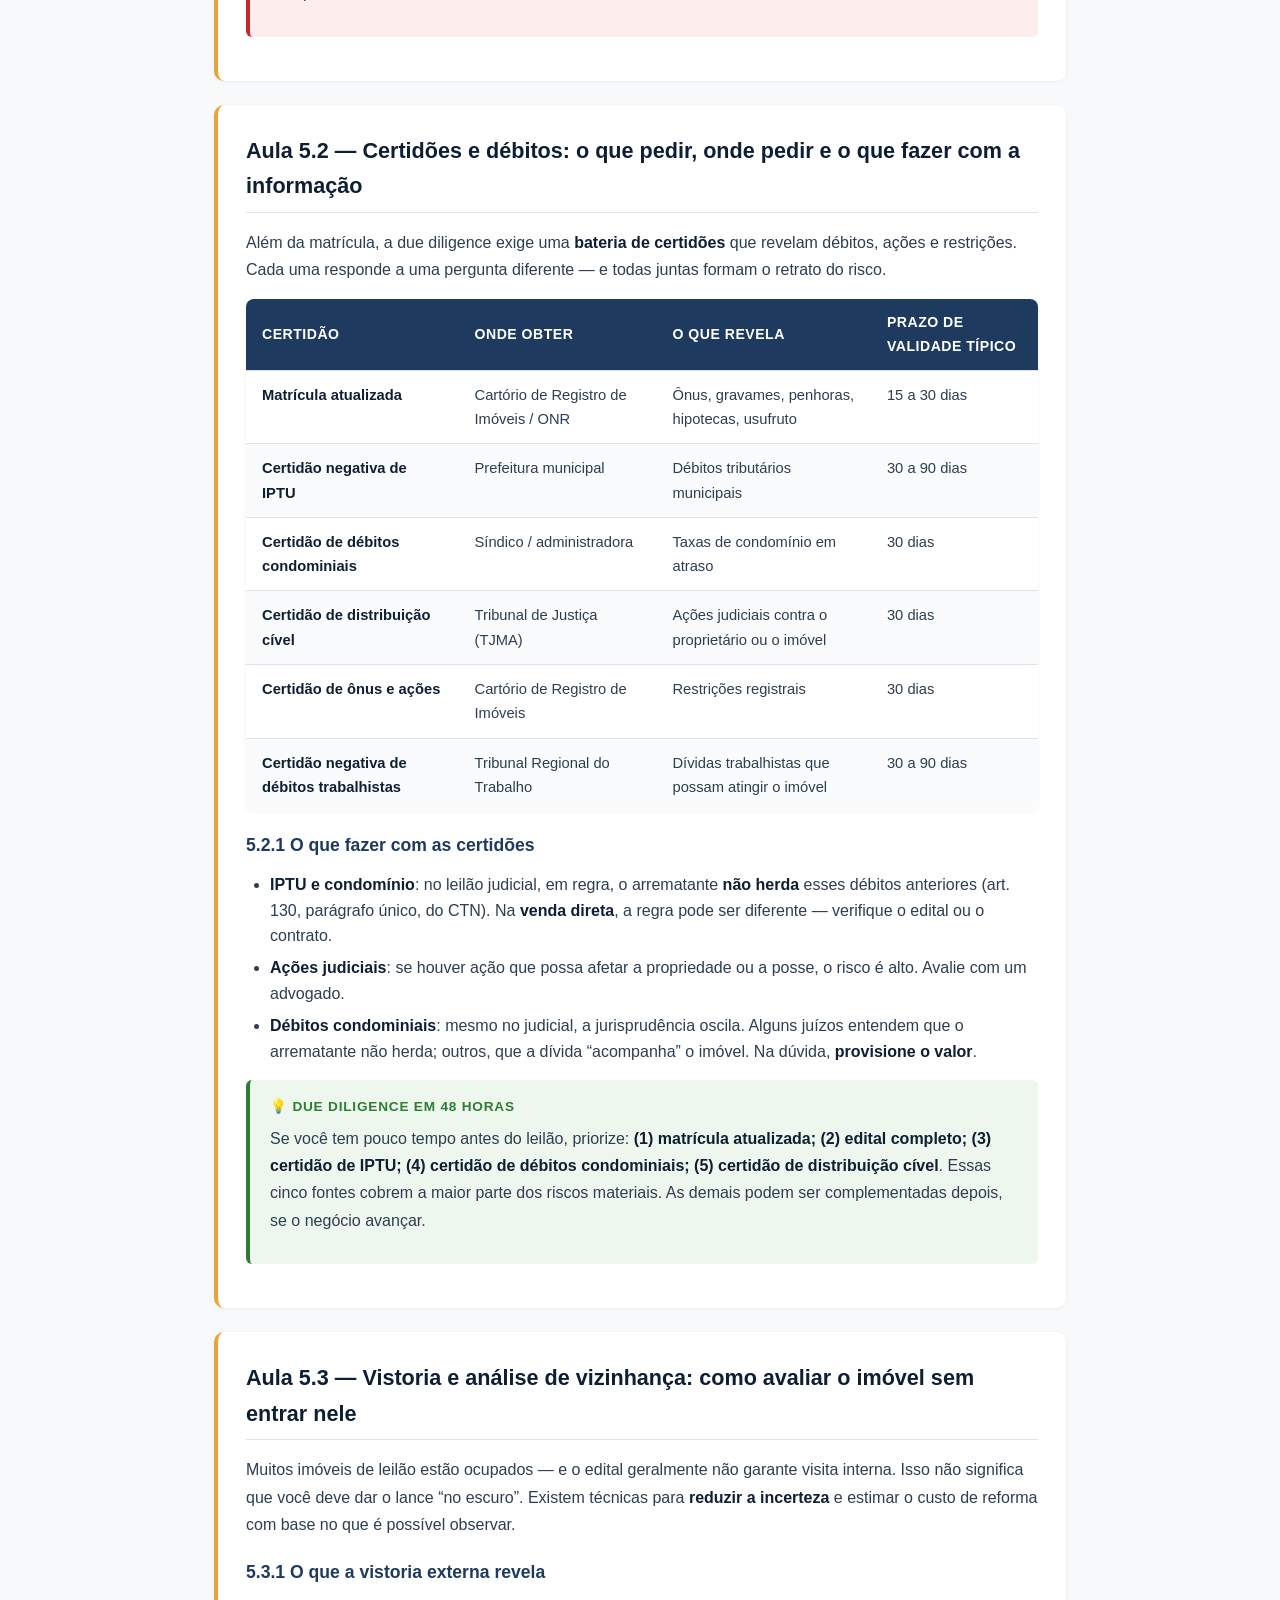
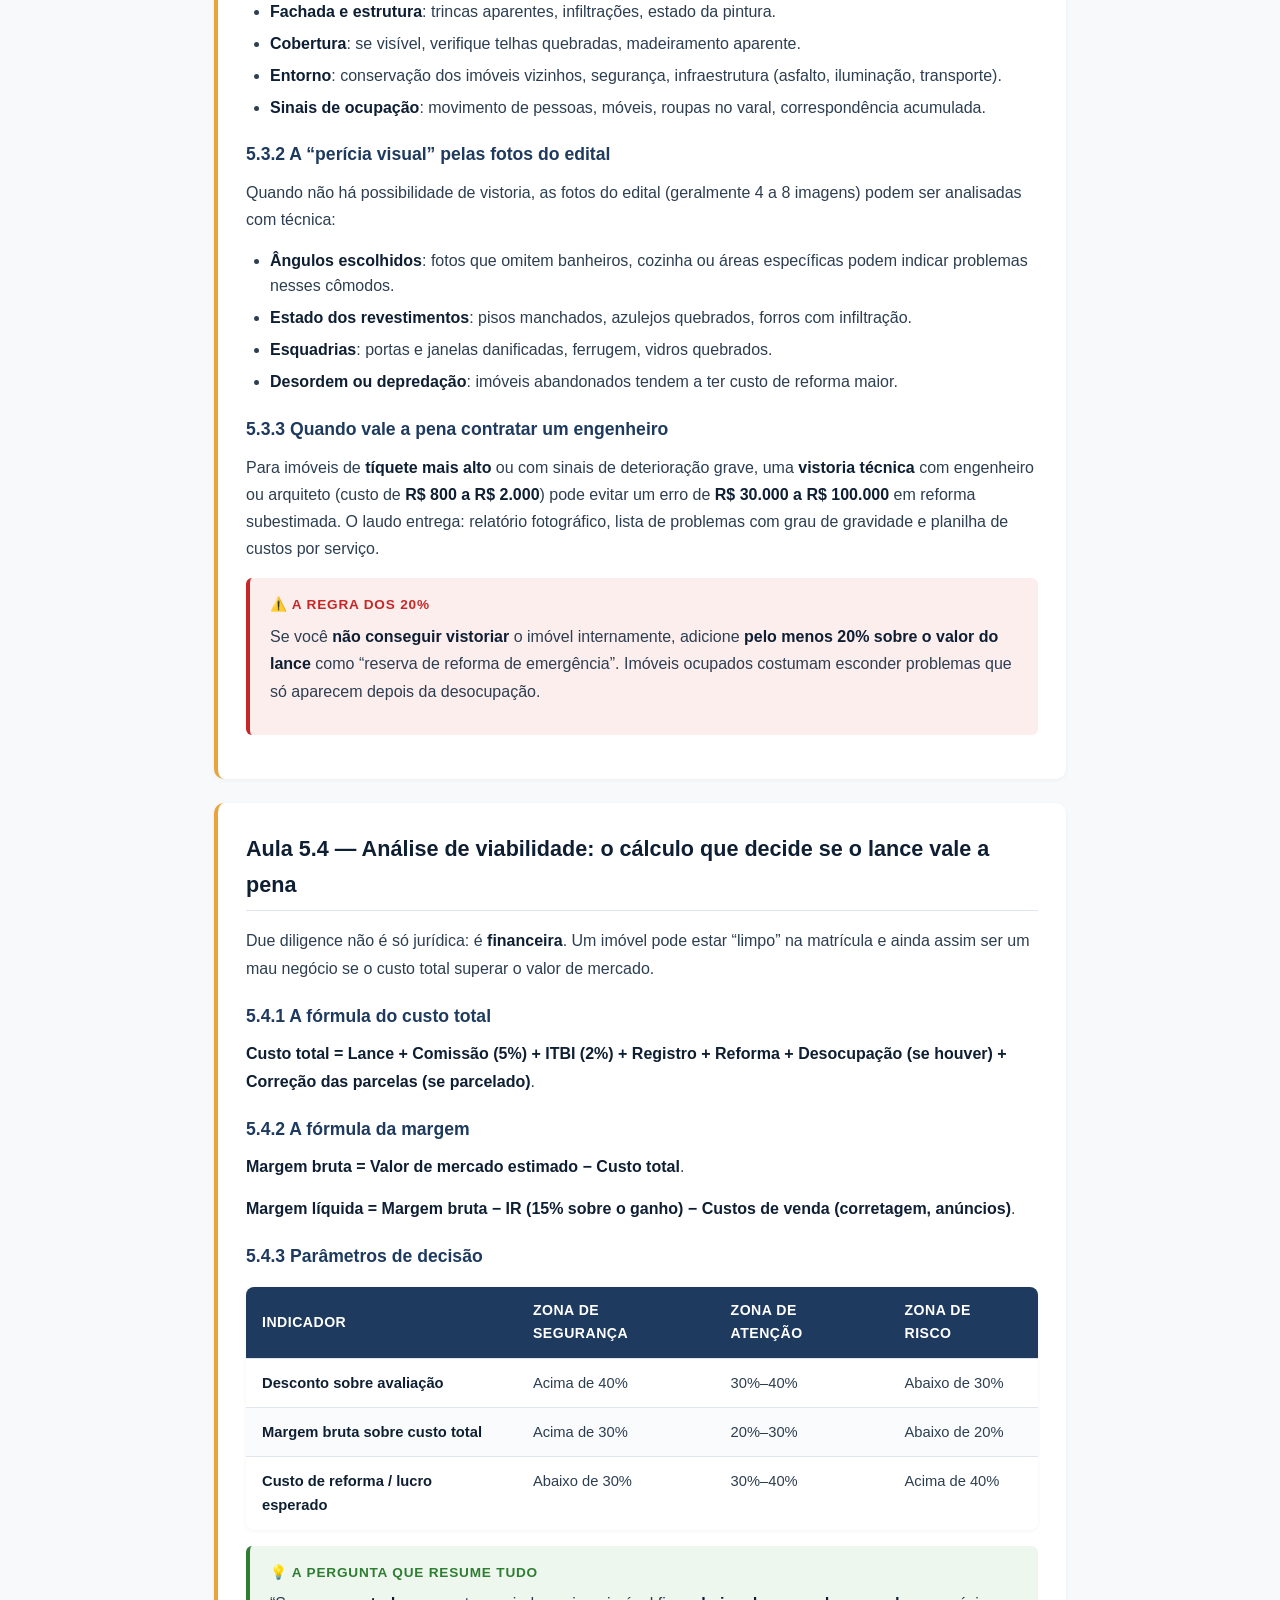
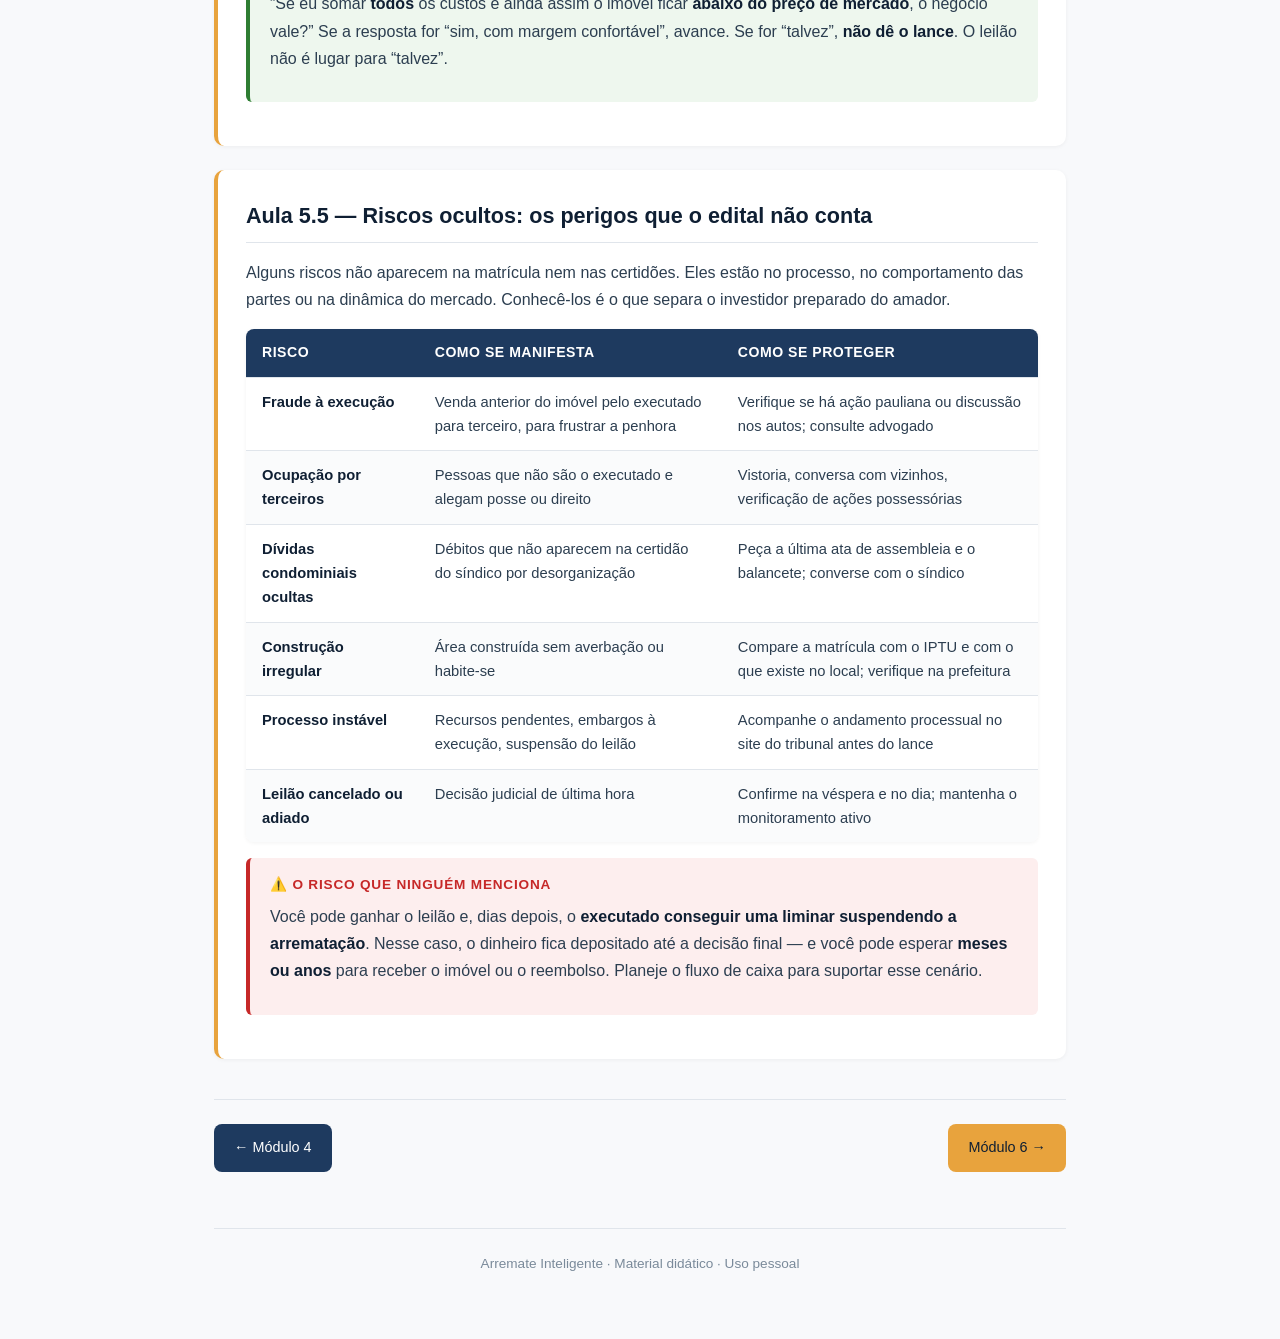
<file: modulo-5.html>
<!DOCTYPE html>
<html lang="pt-BR">
<head>
  <meta charset="UTF-8">
  <meta name="viewport" content="width=device-width, initial-scale=1.0">
  <meta name="description" content="Módulo 5 do Arremate Inteligente — Due diligence completa: matrícula, certidões, edital, vistoria e análise de viabilidade.">
  <title>Módulo 5 — Análise e Due Diligence · Arremate Inteligente</title>
  <link rel="stylesheet" href="style.css">
</head>
<body>

  <header class="topbar">
    <button class="icon-btn" id="menuToggle" aria-label="Abrir menu lateral">☰</button>
    <div class="brand">
      <img src="logo.png" alt="Logo Arremate Inteligente" class="logo" onerror="this.style.display='none'">
      <span class="brand-name">Arremate Inteligente</span>
    </div>
    <a href="index.html" class="icon-btn home-btn" aria-label="Voltar ao início">🏠 Home</a>
  </header>

  <aside class="sidebar" id="sidebar" aria-label="Menu de módulos">
    <div class="sidebar-header">
      <img src="logo.png" alt="" class="sidebar-logo" onerror="this.style.display='none'">
      <span>Arremate Inteligente</span>
    </div>
    <nav class="sidebar-nav">
      <a href="index.html" class="nav-link">🏠 Início</a>
      <span class="nav-section">Módulos</span>
      <a href="modulo-1.html" class="nav-link">Módulo 1 — O Jogo da Arrematação</a>
      <a href="modulo-2.html" class="nav-link">Módulo 2 — Pagamento e Parcelamento</a>
      <a href="modulo-3.html" class="nav-link">Módulo 3 — A Estratégia da Venda Direta</a>
      <a href="modulo-4.html" class="nav-link">Módulo 4 — A Arrematação na Prática</a>
      <a href="modulo-5.html" class="nav-link">Módulo 5 — Análise e Due Diligence</a>
      <a href="modulo-6.html" class="nav-link">Módulo 6 — Pós-Arrematação e Flip</a>
      <a href="modulo-7.html" class="nav-link">Módulo 7 — Plano de Ação com Pouco Capital</a>
      <a href="modulo-8.html" class="nav-link">Módulo 8 — Modelo de Petição</a>
    </nav>
  </aside>

  <div class="sidebar-overlay" id="sidebarOverlay"></div>

  <main class="content">

    <header class="page-header">
      <span class="module-badge">Módulo 5</span>
      <h1>Análise e Due Diligence</h1>
      <p>O que verificar antes do lance — e como uma análise malfeita pode transformar um desconto em prejuízo.</p>
    </header>

    <!-- AULA 5.1 -->
    <article class="lesson" id="aula-5-1">
      <h2>Aula 5.1 — A matrícula do imóvel: o documento que revela 80% dos riscos</h2>

      <p>A matrícula é o <strong>histórico jurídico do imóvel</strong>. É nela que aparecem o proprietário atual, as transações anteriores, as penhoras, as hipotecas, os usufrutos e as ações judiciais que podem afetar a propriedade ou a posse. Ignorar a matrícula é o caminho mais curto para comprar um problema.</p>

      <h3>5.1.1 O que a matrícula contém</h3>
      <ul>
        <li><strong>Identificação</strong>: número da matrícula, cartório responsável, descrição do imóvel (área, confrontações, fração ideal).</li>
        <li><strong>Proprietários</strong>: nome e qualificação de quem consta como titular.</li>
        <li><strong>Registros</strong>: compra e venda, doação, partilha, arrematação.</li>
        <li><strong>Averbações</strong>: construção, demolição, alteração de estado civil, cancelamentos.</li>
        <li><strong>Ônus e gravames</strong>: penhoras, hipotecas, alienação fiduciária, usufruto, indisponibilidades, ações reais.</li>
      </ul>

      <h3>5.1.2 Como obter a matrícula atualizada</h3>
      <ul>
        <li><strong>No cartório</strong>: presencialmente ou por meio eletrônico.</li>
        <li><strong>Na plataforma ONR</strong> (Operador Nacional do Registro): emissão digital.</li>
        <li><strong>Custo</strong>: entre <strong>R$ 20 e R$ 40</strong>.</li>
        <li><strong>Prazo</strong>: prefira certidões emitidas nos <strong>últimos 15 a 30 dias</strong>.</li>
      </ul>

      <h3>5.1.3 O que verificar na matrícula (check-list)</h3>
      <table class="data-table">
        <thead>
          <tr><th>Item</th><th>O que procurar</th><th>Risco se ignorar</th></tr>
        </thead>
        <tbody>
          <tr><td><strong>Penhora que originou o leilão</strong></td><td>Está averbada? Há outras penhoras concorrentes?</td><td>O imóvel pode ter múltiplos credores e o processo pode ser mais complexo</td></tr>
          <tr><td><strong>Hipoteca / alienação fiduciária</strong></td><td>Há gravame? Foi baixado?</td><td>Pode impedir o registro ou exigir quitação prévia</td></tr>
          <tr><td><strong>Usufruto</strong></td><td>Existe usufrutuário vitalício?</td><td>Você compra a propriedade, mas não a posse plena</td></tr>
          <tr><td><strong>Bem de família</strong></td><td>Está averbado?</td><td>Pode gerar discussão sobre impenhorabilidade</td></tr>
          <tr><td><strong>Ações reais</strong></td><td>Há ação de usucapião, demarcação, etc.?</td><td>Pode afetar a titularidade ou os limites do imóvel</td></tr>
          <tr><td><strong>Descrição vs. realidade</strong></td><td>A área e a construção conferem?</td><td>Construção não averbada pode exigir regularização</td></tr>
        </tbody>
      </table>

      <div class="callout warning">
        <div class="callout-title">⚠️ Penhoras e hipotecas não impedem a arrematação — mas exigem atenção</div>
        <p>Em regra, as penhoras e hipotecas são <strong>canceladas com a arrematação</strong> (art. 908, § 1º, do CPC). O arrematante deve requerer ao juízo o cancelamento das averbações. Mas se houver <strong>usufruto</strong> ou <strong>alienação fiduciária não baixada</strong>, o registro pode ser dificultado. Por isso, a leitura da matrícula é indispensável antes do lance.</p>
      </div>
    </article>

    <!-- AULA 5.2 -->
    <article class="lesson" id="aula-5-2">
      <h2>Aula 5.2 — Certidões e débitos: o que pedir, onde pedir e o que fazer com a informação</h2>

      <p>Além da matrícula, a due diligence exige uma <strong>bateria de certidões</strong> que revelam débitos, ações e restrições. Cada uma responde a uma pergunta diferente — e todas juntas formam o retrato do risco.</p>

      <table class="data-table">
        <thead>
          <tr><th>Certidão</th><th>Onde obter</th><th>O que revela</th><th>Prazo de validade típico</th></tr>
        </thead>
        <tbody>
          <tr><td><strong>Matrícula atualizada</strong></td><td>Cartório de Registro de Imóveis / ONR</td><td>Ônus, gravames, penhoras, hipotecas, usufruto</td><td>15 a 30 dias</td></tr>
          <tr><td><strong>Certidão negativa de IPTU</strong></td><td>Prefeitura municipal</td><td>Débitos tributários municipais</td><td>30 a 90 dias</td></tr>
          <tr><td><strong>Certidão de débitos condominiais</strong></td><td>Síndico / administradora</td><td>Taxas de condomínio em atraso</td><td>30 dias</td></tr>
          <tr><td><strong>Certidão de distribuição cível</strong></td><td>Tribunal de Justiça (TJMA)</td><td>Ações judiciais contra o proprietário ou o imóvel</td><td>30 dias</td></tr>
          <tr><td><strong>Certidão de ônus e ações</strong></td><td>Cartório de Registro de Imóveis</td><td>Restrições registrais</td><td>30 dias</td></tr>
          <tr><td><strong>Certidão negativa de débitos trabalhistas</strong></td><td>Tribunal Regional do Trabalho</td><td>Dívidas trabalhistas que possam atingir o imóvel</td><td>30 a 90 dias</td></tr>
        </tbody>
      </table>

      <h3>5.2.1 O que fazer com as certidões</h3>
      <ul>
        <li><strong>IPTU e condomínio</strong>: no leilão judicial, em regra, o arrematante <strong>não herda</strong> esses débitos anteriores (art. 130, parágrafo único, do CTN). Na <strong>venda direta</strong>, a regra pode ser diferente — verifique o edital ou o contrato.</li>
        <li><strong>Ações judiciais</strong>: se houver ação que possa afetar a propriedade ou a posse, o risco é alto. Avalie com um advogado.</li>
        <li><strong>Débitos condominiais</strong>: mesmo no judicial, a jurisprudência oscila. Alguns juízos entendem que o arrematante não herda; outros, que a dívida “acompanha” o imóvel. Na dúvida, <strong>provisione o valor</strong>.</li>
      </ul>

      <div class="callout tip">
        <div class="callout-title">💡 Due diligence em 48 horas</div>
        <p>Se você tem pouco tempo antes do leilão, priorize: <strong>(1) matrícula atualizada; (2) edital completo; (3) certidão de IPTU; (4) certidão de débitos condominiais; (5) certidão de distribuição cível</strong>. Essas cinco fontes cobrem a maior parte dos riscos materiais. As demais podem ser complementadas depois, se o negócio avançar.</p>
      </div>
    </article>

    <!-- AULA 5.3 -->
    <article class="lesson" id="aula-5-3">
      <h2>Aula 5.3 — Vistoria e análise de vizinhança: como avaliar o imóvel sem entrar nele</h2>

      <p>Muitos imóveis de leilão estão ocupados — e o edital geralmente não garante visita interna. Isso não significa que você deve dar o lance “no escuro”. Existem técnicas para <strong>reduzir a incerteza</strong> e estimar o custo de reforma com base no que é possível observar.</p>

      <h3>5.3.1 O que a vistoria externa revela</h3>
      <ul>
        <li><strong>Fachada e estrutura</strong>: trincas aparentes, infiltrações, estado da pintura.</li>
        <li><strong>Cobertura</strong>: se visível, verifique telhas quebradas, madeiramento aparente.</li>
        <li><strong>Entorno</strong>: conservação dos imóveis vizinhos, segurança, infraestrutura (asfalto, iluminação, transporte).</li>
        <li><strong>Sinais de ocupação</strong>: movimento de pessoas, móveis, roupas no varal, correspondência acumulada.</li>
      </ul>

      <h3>5.3.2 A “perícia visual” pelas fotos do edital</h3>
      <p>Quando não há possibilidade de vistoria, as fotos do edital (geralmente 4 a 8 imagens) podem ser analisadas com técnica:</p>
      <ul>
        <li><strong>Ângulos escolhidos</strong>: fotos que omitem banheiros, cozinha ou áreas específicas podem indicar problemas nesses cômodos.</li>
        <li><strong>Estado dos revestimentos</strong>: pisos manchados, azulejos quebrados, forros com infiltração.</li>
        <li><strong>Esquadrias</strong>: portas e janelas danificadas, ferrugem, vidros quebrados.</li>
        <li><strong>Desordem ou depredação</strong>: imóveis abandonados tendem a ter custo de reforma maior.</li>
      </ul>

      <h3>5.3.3 Quando vale a pena contratar um engenheiro</h3>
      <p>Para imóveis de <strong>tíquete mais alto</strong> ou com sinais de deterioração grave, uma <strong>vistoria técnica</strong> com engenheiro ou arquiteto (custo de <strong>R$ 800 a R$ 2.000</strong>) pode evitar um erro de <strong>R$ 30.000 a R$ 100.000</strong> em reforma subestimada. O laudo entrega: relatório fotográfico, lista de problemas com grau de gravidade e planilha de custos por serviço.</p>

      <div class="callout warning">
        <div class="callout-title">⚠️ A regra dos 20%</div>
        <p>Se você <strong>não conseguir vistoriar</strong> o imóvel internamente, adicione <strong>pelo menos 20% sobre o valor do lance</strong> como “reserva de reforma de emergência”. Imóveis ocupados costumam esconder problemas que só aparecem depois da desocupação.</p>
      </div>
    </article>

    <!-- AULA 5.4 -->
    <article class="lesson" id="aula-5-4">
      <h2>Aula 5.4 — Análise de viabilidade: o cálculo que decide se o lance vale a pena</h2>

      <p>Due diligence não é só jurídica: é <strong>financeira</strong>. Um imóvel pode estar “limpo” na matrícula e ainda assim ser um mau negócio se o custo total superar o valor de mercado.</p>

      <h3>5.4.1 A fórmula do custo total</h3>
      <p><strong>Custo total = Lance + Comissão (5%) + ITBI (2%) + Registro + Reforma + Desocupação (se houver) + Correção das parcelas (se parcelado)</strong>.</p>

      <h3>5.4.2 A fórmula da margem</h3>
      <p><strong>Margem bruta = Valor de mercado estimado − Custo total</strong>.</p>
      <p><strong>Margem líquida = Margem bruta − IR (15% sobre o ganho) − Custos de venda (corretagem, anúncios)</strong>.</p>

      <h3>5.4.3 Parâmetros de decisão</h3>
      <table class="data-table">
        <thead>
          <tr><th>Indicador</th><th>Zona de segurança</th><th>Zona de atenção</th><th>Zona de risco</th></tr>
        </thead>
        <tbody>
          <tr><td><strong>Desconto sobre avaliação</strong></td><td>Acima de 40%</td><td>30%–40%</td><td>Abaixo de 30%</td></tr>
          <tr><td><strong>Margem bruta sobre custo total</strong></td><td>Acima de 30%</td><td>20%–30%</td><td>Abaixo de 20%</td></tr>
          <tr><td><strong>Custo de reforma / lucro esperado</strong></td><td>Abaixo de 30%</td><td>30%–40%</td><td>Acima de 40%</td></tr>
        </tbody>
      </table>

      <div class="callout tip">
        <div class="callout-title">💡 A pergunta que resume tudo</div>
        <p>“Se eu somar <strong>todos</strong> os custos e ainda assim o imóvel ficar <strong>abaixo do preço de mercado</strong>, o negócio vale?” Se a resposta for “sim, com margem confortável”, avance. Se for “talvez”, <strong>não dê o lance</strong>. O leilão não é lugar para “talvez”.</p>
      </div>
    </article>

    <!-- AULA 5.5 -->
    <article class="lesson" id="aula-5-5">
      <h2>Aula 5.5 — Riscos ocultos: os perigos que o edital não conta</h2>

      <p>Alguns riscos não aparecem na matrícula nem nas certidões. Eles estão no processo, no comportamento das partes ou na dinâmica do mercado. Conhecê-los é o que separa o investidor preparado do amador.</p>

      <table class="data-table">
        <thead>
          <tr><th>Risco</th><th>Como se manifesta</th><th>Como se proteger</th></tr>
        </thead>
        <tbody>
          <tr><td><strong>Fraude à execução</strong></td><td>Venda anterior do imóvel pelo executado para terceiro, para frustrar a penhora</td><td>Verifique se há ação pauliana ou discussão nos autos; consulte advogado</td></tr>
          <tr><td><strong>Ocupação por terceiros</strong></td><td>Pessoas que não são o executado e alegam posse ou direito</td><td>Vistoria, conversa com vizinhos, verificação de ações possessórias</td></tr>
          <tr><td><strong>Dívidas condominiais ocultas</strong></td><td>Débitos que não aparecem na certidão do síndico por desorganização</td><td>Peça a última ata de assembleia e o balancete; converse com o síndico</td></tr>
          <tr><td><strong>Construção irregular</strong></td><td>Área construída sem averbação ou habite-se</td><td>Compare a matrícula com o IPTU e com o que existe no local; verifique na prefeitura</td></tr>
          <tr><td><strong>Processo instável</strong></td><td>Recursos pendentes, embargos à execução, suspensão do leilão</td><td>Acompanhe o andamento processual no site do tribunal antes do lance</td></tr>
          <tr><td><strong>Leilão cancelado ou adiado</strong></td><td>Decisão judicial de última hora</td><td>Confirme na véspera e no dia; mantenha o monitoramento ativo</td></tr>
        </tbody>
      </table>

      <div class="callout warning">
        <div class="callout-title">⚠️ O risco que ninguém menciona</div>
        <p>Você pode ganhar o leilão e, dias depois, o <strong>executado conseguir uma liminar suspendendo a arrematação</strong>. Nesse caso, o dinheiro fica depositado até a decisão final — e você pode esperar <strong>meses ou anos</strong> para receber o imóvel ou o reembolso. Planeje o fluxo de caixa para suportar esse cenário.</p>
      </div>
    </article>

    <nav class="pager" aria-label="Navegação entre módulos">
      <a href="modulo-4.html" class="prev">← Módulo 4</a>
      <a href="modulo-6.html" class="next">Módulo 6 →</a>
    </nav>

    <footer class="footer">
      <p>Arremate Inteligente · Material didático · Uso pessoal</p>
    </footer>

  </main>

  <script src="script.js"></script>
</body>
</html>
</file>
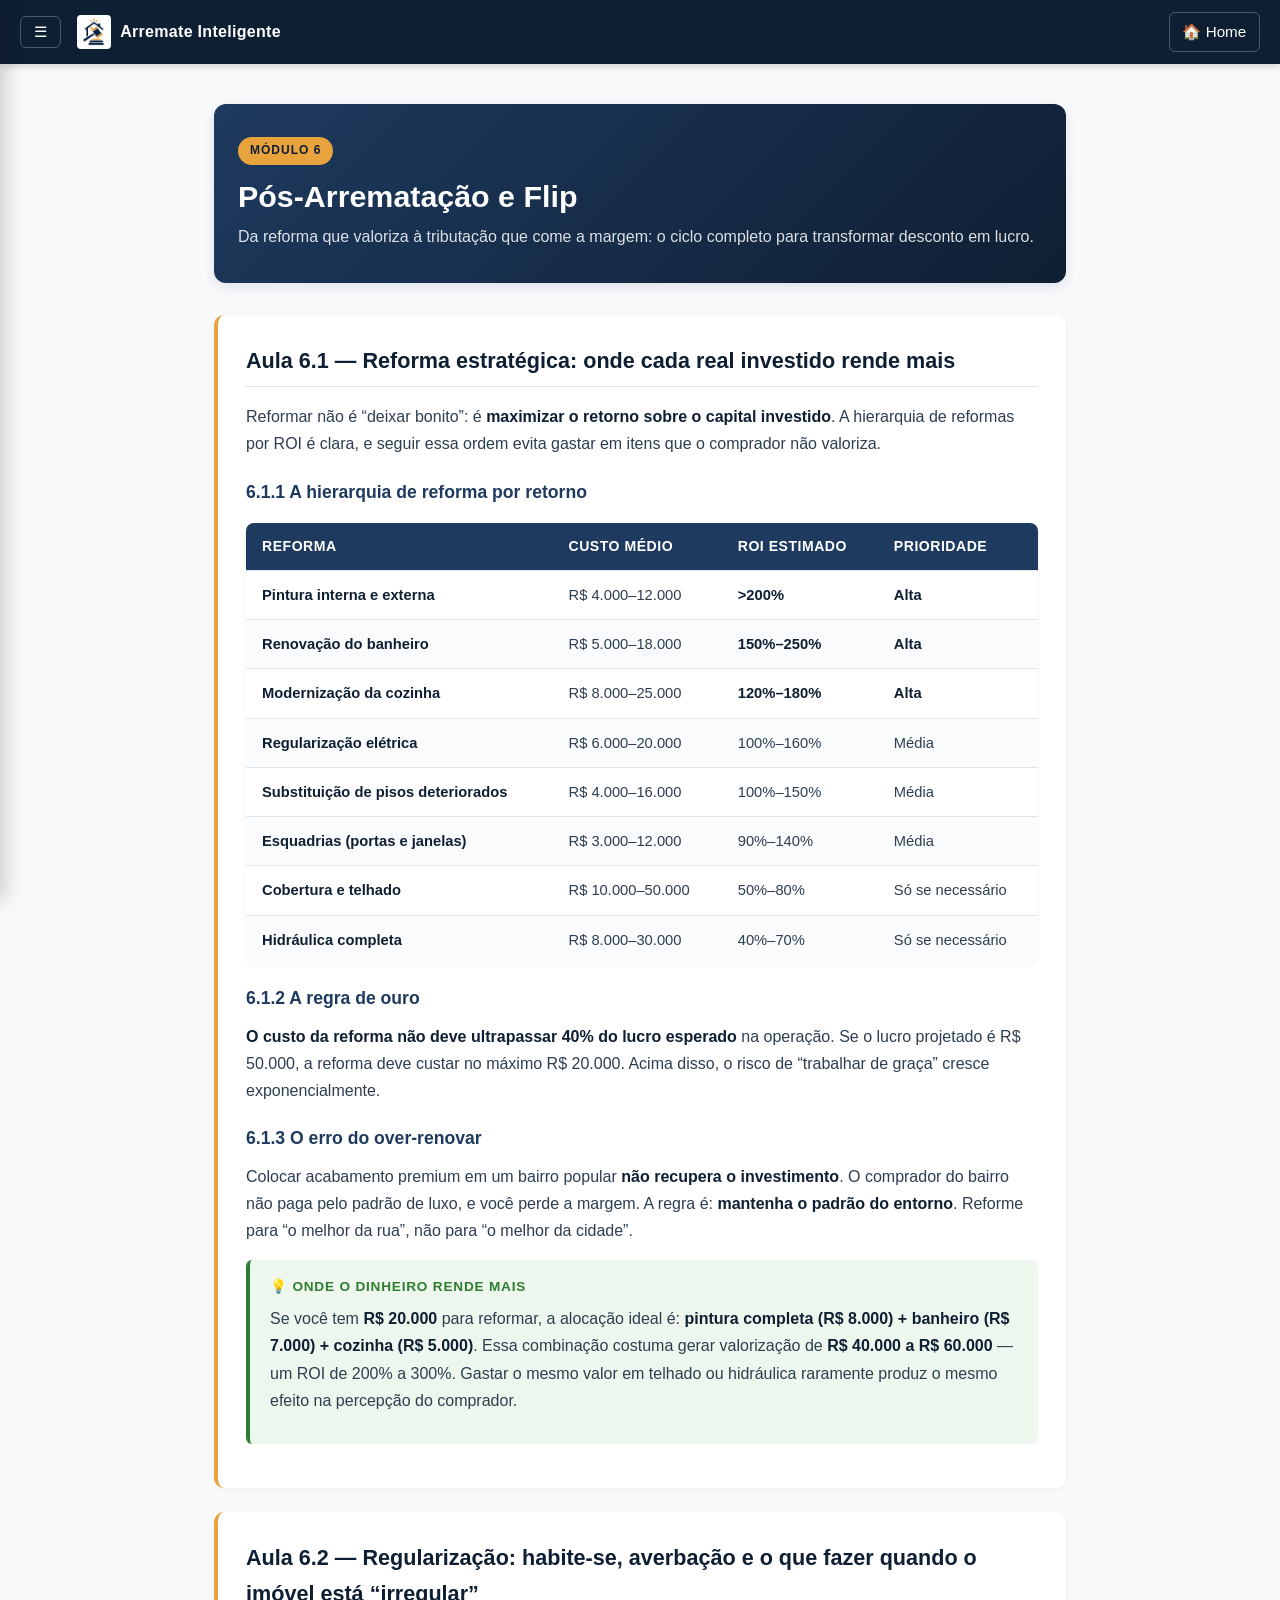
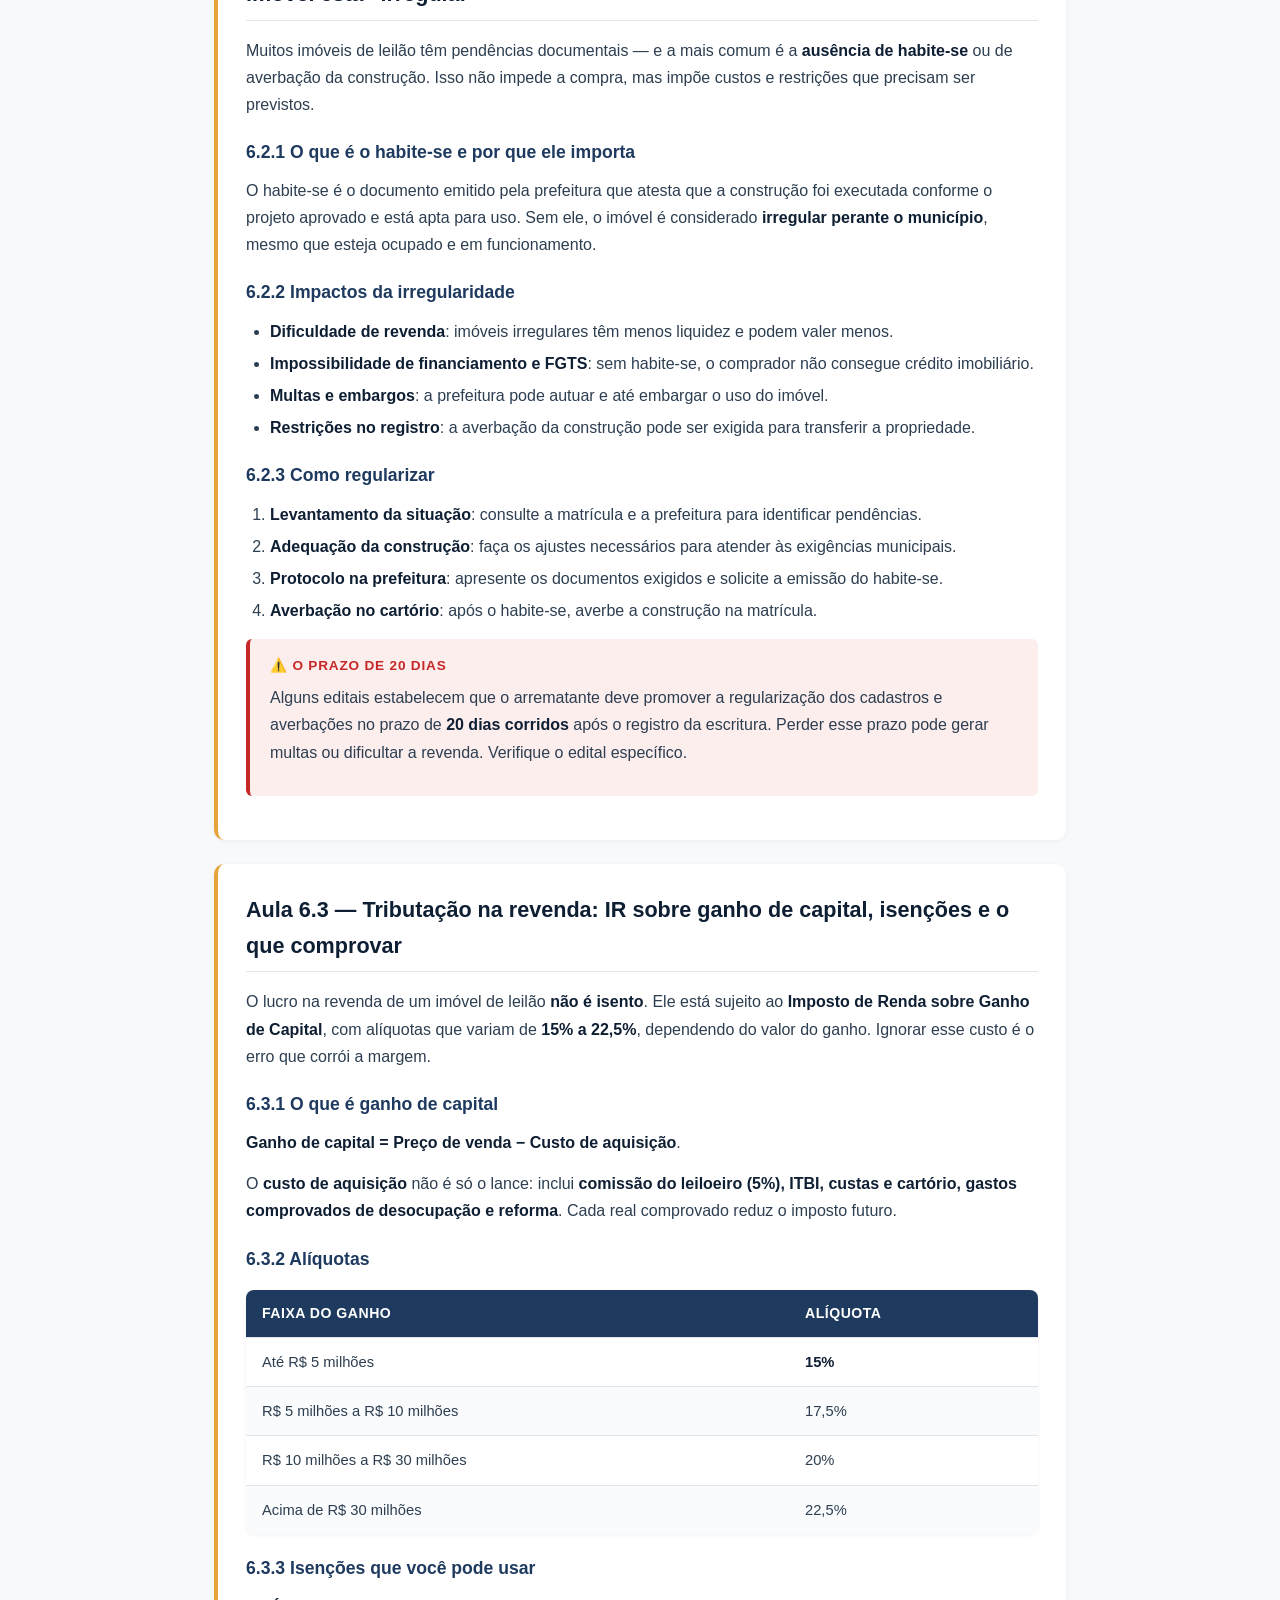
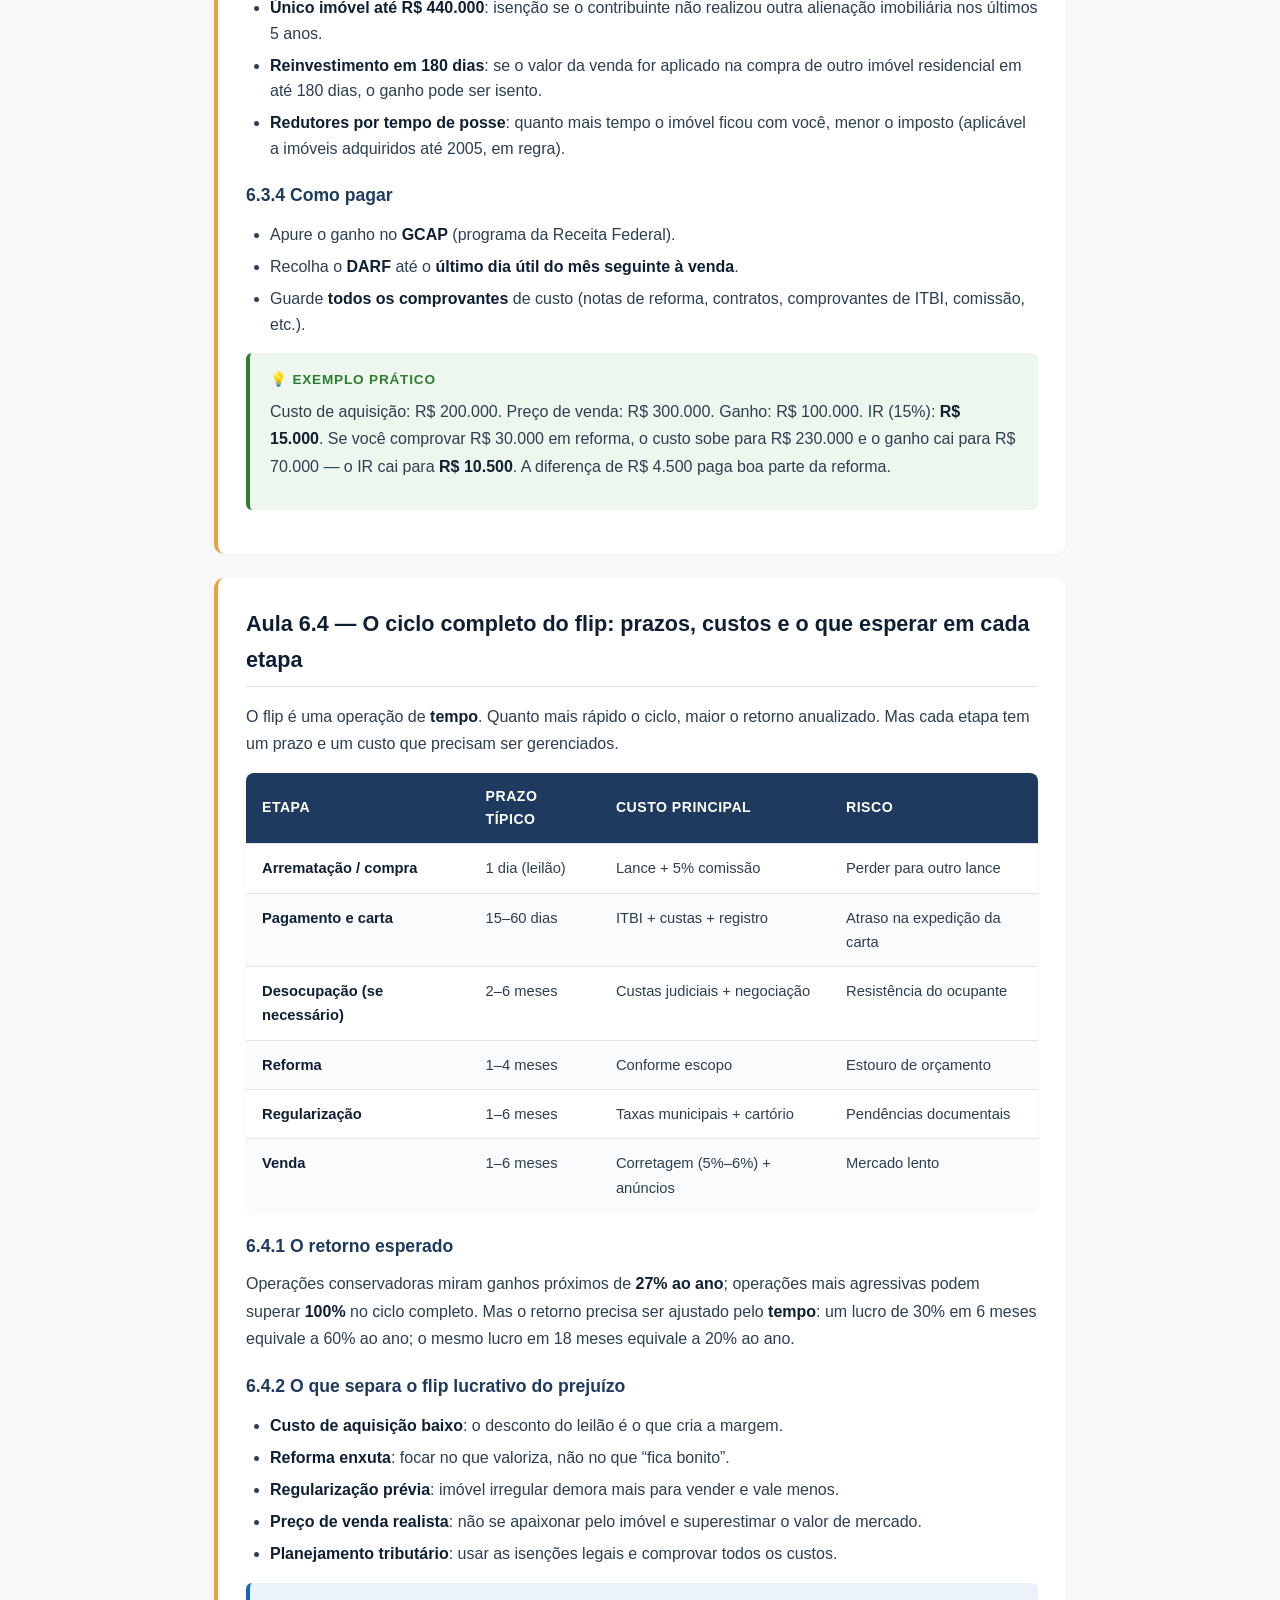
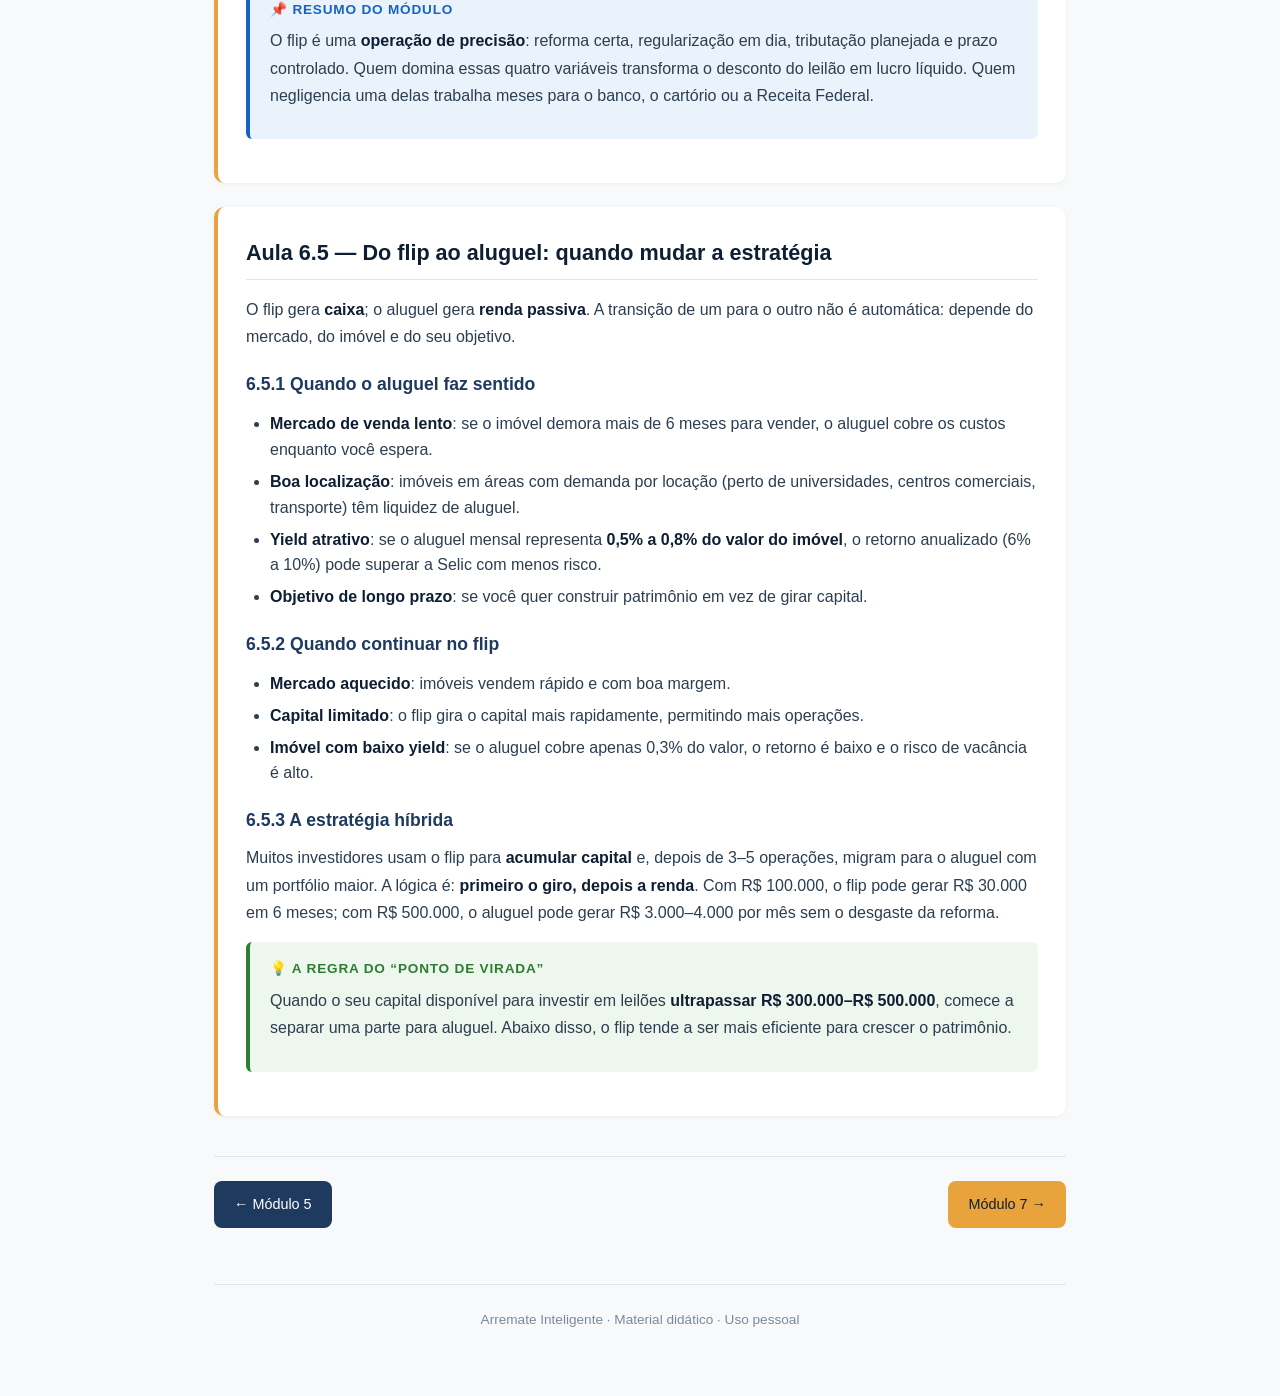
<file: modulo-6.html>
<!DOCTYPE html>
<html lang="pt-BR">
<head>
  <meta charset="UTF-8">
  <meta name="viewport" content="width=device-width, initial-scale=1.0">
  <meta name="description" content="Módulo 6 do Arremate Inteligente — Reforma, regularização, tributação e revenda: o ciclo completo do flip.">
  <title>Módulo 6 — Pós-Arrematação e Flip · Arremate Inteligente</title>
  <link rel="stylesheet" href="style.css">
</head>
<body>

  <header class="topbar">
    <button class="icon-btn" id="menuToggle" aria-label="Abrir menu lateral">☰</button>
    <div class="brand">
      <img src="logo.png" alt="Logo Arremate Inteligente" class="logo" onerror="this.style.display='none'">
      <span class="brand-name">Arremate Inteligente</span>
    </div>
    <a href="index.html" class="icon-btn home-btn" aria-label="Voltar ao início">🏠 Home</a>
  </header>

  <aside class="sidebar" id="sidebar" aria-label="Menu de módulos">
    <div class="sidebar-header">
      <img src="logo.png" alt="" class="sidebar-logo" onerror="this.style.display='none'">
      <span>Arremate Inteligente</span>
    </div>
    <nav class="sidebar-nav">
      <a href="index.html" class="nav-link">🏠 Início</a>
      <span class="nav-section">Módulos</span>
      <a href="modulo-1.html" class="nav-link">Módulo 1 — O Jogo da Arrematação</a>
      <a href="modulo-2.html" class="nav-link">Módulo 2 — Pagamento e Parcelamento</a>
      <a href="modulo-3.html" class="nav-link">Módulo 3 — A Estratégia da Venda Direta</a>
      <a href="modulo-4.html" class="nav-link">Módulo 4 — A Arrematação na Prática</a>
      <a href="modulo-5.html" class="nav-link">Módulo 5 — Análise e Due Diligence</a>
      <a href="modulo-6.html" class="nav-link">Módulo 6 — Pós-Arrematação e Flip</a>
      <a href="modulo-7.html" class="nav-link">Módulo 7 — Plano de Ação com Pouco Capital</a>
      <a href="modulo-8.html" class="nav-link">Módulo 8 — Modelo de Petição</a>
    </nav>
  </aside>

  <div class="sidebar-overlay" id="sidebarOverlay"></div>

  <main class="content">

    <header class="page-header">
      <span class="module-badge">Módulo 6</span>
      <h1>Pós-Arrematação e Flip</h1>
      <p>Da reforma que valoriza à tributação que come a margem: o ciclo completo para transformar desconto em lucro.</p>
    </header>

    <!-- AULA 6.1 -->
    <article class="lesson" id="aula-6-1">
      <h2>Aula 6.1 — Reforma estratégica: onde cada real investido rende mais</h2>

      <p>Reformar não é “deixar bonito”: é <strong>maximizar o retorno sobre o capital investido</strong>. A hierarquia de reformas por ROI é clara, e seguir essa ordem evita gastar em itens que o comprador não valoriza.</p>

      <h3>6.1.1 A hierarquia de reforma por retorno</h3>
      <table class="data-table">
        <thead>
          <tr><th>Reforma</th><th>Custo médio</th><th>ROI estimado</th><th>Prioridade</th></tr>
        </thead>
        <tbody>
          <tr><td><strong>Pintura interna e externa</strong></td><td>R$ 4.000–12.000</td><td><strong>>200%</strong></td><td><strong>Alta</strong></td></tr>
          <tr><td><strong>Renovação do banheiro</strong></td><td>R$ 5.000–18.000</td><td><strong>150%–250%</strong></td><td><strong>Alta</strong></td></tr>
          <tr><td><strong>Modernização da cozinha</strong></td><td>R$ 8.000–25.000</td><td><strong>120%–180%</strong></td><td><strong>Alta</strong></td></tr>
          <tr><td><strong>Regularização elétrica</strong></td><td>R$ 6.000–20.000</td><td>100%–160%</td><td>Média</td></tr>
          <tr><td><strong>Substituição de pisos deteriorados</strong></td><td>R$ 4.000–16.000</td><td>100%–150%</td><td>Média</td></tr>
          <tr><td><strong>Esquadrias (portas e janelas)</strong></td><td>R$ 3.000–12.000</td><td>90%–140%</td><td>Média</td></tr>
          <tr><td><strong>Cobertura e telhado</strong></td><td>R$ 10.000–50.000</td><td>50%–80%</td><td>Só se necessário</td></tr>
          <tr><td><strong>Hidráulica completa</strong></td><td>R$ 8.000–30.000</td><td>40%–70%</td><td>Só se necessário</td></tr>
        </tbody>
      </table>

      <h3>6.1.2 A regra de ouro</h3>
      <p><strong>O custo da reforma não deve ultrapassar 40% do lucro esperado</strong> na operação. Se o lucro projetado é R$ 50.000, a reforma deve custar no máximo R$ 20.000. Acima disso, o risco de “trabalhar de graça” cresce exponencialmente.</p>

      <h3>6.1.3 O erro do over-renovar</h3>
      <p>Colocar acabamento premium em um bairro popular <strong>não recupera o investimento</strong>. O comprador do bairro não paga pelo padrão de luxo, e você perde a margem. A regra é: <strong>mantenha o padrão do entorno</strong>. Reforme para “o melhor da rua”, não para “o melhor da cidade”.</p>

      <div class="callout tip">
        <div class="callout-title">💡 Onde o dinheiro rende mais</div>
        <p>Se você tem <strong>R$ 20.000</strong> para reformar, a alocação ideal é: <strong>pintura completa (R$ 8.000) + banheiro (R$ 7.000) + cozinha (R$ 5.000)</strong>. Essa combinação costuma gerar valorização de <strong>R$ 40.000 a R$ 60.000</strong> — um ROI de 200% a 300%. Gastar o mesmo valor em telhado ou hidráulica raramente produz o mesmo efeito na percepção do comprador.</p>
      </div>
    </article>

    <!-- AULA 6.2 -->
    <article class="lesson" id="aula-6-2">
      <h2>Aula 6.2 — Regularização: habite-se, averbação e o que fazer quando o imóvel está “irregular”</h2>

      <p>Muitos imóveis de leilão têm pendências documentais — e a mais comum é a <strong>ausência de habite-se</strong> ou de averbação da construção. Isso não impede a compra, mas impõe custos e restrições que precisam ser previstos.</p>

      <h3>6.2.1 O que é o habite-se e por que ele importa</h3>
      <p>O habite-se é o documento emitido pela prefeitura que atesta que a construção foi executada conforme o projeto aprovado e está apta para uso. Sem ele, o imóvel é considerado <strong>irregular perante o município</strong>, mesmo que esteja ocupado e em funcionamento.</p>

      <h3>6.2.2 Impactos da irregularidade</h3>
      <ul>
        <li><strong>Dificuldade de revenda</strong>: imóveis irregulares têm menos liquidez e podem valer menos.</li>
        <li><strong>Impossibilidade de financiamento e FGTS</strong>: sem habite-se, o comprador não consegue crédito imobiliário.</li>
        <li><strong>Multas e embargos</strong>: a prefeitura pode autuar e até embargar o uso do imóvel.</li>
        <li><strong>Restrições no registro</strong>: a averbação da construção pode ser exigida para transferir a propriedade.</li>
      </ul>

      <h3>6.2.3 Como regularizar</h3>
      <ol>
        <li><strong>Levantamento da situação</strong>: consulte a matrícula e a prefeitura para identificar pendências.</li>
        <li><strong>Adequação da construção</strong>: faça os ajustes necessários para atender às exigências municipais.</li>
        <li><strong>Protocolo na prefeitura</strong>: apresente os documentos exigidos e solicite a emissão do habite-se.</li>
        <li><strong>Averbação no cartório</strong>: após o habite-se, averbe a construção na matrícula.</li>
      </ol>

      <div class="callout warning">
        <div class="callout-title">⚠️ O prazo de 20 dias</div>
        <p>Alguns editais estabelecem que o arrematante deve promover a regularização dos cadastros e averbações no prazo de <strong>20 dias corridos</strong> após o registro da escritura. Perder esse prazo pode gerar multas ou dificultar a revenda. Verifique o edital específico.</p>
      </div>
    </article>

    <!-- AULA 6.3 -->
    <article class="lesson" id="aula-6-3">
      <h2>Aula 6.3 — Tributação na revenda: IR sobre ganho de capital, isenções e o que comprovar</h2>

      <p>O lucro na revenda de um imóvel de leilão <strong>não é isento</strong>. Ele está sujeito ao <strong>Imposto de Renda sobre Ganho de Capital</strong>, com alíquotas que variam de <strong>15% a 22,5%</strong>, dependendo do valor do ganho. Ignorar esse custo é o erro que corrói a margem.</p>

      <h3>6.3.1 O que é ganho de capital</h3>
      <p><strong>Ganho de capital = Preço de venda − Custo de aquisição</strong>.</p>
      <p>O <strong>custo de aquisição</strong> não é só o lance: inclui <strong>comissão do leiloeiro (5%), ITBI, custas e cartório, gastos comprovados de desocupação e reforma</strong>. Cada real comprovado reduz o imposto futuro.</p>

      <h3>6.3.2 Alíquotas</h3>
      <table class="data-table">
        <thead>
          <tr><th>Faixa do ganho</th><th>Alíquota</th></tr>
        </thead>
        <tbody>
          <tr><td>Até R$ 5 milhões</td><td><strong>15%</strong></td></tr>
          <tr><td>R$ 5 milhões a R$ 10 milhões</td><td>17,5%</td></tr>
          <tr><td>R$ 10 milhões a R$ 30 milhões</td><td>20%</td></tr>
          <tr><td>Acima de R$ 30 milhões</td><td>22,5%</td></tr>
        </tbody>
      </table>

      <h3>6.3.3 Isenções que você pode usar</h3>
      <ul>
        <li><strong>Único imóvel até R$ 440.000</strong>: isenção se o contribuinte não realizou outra alienação imobiliária nos últimos 5 anos.</li>
        <li><strong>Reinvestimento em 180 dias</strong>: se o valor da venda for aplicado na compra de outro imóvel residencial em até 180 dias, o ganho pode ser isento.</li>
        <li><strong>Redutores por tempo de posse</strong>: quanto mais tempo o imóvel ficou com você, menor o imposto (aplicável a imóveis adquiridos até 2005, em regra).</li>
      </ul>

      <h3>6.3.4 Como pagar</h3>
      <ul>
        <li>Apure o ganho no <strong>GCAP</strong> (programa da Receita Federal).</li>
        <li>Recolha o <strong>DARF</strong> até o <strong>último dia útil do mês seguinte à venda</strong>.</li>
        <li>Guarde <strong>todos os comprovantes</strong> de custo (notas de reforma, contratos, comprovantes de ITBI, comissão, etc.).</li>
      </ul>

      <div class="callout tip">
        <div class="callout-title">💡 Exemplo prático</div>
        <p>Custo de aquisição: R$ 200.000. Preço de venda: R$ 300.000. Ganho: R$ 100.000. IR (15%): <strong>R$ 15.000</strong>. Se você comprovar R$ 30.000 em reforma, o custo sobe para R$ 230.000 e o ganho cai para R$ 70.000 — o IR cai para <strong>R$ 10.500</strong>. A diferença de R$ 4.500 paga boa parte da reforma.</p>
      </div>
    </article>

    <!-- AULA 6.4 -->
    <article class="lesson" id="aula-6-4">
      <h2>Aula 6.4 — O ciclo completo do flip: prazos, custos e o que esperar em cada etapa</h2>

      <p>O flip é uma operação de <strong>tempo</strong>. Quanto mais rápido o ciclo, maior o retorno anualizado. Mas cada etapa tem um prazo e um custo que precisam ser gerenciados.</p>

      <table class="data-table">
        <thead>
          <tr><th>Etapa</th><th>Prazo típico</th><th>Custo principal</th><th>Risco</th></tr>
        </thead>
        <tbody>
          <tr><td><strong>Arrematação / compra</strong></td><td>1 dia (leilão)</td><td>Lance + 5% comissão</td><td>Perder para outro lance</td></tr>
          <tr><td><strong>Pagamento e carta</strong></td><td>15–60 dias</td><td>ITBI + custas + registro</td><td>Atraso na expedição da carta</td></tr>
          <tr><td><strong>Desocupação (se necessário)</strong></td><td>2–6 meses</td><td>Custas judiciais + negociação</td><td>Resistência do ocupante</td></tr>
          <tr><td><strong>Reforma</strong></td><td>1–4 meses</td><td>Conforme escopo</td><td>Estouro de orçamento</td></tr>
          <tr><td><strong>Regularização</strong></td><td>1–6 meses</td><td>Taxas municipais + cartório</td><td>Pendências documentais</td></tr>
          <tr><td><strong>Venda</strong></td><td>1–6 meses</td><td>Corretagem (5%–6%) + anúncios</td><td>Mercado lento</td></tr>
        </tbody>
      </table>

      <h3>6.4.1 O retorno esperado</h3>
      <p>Operações conservadoras miram ganhos próximos de <strong>27% ao ano</strong>; operações mais agressivas podem superar <strong>100%</strong> no ciclo completo. Mas o retorno precisa ser ajustado pelo <strong>tempo</strong>: um lucro de 30% em 6 meses equivale a 60% ao ano; o mesmo lucro em 18 meses equivale a 20% ao ano.</p>

      <h3>6.4.2 O que separa o flip lucrativo do prejuízo</h3>
      <ul>
        <li><strong>Custo de aquisição baixo</strong>: o desconto do leilão é o que cria a margem.</li>
        <li><strong>Reforma enxuta</strong>: focar no que valoriza, não no que “fica bonito”.</li>
        <li><strong>Regularização prévia</strong>: imóvel irregular demora mais para vender e vale menos.</li>
        <li><strong>Preço de venda realista</strong>: não se apaixonar pelo imóvel e superestimar o valor de mercado.</li>
        <li><strong>Planejamento tributário</strong>: usar as isenções legais e comprovar todos os custos.</li>
      </ul>

      <div class="callout info">
        <div class="callout-title">📌 Resumo do módulo</div>
        <p>O flip é uma <strong>operação de precisão</strong>: reforma certa, regularização em dia, tributação planejada e prazo controlado. Quem domina essas quatro variáveis transforma o desconto do leilão em lucro líquido. Quem negligencia uma delas trabalha meses para o banco, o cartório ou a Receita Federal.</p>
      </div>
    </article>

    <!-- AULA 6.5 -->
    <article class="lesson" id="aula-6-5">
      <h2>Aula 6.5 — Do flip ao aluguel: quando mudar a estratégia</h2>

      <p>O flip gera <strong>caixa</strong>; o aluguel gera <strong>renda passiva</strong>. A transição de um para o outro não é automática: depende do mercado, do imóvel e do seu objetivo.</p>

      <h3>6.5.1 Quando o aluguel faz sentido</h3>
      <ul>
        <li><strong>Mercado de venda lento</strong>: se o imóvel demora mais de 6 meses para vender, o aluguel cobre os custos enquanto você espera.</li>
        <li><strong>Boa localização</strong>: imóveis em áreas com demanda por locação (perto de universidades, centros comerciais, transporte) têm liquidez de aluguel.</li>
        <li><strong>Yield atrativo</strong>: se o aluguel mensal representa <strong>0,5% a 0,8% do valor do imóvel</strong>, o retorno anualizado (6% a 10%) pode superar a Selic com menos risco.</li>
        <li><strong>Objetivo de longo prazo</strong>: se você quer construir patrimônio em vez de girar capital.</li>
      </ul>

      <h3>6.5.2 Quando continuar no flip</h3>
      <ul>
        <li><strong>Mercado aquecido</strong>: imóveis vendem rápido e com boa margem.</li>
        <li><strong>Capital limitado</strong>: o flip gira o capital mais rapidamente, permitindo mais operações.</li>
        <li><strong>Imóvel com baixo yield</strong>: se o aluguel cobre apenas 0,3% do valor, o retorno é baixo e o risco de vacância é alto.</li>
      </ul>

      <h3>6.5.3 A estratégia híbrida</h3>
      <p>Muitos investidores usam o flip para <strong>acumular capital</strong> e, depois de 3–5 operações, migram para o aluguel com um portfólio maior. A lógica é: <strong>primeiro o giro, depois a renda</strong>. Com R$ 100.000, o flip pode gerar R$ 30.000 em 6 meses; com R$ 500.000, o aluguel pode gerar R$ 3.000–4.000 por mês sem o desgaste da reforma.</p>

      <div class="callout tip">
        <div class="callout-title">💡 A regra do “ponto de virada”</div>
        <p>Quando o seu capital disponível para investir em leilões <strong>ultrapassar R$ 300.000–R$ 500.000</strong>, comece a separar uma parte para aluguel. Abaixo disso, o flip tende a ser mais eficiente para crescer o patrimônio.</p>
      </div>
    </article>

    <nav class="pager" aria-label="Navegação entre módulos">
      <a href="modulo-5.html" class="prev">← Módulo 5</a>
      <a href="modulo-7.html" class="next">Módulo 7 →</a>
    </nav>

    <footer class="footer">
      <p>Arremate Inteligente · Material didático · Uso pessoal</p>
    </footer>

  </main>

  <script src="script.js"></script>
</body>
</html>
</file>
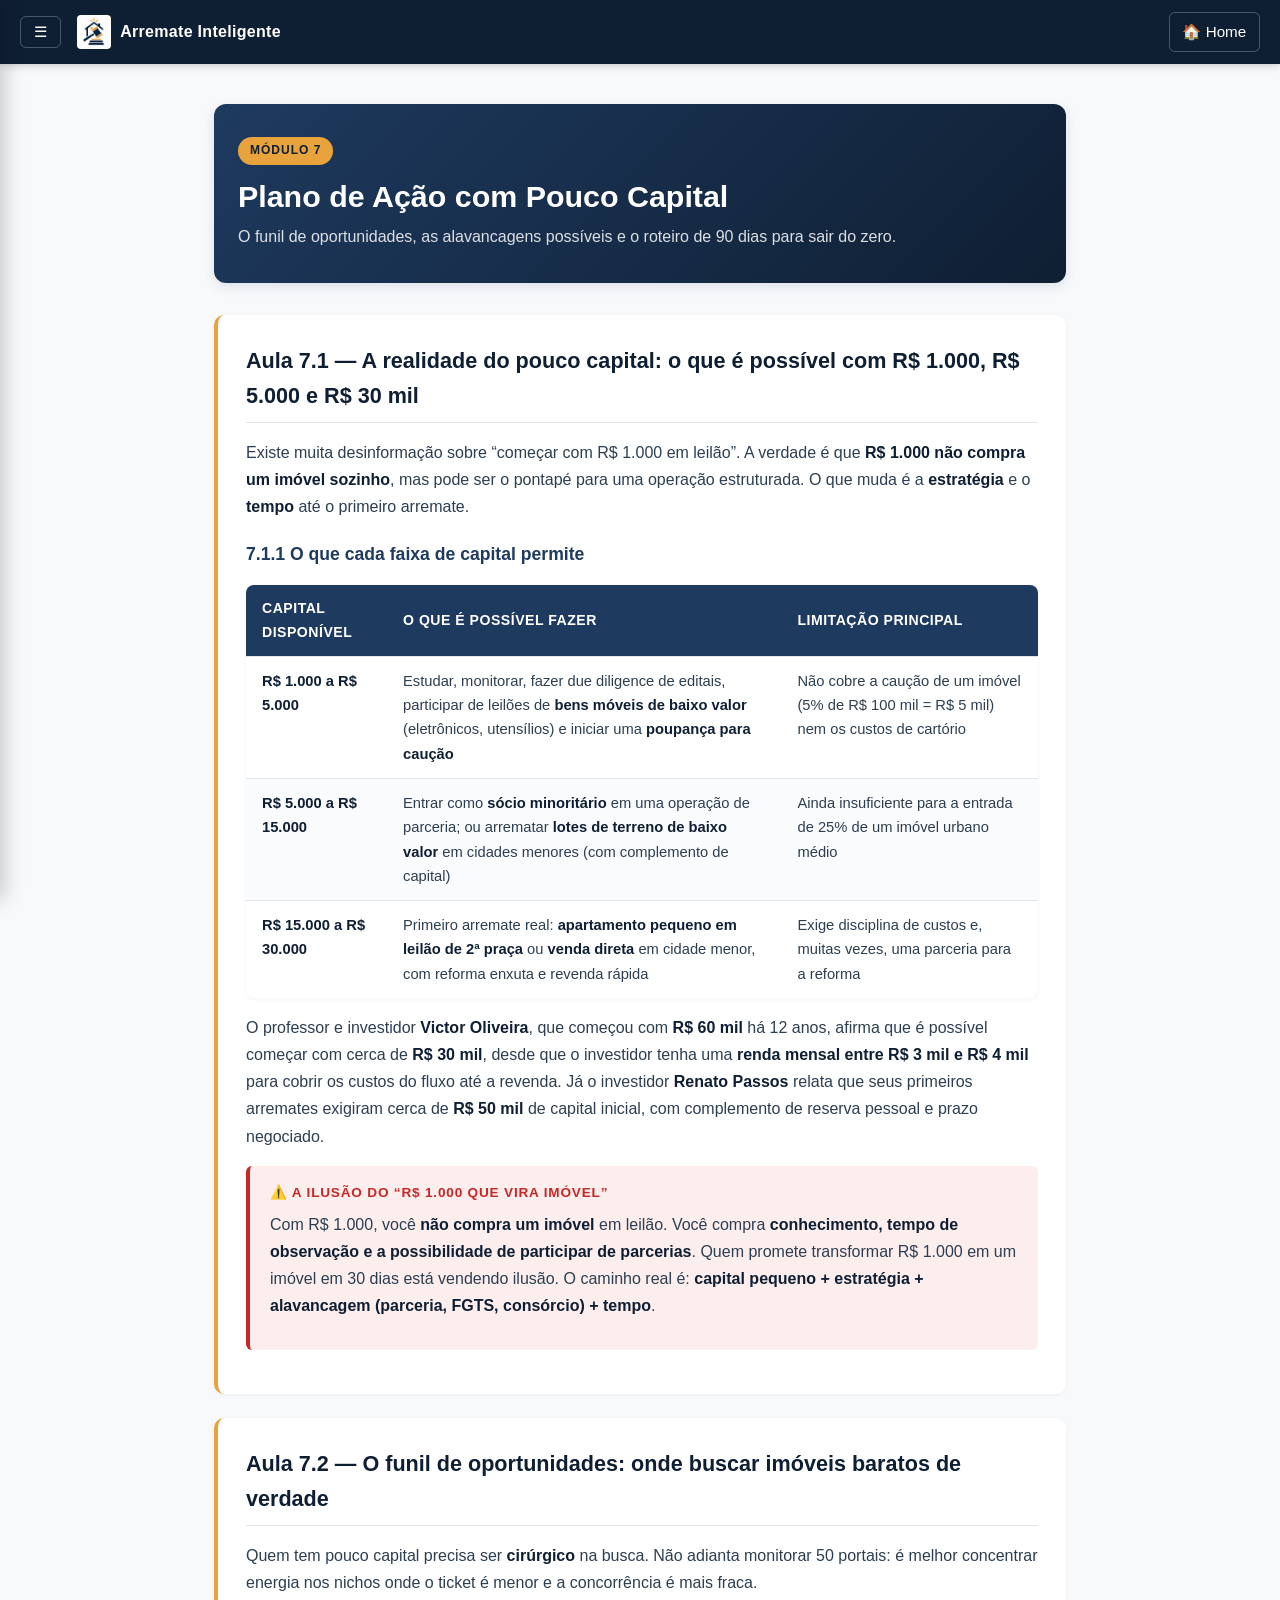
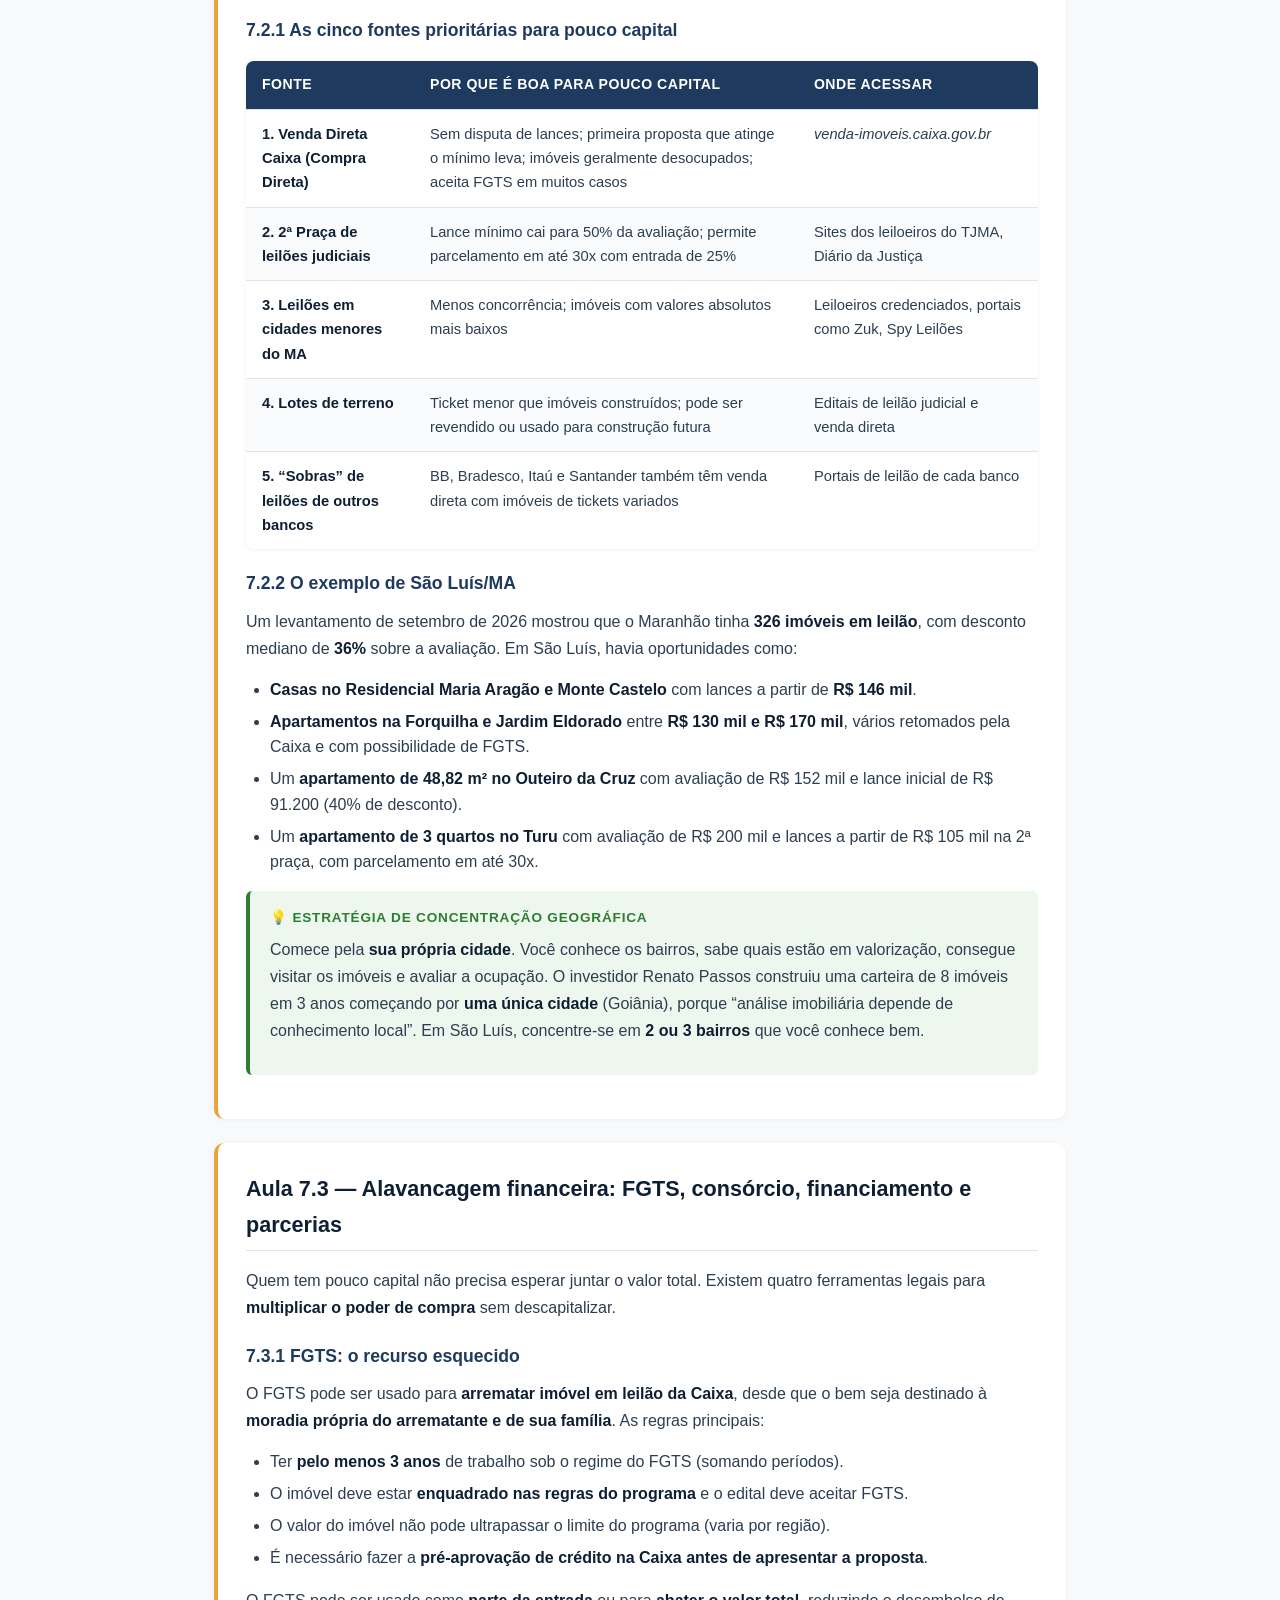
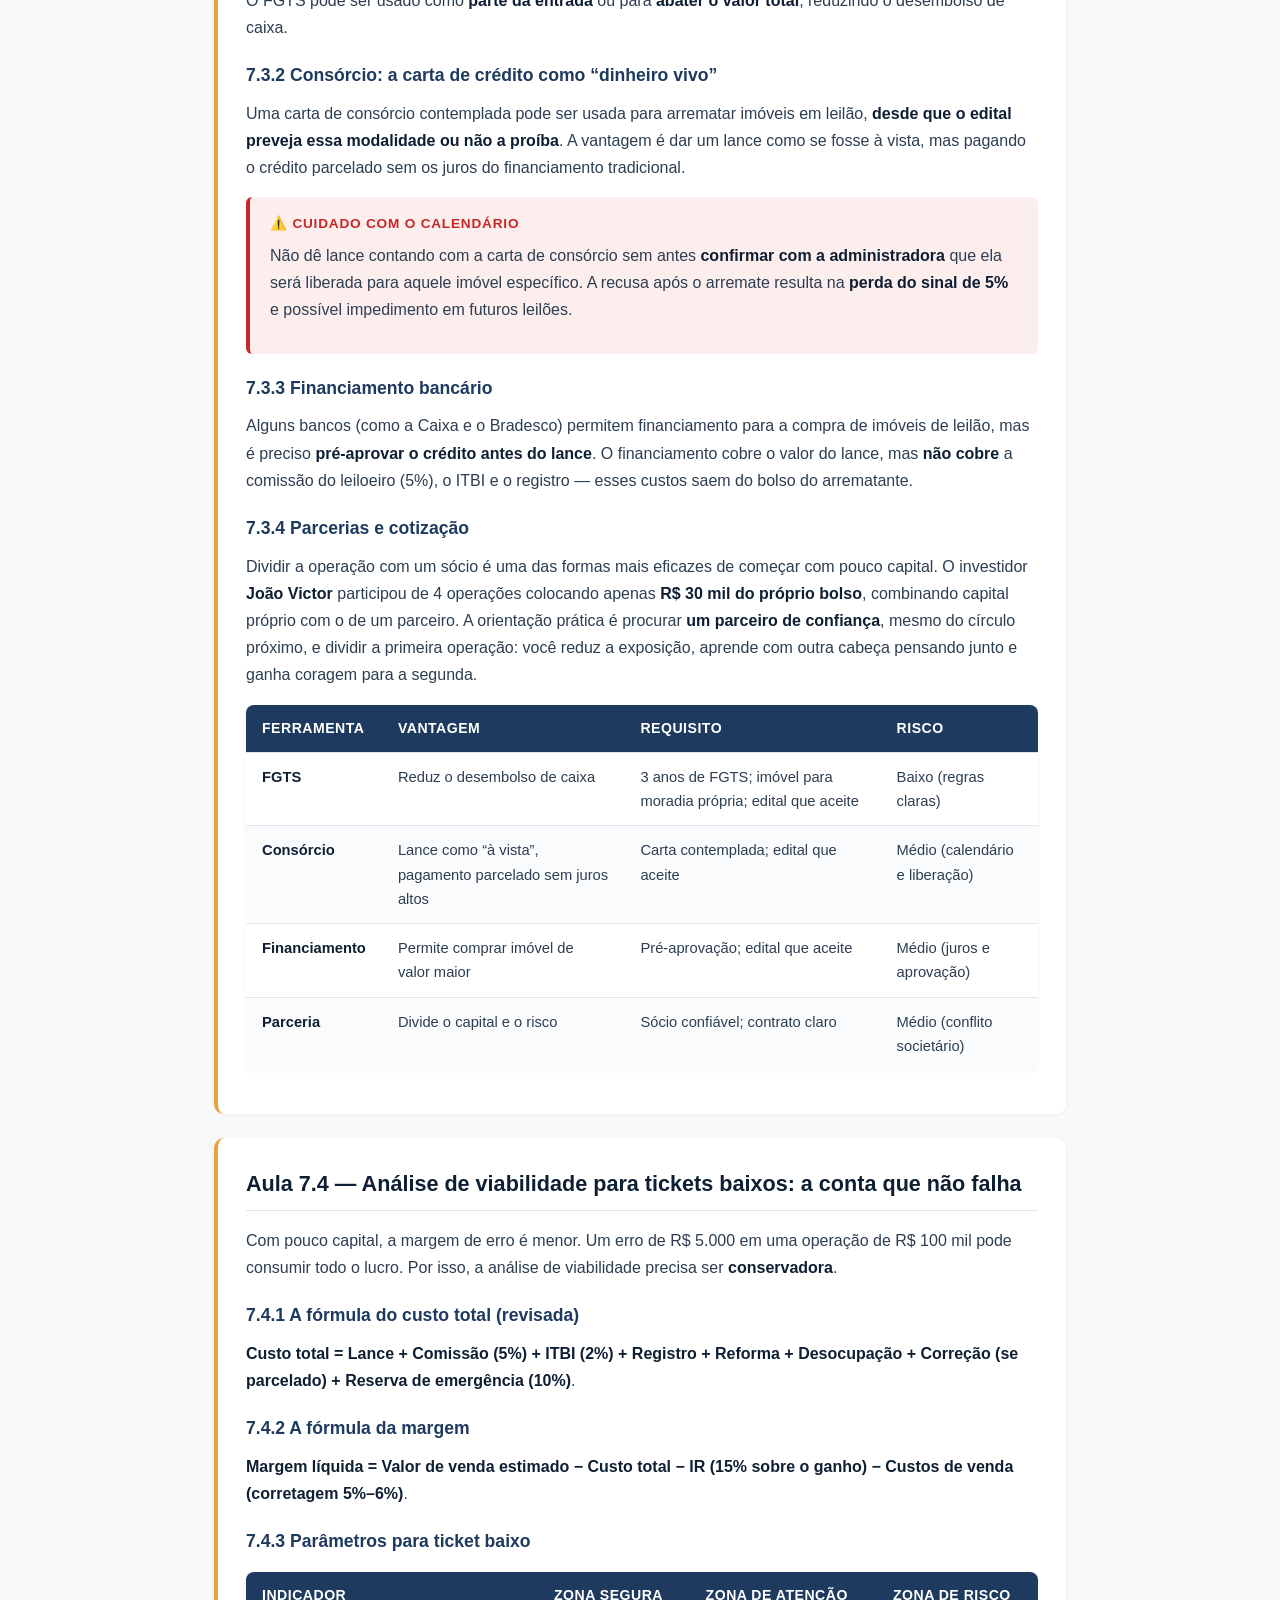
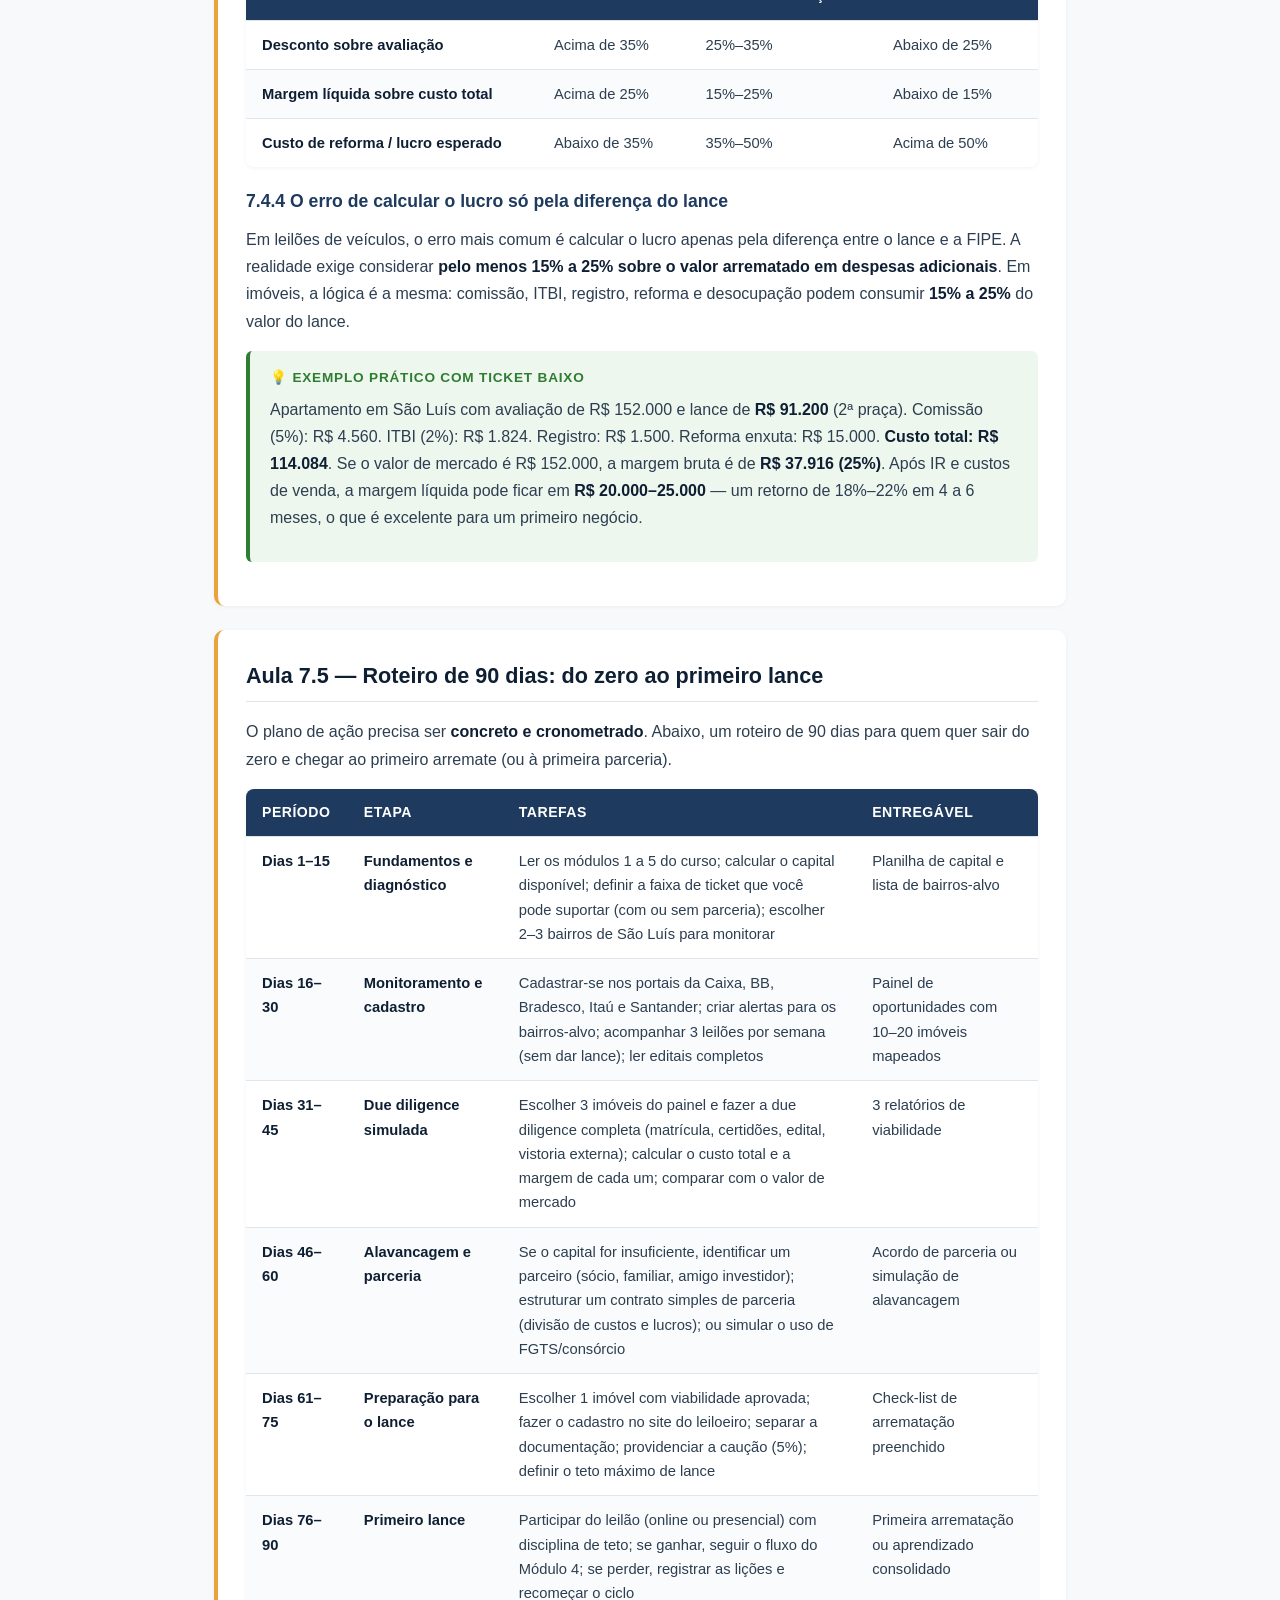
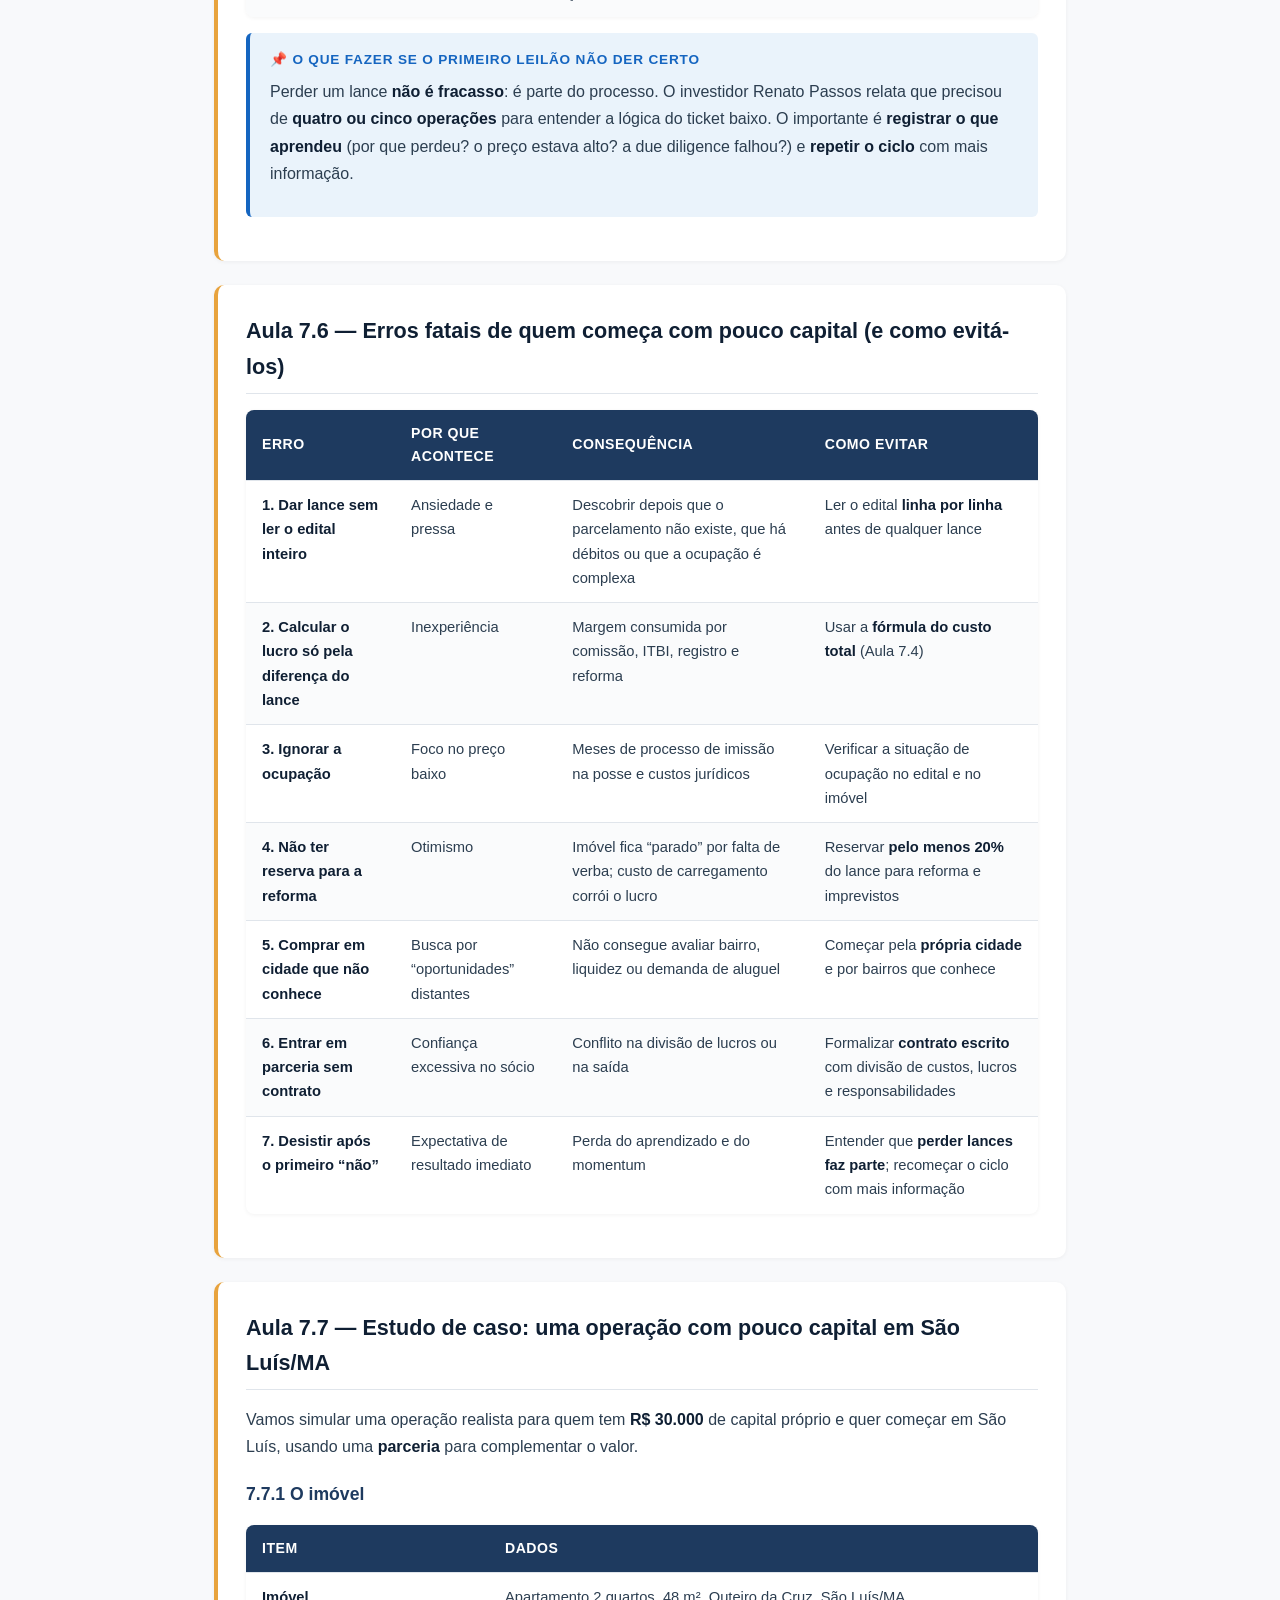
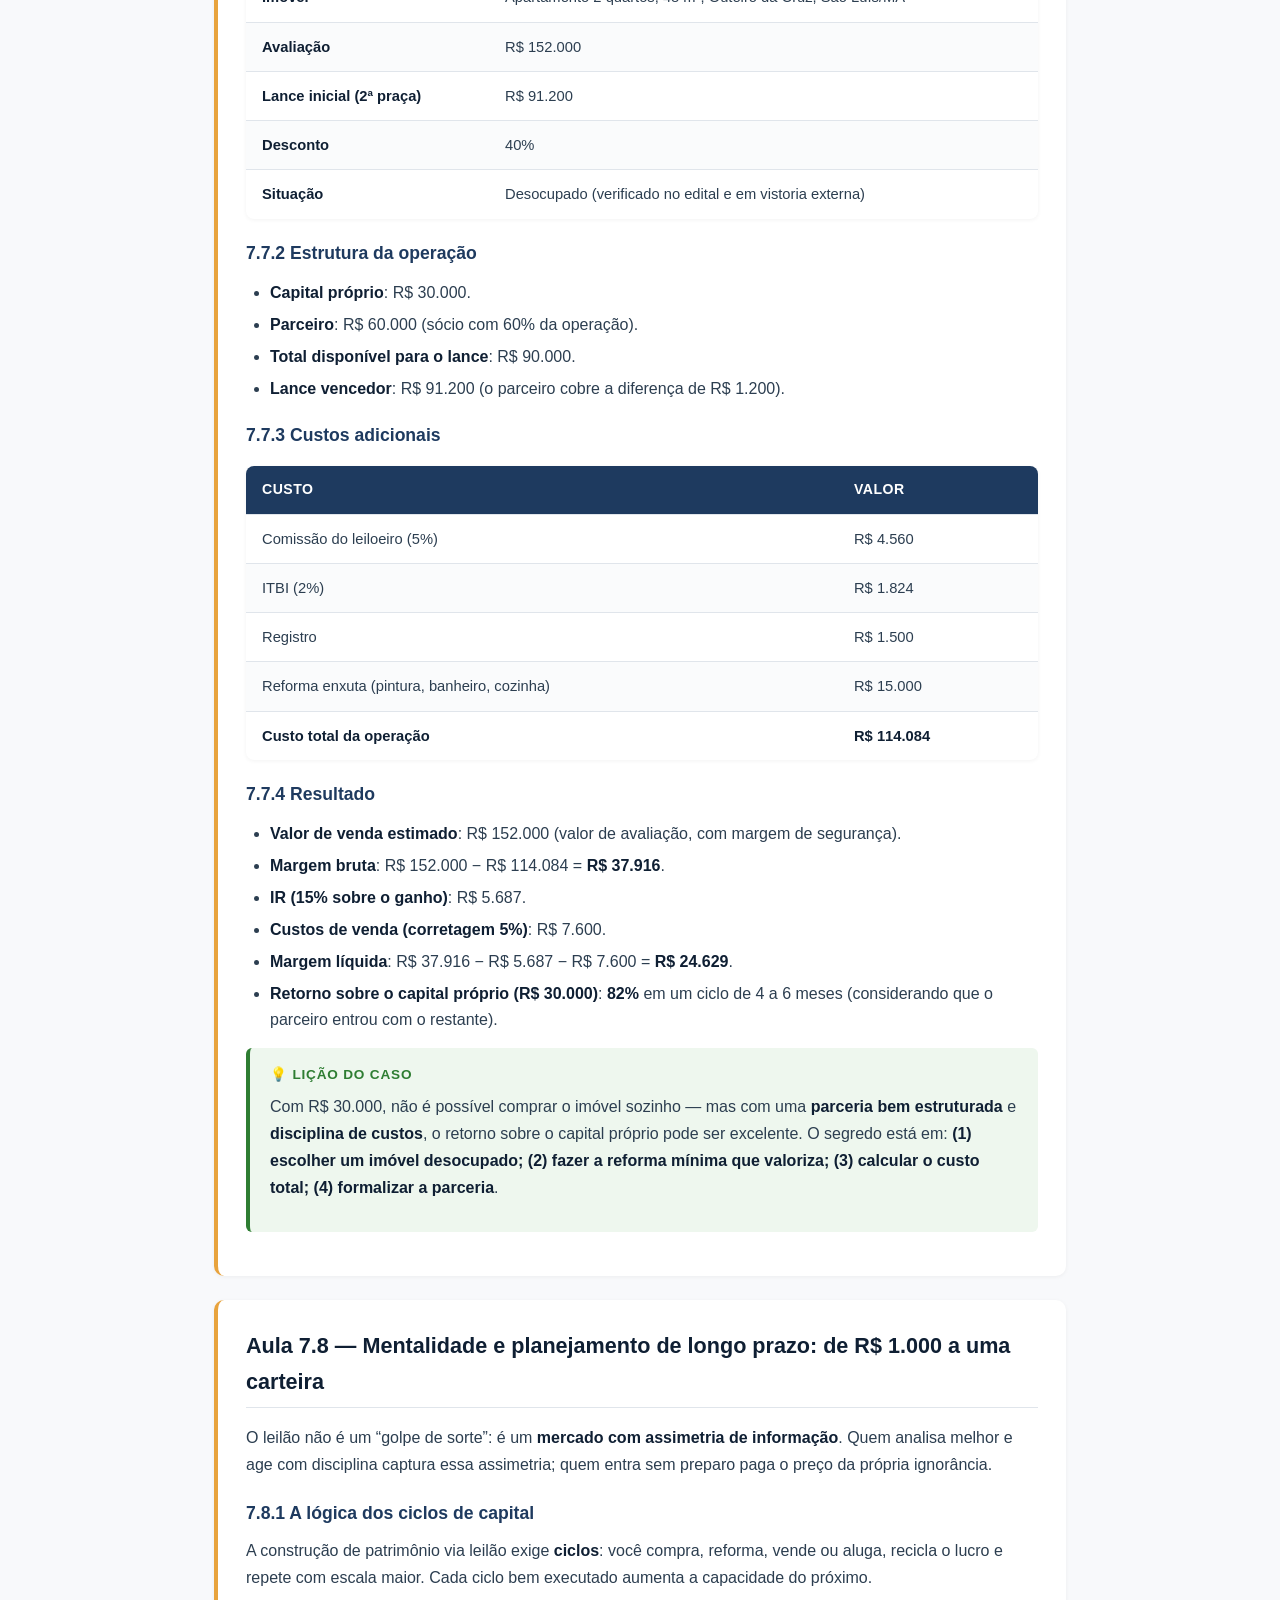
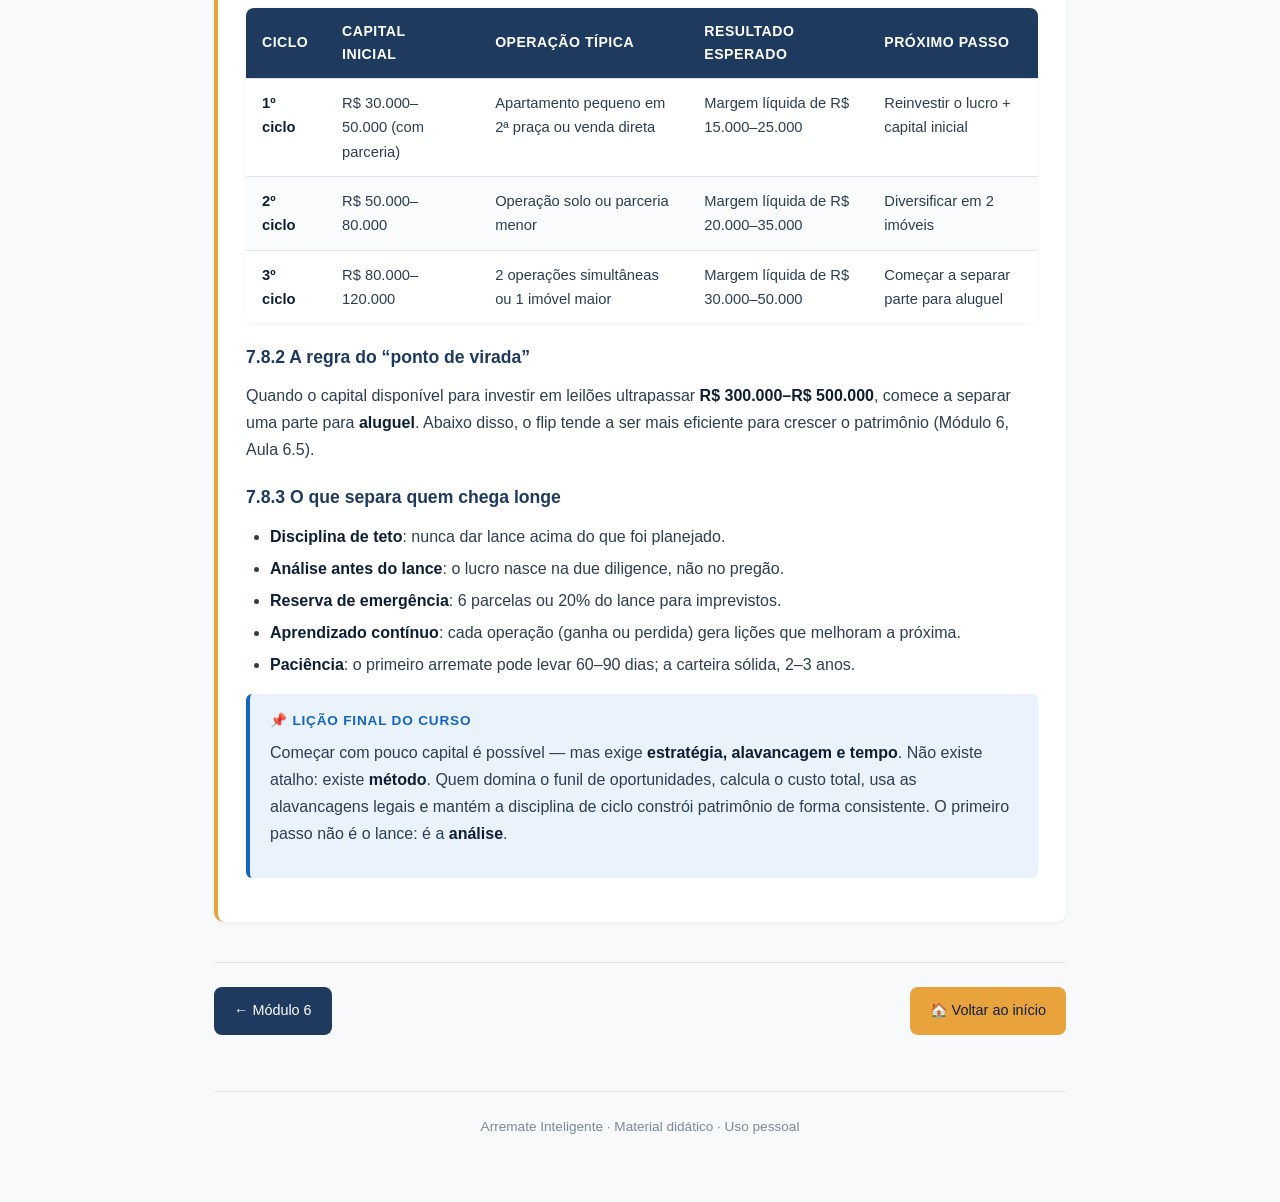
<file: modulo-7.html>
<!DOCTYPE html>
<html lang="pt-BR">
<head>
  <meta charset="UTF-8">
  <meta name="viewport" content="width=device-width, initial-scale=1.0">
  <meta name="description" content="Módulo 7 do Arremate Inteligente — Plano de ação com pouco capital: funil de oportunidades, alavancagem, FGTS, consórcio, parcerias e roteiro de 90 dias.">
  <title>Módulo 7 — Plano de Ação com Pouco Capital · Arremate Inteligente</title>
  <link rel="stylesheet" href="style.css">
</head>
<body>

  <header class="topbar">
    <button class="icon-btn" id="menuToggle" aria-label="Abrir menu lateral">☰</button>
    <div class="brand">
      <img src="logo.png" alt="Logo Arremate Inteligente" class="logo" onerror="this.style.display='none'">
      <span class="brand-name">Arremate Inteligente</span>
    </div>
    <a href="index.html" class="icon-btn home-btn" aria-label="Voltar ao início">🏠 Home</a>
  </header>

  <aside class="sidebar" id="sidebar" aria-label="Menu de módulos">
    <div class="sidebar-header">
      <img src="logo.png" alt="" class="sidebar-logo" onerror="this.style.display='none'">
      <span>Arremate Inteligente</span>
    </div>
    <nav class="sidebar-nav">
      <a href="index.html" class="nav-link">🏠 Início</a>
      <span class="nav-section">Módulos</span>
      <a href="modulo-1.html" class="nav-link">Módulo 1 — O Jogo da Arrematação</a>
      <a href="modulo-2.html" class="nav-link">Módulo 2 — Pagamento e Parcelamento</a>
      <a href="modulo-3.html" class="nav-link">Módulo 3 — A Estratégia da Venda Direta</a>
      <a href="modulo-4.html" class="nav-link">Módulo 4 — A Arrematação na Prática</a>
      <a href="modulo-5.html" class="nav-link">Módulo 5 — Análise e Due Diligence</a>
      <a href="modulo-6.html" class="nav-link">Módulo 6 — Pós-Arrematação e Flip</a>
      <a href="modulo-7.html" class="nav-link">Módulo 7 — Plano de Ação com Pouco Capital</a>
      <a href="modulo-8.html" class="nav-link">Módulo 8 — Modelo de Petição</a>
    </nav>
  </aside>

  <div class="sidebar-overlay" id="sidebarOverlay"></div>

  <main class="content">

    <header class="page-header">
      <span class="module-badge">Módulo 7</span>
      <h1>Plano de Ação com Pouco Capital</h1>
      <p>O funil de oportunidades, as alavancagens possíveis e o roteiro de 90 dias para sair do zero.</p>
    </header>

    <!-- AULA 7.1 -->
    <article class="lesson" id="aula-7-1">
      <h2>Aula 7.1 — A realidade do pouco capital: o que é possível com R$ 1.000, R$ 5.000 e R$ 30 mil</h2>

      <p>Existe muita desinformação sobre “começar com R$ 1.000 em leilão”. A verdade é que <strong>R$ 1.000 não compra um imóvel sozinho</strong>, mas pode ser o pontapé para uma operação estruturada. O que muda é a <strong>estratégia</strong> e o <strong>tempo</strong> até o primeiro arremate.</p>

      <h3>7.1.1 O que cada faixa de capital permite</h3>
      <table class="data-table">
        <thead>
          <tr><th>Capital disponível</th><th>O que é possível fazer</th><th>Limitação principal</th></tr>
        </thead>
        <tbody>
          <tr><td><strong>R$ 1.000 a R$ 5.000</strong></td><td>Estudar, monitorar, fazer due diligence de editais, participar de leilões de <strong>bens móveis de baixo valor</strong> (eletrônicos, utensílios) e iniciar uma <strong>poupança para caução</strong></td><td>Não cobre a caução de um imóvel (5% de R$ 100 mil = R$ 5 mil) nem os custos de cartório</td></tr>
          <tr><td><strong>R$ 5.000 a R$ 15.000</strong></td><td>Entrar como <strong>sócio minoritário</strong> em uma operação de parceria; ou arrematar <strong>lotes de terreno de baixo valor</strong> em cidades menores (com complemento de capital)</td><td>Ainda insuficiente para a entrada de 25% de um imóvel urbano médio</td></tr>
          <tr><td><strong>R$ 15.000 a R$ 30.000</strong></td><td>Primeiro arremate real: <strong>apartamento pequeno em leilão de 2ª praça</strong> ou <strong>venda direta</strong> em cidade menor, com reforma enxuta e revenda rápida</td><td>Exige disciplina de custos e, muitas vezes, uma parceria para a reforma</td></tr>
        </tbody>
      </table>

      <p>O professor e investidor <strong>Victor Oliveira</strong>, que começou com <strong>R$ 60 mil</strong> há 12 anos, afirma que é possível começar com cerca de <strong>R$ 30 mil</strong>, desde que o investidor tenha uma <strong>renda mensal entre R$ 3 mil e R$ 4 mil</strong> para cobrir os custos do fluxo até a revenda. Já o investidor <strong>Renato Passos</strong> relata que seus primeiros arremates exigiram cerca de <strong>R$ 50 mil</strong> de capital inicial, com complemento de reserva pessoal e prazo negociado.</p>

      <div class="callout warning">
        <div class="callout-title">⚠️ A ilusão do “R$ 1.000 que vira imóvel”</div>
        <p>Com R$ 1.000, você <strong>não compra um imóvel</strong> em leilão. Você compra <strong>conhecimento, tempo de observação e a possibilidade de participar de parcerias</strong>. Quem promete transformar R$ 1.000 em um imóvel em 30 dias está vendendo ilusão. O caminho real é: <strong>capital pequeno + estratégia + alavancagem (parceria, FGTS, consórcio) + tempo</strong>.</p>
      </div>
    </article>

    <!-- AULA 7.2 -->
    <article class="lesson" id="aula-7-2">
      <h2>Aula 7.2 — O funil de oportunidades: onde buscar imóveis baratos de verdade</h2>

      <p>Quem tem pouco capital precisa ser <strong>cirúrgico</strong> na busca. Não adianta monitorar 50 portais: é melhor concentrar energia nos nichos onde o ticket é menor e a concorrência é mais fraca.</p>

      <h3>7.2.1 As cinco fontes prioritárias para pouco capital</h3>
      <table class="data-table">
        <thead>
          <tr><th>Fonte</th><th>Por que é boa para pouco capital</th><th>Onde acessar</th></tr>
        </thead>
        <tbody>
          <tr><td><strong>1. Venda Direta Caixa (Compra Direta)</strong></td><td>Sem disputa de lances; primeira proposta que atinge o mínimo leva; imóveis geralmente desocupados; aceita FGTS em muitos casos</td><td><em>venda-imoveis.caixa.gov.br</em></td></tr>
          <tr><td><strong>2. 2ª Praça de leilões judiciais</strong></td><td>Lance mínimo cai para 50% da avaliação; permite parcelamento em até 30x com entrada de 25%</td><td>Sites dos leiloeiros do TJMA, Diário da Justiça</td></tr>
          <tr><td><strong>3. Leilões em cidades menores do MA</strong></td><td>Menos concorrência; imóveis com valores absolutos mais baixos</td><td>Leiloeiros credenciados, portais como Zuk, Spy Leilões</td></tr>
          <tr><td><strong>4. Lotes de terreno</strong></td><td>Ticket menor que imóveis construídos; pode ser revendido ou usado para construção futura</td><td>Editais de leilão judicial e venda direta</td></tr>
          <tr><td><strong>5. “Sobras” de leilões de outros bancos</strong></td><td>BB, Bradesco, Itaú e Santander também têm venda direta com imóveis de tickets variados</td><td>Portais de leilão de cada banco</td></tr>
        </tbody>
      </table>

      <h3>7.2.2 O exemplo de São Luís/MA</h3>
      <p>Um levantamento de setembro de 2026 mostrou que o Maranhão tinha <strong>326 imóveis em leilão</strong>, com desconto mediano de <strong>36%</strong> sobre a avaliação. Em São Luís, havia oportunidades como:</p>
      <ul>
        <li><strong>Casas no Residencial Maria Aragão e Monte Castelo</strong> com lances a partir de <strong>R$ 146 mil</strong>.</li>
        <li><strong>Apartamentos na Forquilha e Jardim Eldorado</strong> entre <strong>R$ 130 mil e R$ 170 mil</strong>, vários retomados pela Caixa e com possibilidade de FGTS.</li>
        <li>Um <strong>apartamento de 48,82 m² no Outeiro da Cruz</strong> com avaliação de R$ 152 mil e lance inicial de R$ 91.200 (40% de desconto).</li>
        <li>Um <strong>apartamento de 3 quartos no Turu</strong> com avaliação de R$ 200 mil e lances a partir de R$ 105 mil na 2ª praça, com parcelamento em até 30x.</li>
      </ul>

      <div class="callout tip">
        <div class="callout-title">💡 Estratégia de concentração geográfica</div>
        <p>Comece pela <strong>sua própria cidade</strong>. Você conhece os bairros, sabe quais estão em valorização, consegue visitar os imóveis e avaliar a ocupação. O investidor Renato Passos construiu uma carteira de 8 imóveis em 3 anos começando por <strong>uma única cidade</strong> (Goiânia), porque “análise imobiliária depende de conhecimento local”. Em São Luís, concentre-se em <strong>2 ou 3 bairros</strong> que você conhece bem.</p>
      </div>
    </article>

    <!-- AULA 7.3 -->
    <article class="lesson" id="aula-7-3">
      <h2>Aula 7.3 — Alavancagem financeira: FGTS, consórcio, financiamento e parcerias</h2>

      <p>Quem tem pouco capital não precisa esperar juntar o valor total. Existem quatro ferramentas legais para <strong>multiplicar o poder de compra</strong> sem descapitalizar.</p>

      <h3>7.3.1 FGTS: o recurso esquecido</h3>
      <p>O FGTS pode ser usado para <strong>arrematar imóvel em leilão da Caixa</strong>, desde que o bem seja destinado à <strong>moradia própria do arrematante e de sua família</strong>. As regras principais:</p>
      <ul>
        <li>Ter <strong>pelo menos 3 anos</strong> de trabalho sob o regime do FGTS (somando períodos).</li>
        <li>O imóvel deve estar <strong>enquadrado nas regras do programa</strong> e o edital deve aceitar FGTS.</li>
        <li>O valor do imóvel não pode ultrapassar o limite do programa (varia por região).</li>
        <li>É necessário fazer a <strong>pré-aprovação de crédito na Caixa antes de apresentar a proposta</strong>.</li>
      </ul>
      <p>O FGTS pode ser usado como <strong>parte da entrada</strong> ou para <strong>abater o valor total</strong>, reduzindo o desembolso de caixa.</p>

      <h3>7.3.2 Consórcio: a carta de crédito como “dinheiro vivo”</h3>
      <p>Uma carta de consórcio contemplada pode ser usada para arrematar imóveis em leilão, <strong>desde que o edital preveja essa modalidade ou não a proíba</strong>. A vantagem é dar um lance como se fosse à vista, mas pagando o crédito parcelado sem os juros do financiamento tradicional.</p>
      <div class="callout warning">
        <div class="callout-title">⚠️ Cuidado com o calendário</div>
        <p>Não dê lance contando com a carta de consórcio sem antes <strong>confirmar com a administradora</strong> que ela será liberada para aquele imóvel específico. A recusa após o arremate resulta na <strong>perda do sinal de 5%</strong> e possível impedimento em futuros leilões.</p>
      </div>

      <h3>7.3.3 Financiamento bancário</h3>
      <p>Alguns bancos (como a Caixa e o Bradesco) permitem financiamento para a compra de imóveis de leilão, mas é preciso <strong>pré-aprovar o crédito antes do lance</strong>. O financiamento cobre o valor do lance, mas <strong>não cobre</strong> a comissão do leiloeiro (5%), o ITBI e o registro — esses custos saem do bolso do arrematante.</p>

      <h3>7.3.4 Parcerias e cotização</h3>
      <p>Dividir a operação com um sócio é uma das formas mais eficazes de começar com pouco capital. O investidor <strong>João Victor</strong> participou de 4 operações colocando apenas <strong>R$ 30 mil do próprio bolso</strong>, combinando capital próprio com o de um parceiro. A orientação prática é procurar <strong>um parceiro de confiança</strong>, mesmo do círculo próximo, e dividir a primeira operação: você reduz a exposição, aprende com outra cabeça pensando junto e ganha coragem para a segunda.</p>

      <table class="data-table">
        <thead>
          <tr><th>Ferramenta</th><th>Vantagem</th><th>Requisito</th><th>Risco</th></tr>
        </thead>
        <tbody>
          <tr><td><strong>FGTS</strong></td><td>Reduz o desembolso de caixa</td><td>3 anos de FGTS; imóvel para moradia própria; edital que aceite</td><td>Baixo (regras claras)</td></tr>
          <tr><td><strong>Consórcio</strong></td><td>Lance como “à vista”, pagamento parcelado sem juros altos</td><td>Carta contemplada; edital que aceite</td><td>Médio (calendário e liberação)</td></tr>
          <tr><td><strong>Financiamento</strong></td><td>Permite comprar imóvel de valor maior</td><td>Pré-aprovação; edital que aceite</td><td>Médio (juros e aprovação)</td></tr>
          <tr><td><strong>Parceria</strong></td><td>Divide o capital e o risco</td><td>Sócio confiável; contrato claro</td><td>Médio (conflito societário)</td></tr>
        </tbody>
      </table>
    </article>

    <!-- AULA 7.4 -->
    <article class="lesson" id="aula-7-4">
      <h2>Aula 7.4 — Análise de viabilidade para tickets baixos: a conta que não falha</h2>

      <p>Com pouco capital, a margem de erro é menor. Um erro de R$ 5.000 em uma operação de R$ 100 mil pode consumir todo o lucro. Por isso, a análise de viabilidade precisa ser <strong>conservadora</strong>.</p>

      <h3>7.4.1 A fórmula do custo total (revisada)</h3>
      <p><strong>Custo total = Lance + Comissão (5%) + ITBI (2%) + Registro + Reforma + Desocupação + Correção (se parcelado) + Reserva de emergência (10%)</strong>.</p>

      <h3>7.4.2 A fórmula da margem</h3>
      <p><strong>Margem líquida = Valor de venda estimado − Custo total − IR (15% sobre o ganho) − Custos de venda (corretagem 5%–6%)</strong>.</p>

      <h3>7.4.3 Parâmetros para ticket baixo</h3>
      <table class="data-table">
        <thead>
          <tr><th>Indicador</th><th>Zona segura</th><th>Zona de atenção</th><th>Zona de risco</th></tr>
        </thead>
        <tbody>
          <tr><td><strong>Desconto sobre avaliação</strong></td><td>Acima de 35%</td><td>25%–35%</td><td>Abaixo de 25%</td></tr>
          <tr><td><strong>Margem líquida sobre custo total</strong></td><td>Acima de 25%</td><td>15%–25%</td><td>Abaixo de 15%</td></tr>
          <tr><td><strong>Custo de reforma / lucro esperado</strong></td><td>Abaixo de 35%</td><td>35%–50%</td><td>Acima de 50%</td></tr>
        </tbody>
      </table>

      <h3>7.4.4 O erro de calcular o lucro só pela diferença do lance</h3>
      <p>Em leilões de veículos, o erro mais comum é calcular o lucro apenas pela diferença entre o lance e a FIPE. A realidade exige considerar <strong>pelo menos 15% a 25% sobre o valor arrematado em despesas adicionais</strong>. Em imóveis, a lógica é a mesma: comissão, ITBI, registro, reforma e desocupação podem consumir <strong>15% a 25%</strong> do valor do lance.</p>

      <div class="callout tip">
        <div class="callout-title">💡 Exemplo prático com ticket baixo</div>
        <p>Apartamento em São Luís com avaliação de R$ 152.000 e lance de <strong>R$ 91.200</strong> (2ª praça). Comissão (5%): R$ 4.560. ITBI (2%): R$ 1.824. Registro: R$ 1.500. Reforma enxuta: R$ 15.000. <strong>Custo total: R$ 114.084</strong>. Se o valor de mercado é R$ 152.000, a margem bruta é de <strong>R$ 37.916 (25%)</strong>. Após IR e custos de venda, a margem líquida pode ficar em <strong>R$ 20.000–25.000</strong> — um retorno de 18%–22% em 4 a 6 meses, o que é excelente para um primeiro negócio.</p>
      </div>
    </article>

    <!-- AULA 7.5 -->
    <article class="lesson" id="aula-7-5">
      <h2>Aula 7.5 — Roteiro de 90 dias: do zero ao primeiro lance</h2>

      <p>O plano de ação precisa ser <strong>concreto e cronometrado</strong>. Abaixo, um roteiro de 90 dias para quem quer sair do zero e chegar ao primeiro arremate (ou à primeira parceria).</p>

      <table class="data-table">
        <thead>
          <tr><th>Período</th><th>Etapa</th><th>Tarefas</th><th>Entregável</th></tr>
        </thead>
        <tbody>
          <tr><td><strong>Dias 1–15</strong></td><td><strong>Fundamentos e diagnóstico</strong></td><td>Ler os módulos 1 a 5 do curso; calcular o capital disponível; definir a faixa de ticket que você pode suportar (com ou sem parceria); escolher 2–3 bairros de São Luís para monitorar</td><td>Planilha de capital e lista de bairros-alvo</td></tr>
          <tr><td><strong>Dias 16–30</strong></td><td><strong>Monitoramento e cadastro</strong></td><td>Cadastrar-se nos portais da Caixa, BB, Bradesco, Itaú e Santander; criar alertas para os bairros-alvo; acompanhar 3 leilões por semana (sem dar lance); ler editais completos</td><td>Painel de oportunidades com 10–20 imóveis mapeados</td></tr>
          <tr><td><strong>Dias 31–45</strong></td><td><strong>Due diligence simulada</strong></td><td>Escolher 3 imóveis do painel e fazer a due diligence completa (matrícula, certidões, edital, vistoria externa); calcular o custo total e a margem de cada um; comparar com o valor de mercado</td><td>3 relatórios de viabilidade</td></tr>
          <tr><td><strong>Dias 46–60</strong></td><td><strong>Alavancagem e parceria</strong></td><td>Se o capital for insuficiente, identificar um parceiro (sócio, familiar, amigo investidor); estruturar um contrato simples de parceria (divisão de custos e lucros); ou simular o uso de FGTS/consórcio</td><td>Acordo de parceria ou simulação de alavancagem</td></tr>
          <tr><td><strong>Dias 61–75</strong></td><td><strong>Preparação para o lance</strong></td><td>Escolher 1 imóvel com viabilidade aprovada; fazer o cadastro no site do leiloeiro; separar a documentação; providenciar a caução (5%); definir o teto máximo de lance</td><td>Check-list de arrematação preenchido</td></tr>
          <tr><td><strong>Dias 76–90</strong></td><td><strong>Primeiro lance</strong></td><td>Participar do leilão (online ou presencial) com disciplina de teto; se ganhar, seguir o fluxo do Módulo 4; se perder, registrar as lições e recomeçar o ciclo</td><td>Primeira arrematação ou aprendizado consolidado</td></tr>
        </tbody>
      </table>

      <div class="callout info">
        <div class="callout-title">📌 O que fazer se o primeiro leilão não der certo</div>
        <p>Perder um lance <strong>não é fracasso</strong>: é parte do processo. O investidor Renato Passos relata que precisou de <strong>quatro ou cinco operações</strong> para entender a lógica do ticket baixo. O importante é <strong>registrar o que aprendeu</strong> (por que perdeu? o preço estava alto? a due diligence falhou?) e <strong>repetir o ciclo</strong> com mais informação.</p>
      </div>
    </article>

    <!-- AULA 7.6 -->
    <article class="lesson" id="aula-7-6">
      <h2>Aula 7.6 — Erros fatais de quem começa com pouco capital (e como evitá-los)</h2>

      <table class="data-table">
        <thead>
          <tr><th>Erro</th><th>Por que acontece</th><th>Consequência</th><th>Como evitar</th></tr>
        </thead>
        <tbody>
          <tr><td><strong>1. Dar lance sem ler o edital inteiro</strong></td><td>Ansiedade e pressa</td><td>Descobrir depois que o parcelamento não existe, que há débitos ou que a ocupação é complexa</td><td>Ler o edital <strong>linha por linha</strong> antes de qualquer lance</td></tr>
          <tr><td><strong>2. Calcular o lucro só pela diferença do lance</strong></td><td>Inexperiência</td><td>Margem consumida por comissão, ITBI, registro e reforma</td><td>Usar a <strong>fórmula do custo total</strong> (Aula 7.4)</td></tr>
          <tr><td><strong>3. Ignorar a ocupação</strong></td><td>Foco no preço baixo</td><td>Meses de processo de imissão na posse e custos jurídicos</td><td>Verificar a situação de ocupação no edital e no imóvel</td></tr>
          <tr><td><strong>4. Não ter reserva para a reforma</strong></td><td>Otimismo</td><td>Imóvel fica “parado” por falta de verba; custo de carregamento corrói o lucro</td><td>Reservar <strong>pelo menos 20%</strong> do lance para reforma e imprevistos</td></tr>
          <tr><td><strong>5. Comprar em cidade que não conhece</strong></td><td>Busca por “oportunidades” distantes</td><td>Não consegue avaliar bairro, liquidez ou demanda de aluguel</td><td>Começar pela <strong>própria cidade</strong> e por bairros que conhece</td></tr>
          <tr><td><strong>6. Entrar em parceria sem contrato</strong></td><td>Confiança excessiva no sócio</td><td>Conflito na divisão de lucros ou na saída</td><td>Formalizar <strong>contrato escrito</strong> com divisão de custos, lucros e responsabilidades</td></tr>
          <tr><td><strong>7. Desistir após o primeiro “não”</strong></td><td>Expectativa de resultado imediato</td><td>Perda do aprendizado e do momentum</td><td>Entender que <strong>perder lances faz parte</strong>; recomeçar o ciclo com mais informação</td></tr>
        </tbody>
      </table>
    </article>

    <!-- AULA 7.7 -->
    <article class="lesson" id="aula-7-7">
      <h2>Aula 7.7 — Estudo de caso: uma operação com pouco capital em São Luís/MA</h2>

      <p>Vamos simular uma operação realista para quem tem <strong>R$ 30.000</strong> de capital próprio e quer começar em São Luís, usando uma <strong>parceria</strong> para complementar o valor.</p>

      <h3>7.7.1 O imóvel</h3>
      <table class="data-table">
        <thead>
          <tr><th>Item</th><th>Dados</th></tr>
        </thead>
        <tbody>
          <tr><td><strong>Imóvel</strong></td><td>Apartamento 2 quartos, 48 m², Outeiro da Cruz, São Luís/MA</td></tr>
          <tr><td><strong>Avaliação</strong></td><td>R$ 152.000</td></tr>
          <tr><td><strong>Lance inicial (2ª praça)</strong></td><td>R$ 91.200</td></tr>
          <tr><td><strong>Desconto</strong></td><td>40%</td></tr>
          <tr><td><strong>Situação</strong></td><td>Desocupado (verificado no edital e em vistoria externa)</td></tr>
        </tbody>
      </table>

      <h3>7.7.2 Estrutura da operação</h3>
      <ul>
        <li><strong>Capital próprio</strong>: R$ 30.000.</li>
        <li><strong>Parceiro</strong>: R$ 60.000 (sócio com 60% da operação).</li>
        <li><strong>Total disponível para o lance</strong>: R$ 90.000.</li>
        <li><strong>Lance vencedor</strong>: R$ 91.200 (o parceiro cobre a diferença de R$ 1.200).</li>
      </ul>

      <h3>7.7.3 Custos adicionais</h3>
      <table class="data-table">
        <thead>
          <tr><th>Custo</th><th>Valor</th></tr>
        </thead>
        <tbody>
          <tr><td>Comissão do leiloeiro (5%)</td><td>R$ 4.560</td></tr>
          <tr><td>ITBI (2%)</td><td>R$ 1.824</td></tr>
          <tr><td>Registro</td><td>R$ 1.500</td></tr>
          <tr><td>Reforma enxuta (pintura, banheiro, cozinha)</td><td>R$ 15.000</td></tr>
          <tr><td><strong>Custo total da operação</strong></td><td><strong>R$ 114.084</strong></td></tr>
        </tbody>
      </table>

      <h3>7.7.4 Resultado</h3>
      <ul>
        <li><strong>Valor de venda estimado</strong>: R$ 152.000 (valor de avaliação, com margem de segurança).</li>
        <li><strong>Margem bruta</strong>: R$ 152.000 − R$ 114.084 = <strong>R$ 37.916</strong>.</li>
        <li><strong>IR (15% sobre o ganho)</strong>: R$ 5.687.</li>
        <li><strong>Custos de venda (corretagem 5%)</strong>: R$ 7.600.</li>
        <li><strong>Margem líquida</strong>: R$ 37.916 − R$ 5.687 − R$ 7.600 = <strong>R$ 24.629</strong>.</li>
        <li><strong>Retorno sobre o capital próprio (R$ 30.000)</strong>: <strong>82%</strong> em um ciclo de 4 a 6 meses (considerando que o parceiro entrou com o restante).</li>
      </ul>

      <div class="callout tip">
        <div class="callout-title">💡 Lição do caso</div>
        <p>Com R$ 30.000, não é possível comprar o imóvel sozinho — mas com uma <strong>parceria bem estruturada</strong> e <strong>disciplina de custos</strong>, o retorno sobre o capital próprio pode ser excelente. O segredo está em: <strong>(1) escolher um imóvel desocupado; (2) fazer a reforma mínima que valoriza; (3) calcular o custo total; (4) formalizar a parceria</strong>.</p>
      </div>
    </article>

    <!-- AULA 7.8 -->
    <article class="lesson" id="aula-7-8">
      <h2>Aula 7.8 — Mentalidade e planejamento de longo prazo: de R$ 1.000 a uma carteira</h2>

      <p>O leilão não é um “golpe de sorte”: é um <strong>mercado com assimetria de informação</strong>. Quem analisa melhor e age com disciplina captura essa assimetria; quem entra sem preparo paga o preço da própria ignorância.</p>

      <h3>7.8.1 A lógica dos ciclos de capital</h3>
      <p>A construção de patrimônio via leilão exige <strong>ciclos</strong>: você compra, reforma, vende ou aluga, recicla o lucro e repete com escala maior. Cada ciclo bem executado aumenta a capacidade do próximo.</p>

      <table class="data-table">
        <thead>
          <tr><th>Ciclo</th><th>Capital inicial</th><th>Operação típica</th><th>Resultado esperado</th><th>Próximo passo</th></tr>
        </thead>
        <tbody>
          <tr><td><strong>1º ciclo</strong></td><td>R$ 30.000–50.000 (com parceria)</td><td>Apartamento pequeno em 2ª praça ou venda direta</td><td>Margem líquida de R$ 15.000–25.000</td><td>Reinvestir o lucro + capital inicial</td></tr>
          <tr><td><strong>2º ciclo</strong></td><td>R$ 50.000–80.000</td><td>Operação solo ou parceria menor</td><td>Margem líquida de R$ 20.000–35.000</td><td>Diversificar em 2 imóveis</td></tr>
          <tr><td><strong>3º ciclo</strong></td><td>R$ 80.000–120.000</td><td>2 operações simultâneas ou 1 imóvel maior</td><td>Margem líquida de R$ 30.000–50.000</td><td>Começar a separar parte para aluguel</td></tr>
        </tbody>
      </table>

      <h3>7.8.2 A regra do “ponto de virada”</h3>
      <p>Quando o capital disponível para investir em leilões ultrapassar <strong>R$ 300.000–R$ 500.000</strong>, comece a separar uma parte para <strong>aluguel</strong>. Abaixo disso, o flip tende a ser mais eficiente para crescer o patrimônio (Módulo 6, Aula 6.5).</p>

      <h3>7.8.3 O que separa quem chega longe</h3>
      <ul>
        <li><strong>Disciplina de teto</strong>: nunca dar lance acima do que foi planejado.</li>
        <li><strong>Análise antes do lance</strong>: o lucro nasce na due diligence, não no pregão.</li>
        <li><strong>Reserva de emergência</strong>: 6 parcelas ou 20% do lance para imprevistos.</li>
        <li><strong>Aprendizado contínuo</strong>: cada operação (ganha ou perdida) gera lições que melhoram a próxima.</li>
        <li><strong>Paciência</strong>: o primeiro arremate pode levar 60–90 dias; a carteira sólida, 2–3 anos.</li>
      </ul>

      <div class="callout info">
        <div class="callout-title">📌 Lição final do curso</div>
        <p>Começar com pouco capital é possível — mas exige <strong>estratégia, alavancagem e tempo</strong>. Não existe atalho: existe <strong>método</strong>. Quem domina o funil de oportunidades, calcula o custo total, usa as alavancagens legais e mantém a disciplina de ciclo constrói patrimônio de forma consistente. O primeiro passo não é o lance: é a <strong>análise</strong>.</p>
      </div>
    </article>

    <nav class="pager" aria-label="Navegação entre módulos">
      <a href="modulo-6.html" class="prev">← Módulo 6</a>
      <a href="index.html" class="next">🏠 Voltar ao início</a>
    </nav>

    <footer class="footer">
      <p>Arremate Inteligente · Material didático · Uso pessoal</p>
    </footer>

  </main>

  <script src="script.js"></script>
</body>
</html>
</file>
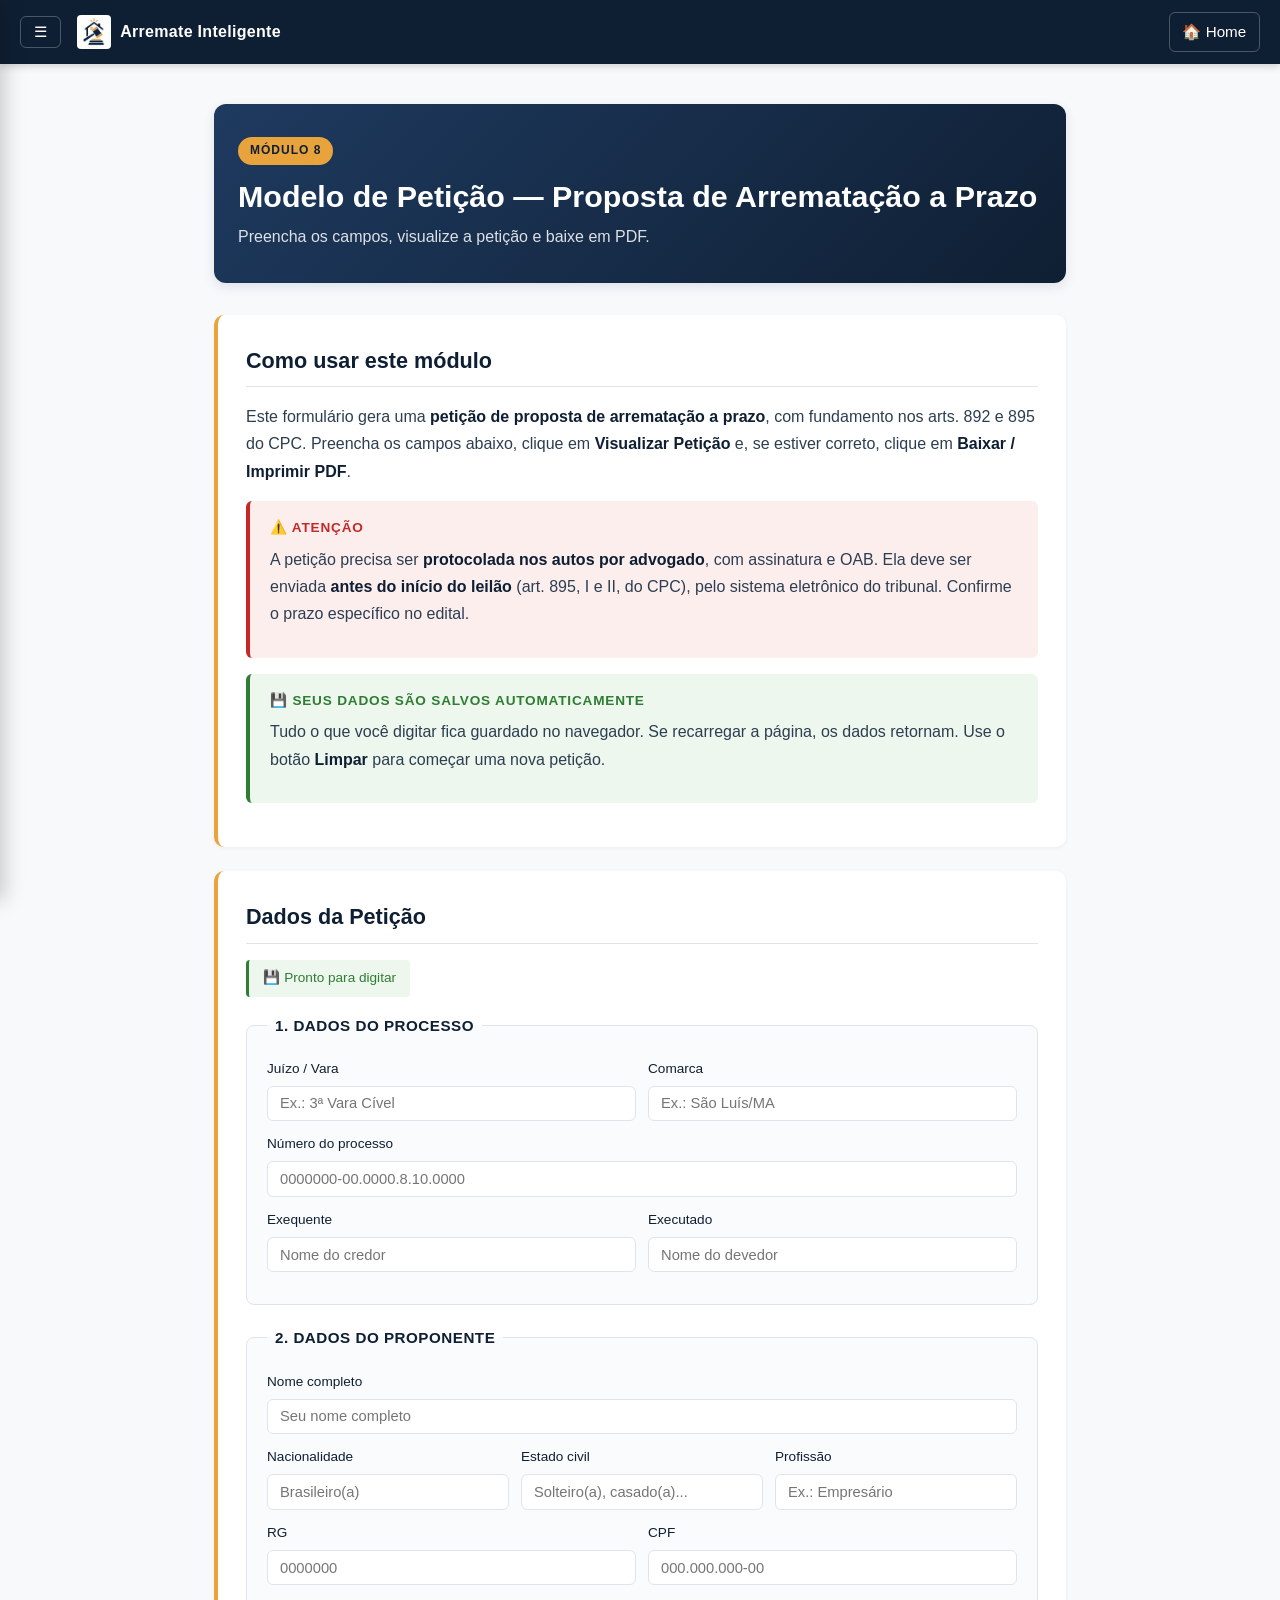
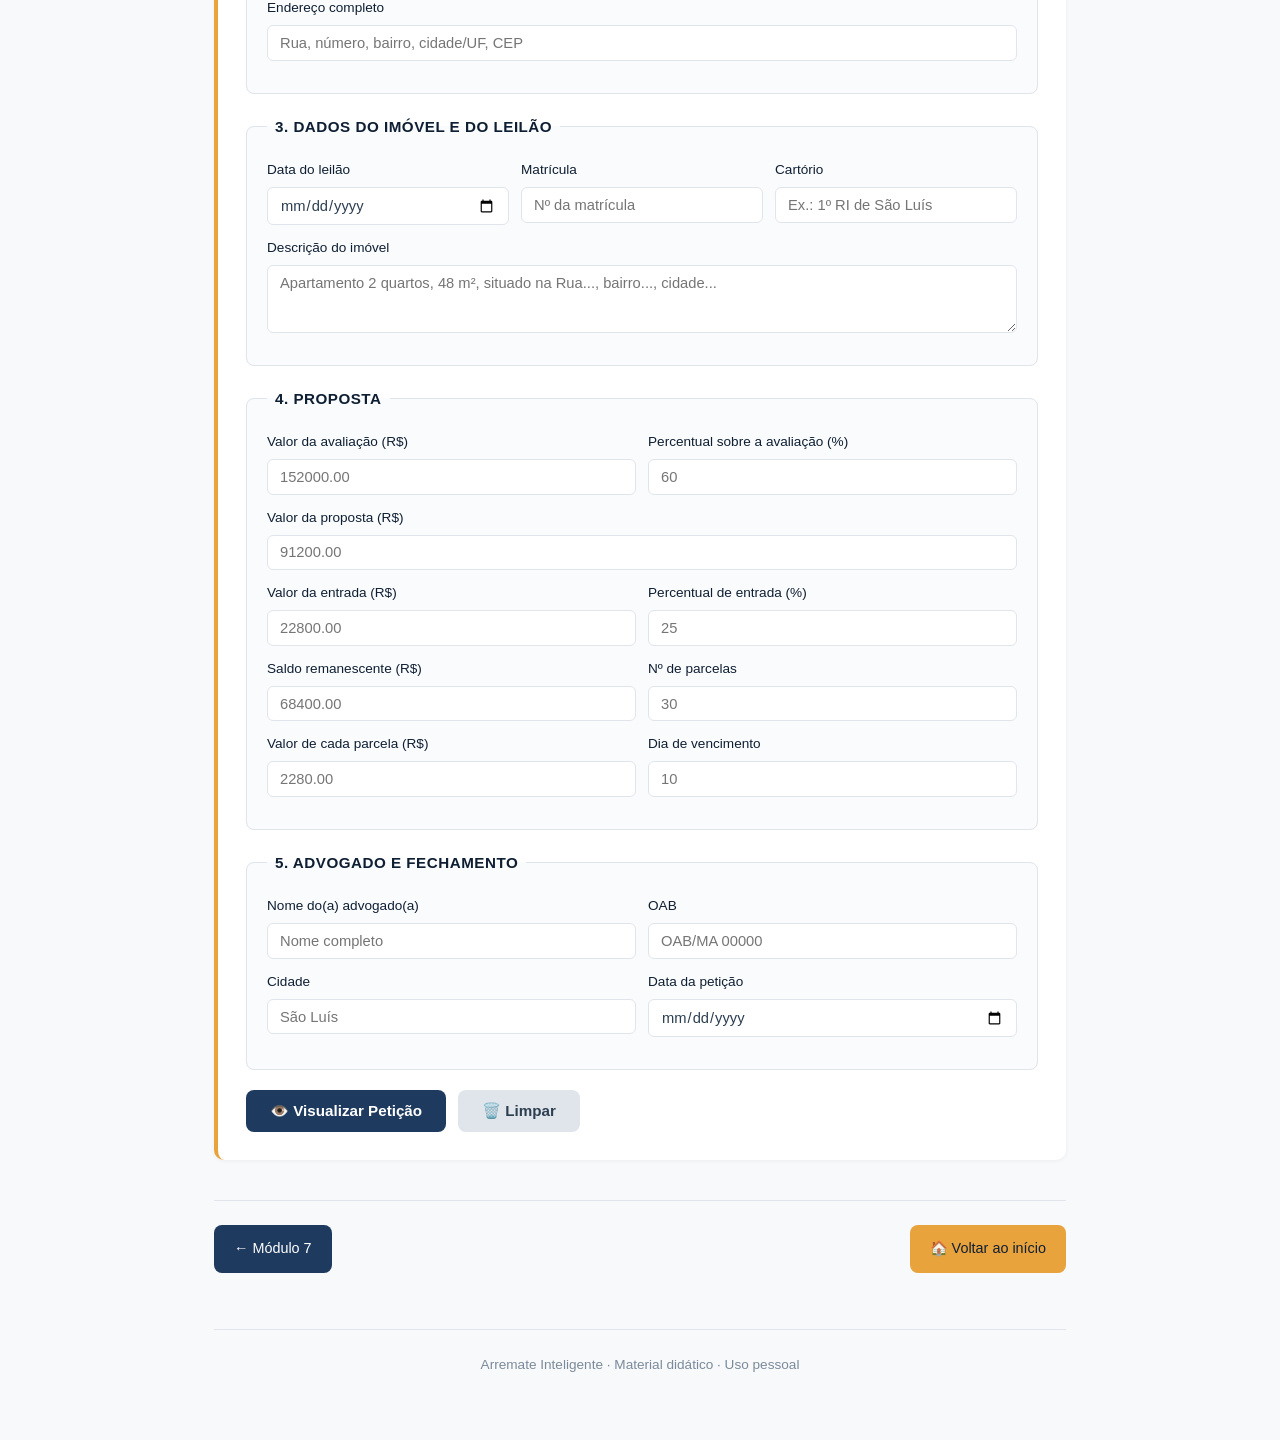
<file: modulo-8.html>
<!DOCTYPE html>
<html lang="pt-BR">
<head>
  <meta charset="UTF-8">
  <meta name="viewport" content="width=device-width, initial-scale=1.0">
  <meta name="description" content="Módulo 8 do Arremate Inteligente — Modelo de petição de proposta de arrematação a prazo, com campos preenchíveis, salvamento automático e exportação em PDF.">
  <title>Módulo 8 — Modelo de Petição · Arremate Inteligente</title>
  <link rel="stylesheet" href="style.css">
</head>
<body class="page-petition">

  <header class="topbar no-print">
    <button class="icon-btn" id="menuToggle" aria-label="Abrir menu lateral">☰</button>
    <div class="brand">
      <img src="logo.png" alt="Logo Arremate Inteligente" class="logo" onerror="this.style.display='none'">
      <span class="brand-name">Arremate Inteligente</span>
    </div>
    <a href="index.html" class="icon-btn home-btn" aria-label="Voltar ao início">🏠 Home</a>
  </header>

  <aside class="sidebar no-print" id="sidebar" aria-label="Menu de módulos">
    <div class="sidebar-header">
      <img src="logo.png" alt="" class="sidebar-logo" onerror="this.style.display='none'">
      <span>Arremate Inteligente</span>
    </div>
    <nav class="sidebar-nav">
      <a href="index.html" class="nav-link">🏠 Início</a>
      <span class="nav-section">Módulos</span>
      <a href="modulo-1.html" class="nav-link">Módulo 1 — O Jogo da Arrematação</a>
      <a href="modulo-2.html" class="nav-link">Módulo 2 — Pagamento e Parcelamento</a>
      <a href="modulo-3.html" class="nav-link">Módulo 3 — A Estratégia da Venda Direta</a>
      <a href="modulo-4.html" class="nav-link">Módulo 4 — A Arrematação na Prática</a>
      <a href="modulo-5.html" class="nav-link">Módulo 5 — Análise e Due Diligence</a>
      <a href="modulo-6.html" class="nav-link">Módulo 6 — Pós-Arrematação e Flip</a>
      <a href="modulo-7.html" class="nav-link">Módulo 7 — Plano de Ação com Pouco Capital</a>
      <a href="modulo-8.html" class="nav-link">Módulo 8 — Modelo de Petição</a>
    </nav>
  </aside>

  <div class="sidebar-overlay no-print" id="sidebarOverlay"></div>

  <main class="content">

    <header class="page-header no-print">
      <span class="module-badge">Módulo 8</span>
      <h1>Modelo de Petição — Proposta de Arrematação a Prazo</h1>
      <p>Preencha os campos, visualize a petição e baixe em PDF.</p>
    </header>

    <article class="lesson no-print">
      <h2>Como usar este módulo</h2>
      <p>Este formulário gera uma <strong>petição de proposta de arrematação a prazo</strong>, com fundamento nos arts. 892 e 895 do CPC. Preencha os campos abaixo, clique em <strong>Visualizar Petição</strong> e, se estiver correto, clique em <strong>Baixar / Imprimir PDF</strong>.</p>
      <div class="callout warning">
        <div class="callout-title">⚠️ Atenção</div>
        <p>A petição precisa ser <strong>protocolada nos autos por advogado</strong>, com assinatura e OAB. Ela deve ser enviada <strong>antes do início do leilão</strong> (art. 895, I e II, do CPC), pelo sistema eletrônico do tribunal. Confirme o prazo específico no edital.</p>
      </div>
      <div class="callout tip">
        <div class="callout-title">💾 Seus dados são salvos automaticamente</div>
        <p>Tudo o que você digitar fica guardado no navegador. Se recarregar a página, os dados retornam. Use o botão <strong>Limpar</strong> para começar uma nova petição.</p>
      </div>
    </article>

    <article class="lesson no-print">
      <h2>Dados da Petição</h2>

      <div class="save-status" id="saveStatus">💾 Pronto para digitar</div>

      <form class="form-peticao" id="petitionForm">

        <fieldset>
          <legend>1. Dados do Processo</legend>
          <div class="form-row">
            <label>Juízo / Vara <input type="text" id="juizo" placeholder="Ex.: 3ª Vara Cível"></label>
            <label>Comarca <input type="text" id="comarca" placeholder="Ex.: São Luís/MA"></label>
          </div>
          <div class="form-row">
            <label>Número do processo <input type="text" id="processo" placeholder="0000000-00.0000.8.10.0000"></label>
          </div>
          <div class="form-row">
            <label>Exequente <input type="text" id="exequente" placeholder="Nome do credor"></label>
            <label>Executado <input type="text" id="executado" placeholder="Nome do devedor"></label>
          </div>
        </fieldset>

        <fieldset>
          <legend>2. Dados do Proponente</legend>
          <div class="form-row">
            <label>Nome completo <input type="text" id="nome" placeholder="Seu nome completo"></label>
          </div>
          <div class="form-row">
            <label>Nacionalidade <input type="text" id="nacionalidade" placeholder="Brasileiro(a)"></label>
            <label>Estado civil <input type="text" id="estado_civil" placeholder="Solteiro(a), casado(a)..."></label>
            <label>Profissão <input type="text" id="profissao" placeholder="Ex.: Empresário"></label>
          </div>
          <div class="form-row">
            <label>RG <input type="text" id="rg" placeholder="0000000"></label>
            <label>CPF <input type="text" id="cpf" placeholder="000.000.000-00"></label>
          </div>
          <div class="form-row">
            <label>Endereço completo <input type="text" id="endereco" placeholder="Rua, número, bairro, cidade/UF, CEP"></label>
          </div>
        </fieldset>

        <fieldset>
          <legend>3. Dados do Imóvel e do Leilão</legend>
          <div class="form-row">
            <label>Data do leilão <input type="date" id="data_leilao"></label>
            <label>Matrícula <input type="text" id="matricula" placeholder="Nº da matrícula"></label>
            <label>Cartório <input type="text" id="cartorio" placeholder="Ex.: 1º RI de São Luís"></label>
          </div>
          <div class="form-row">
            <label>Descrição do imóvel <textarea id="descricao_imovel" rows="3" placeholder="Apartamento 2 quartos, 48 m², situado na Rua..., bairro..., cidade..."></textarea></label>
          </div>
        </fieldset>

        <fieldset>
          <legend>4. Proposta</legend>
          <div class="form-row">
            <label>Valor da avaliação (R$) <input type="number" id="valor_avaliacao" step="0.01" placeholder="152000.00"></label>
            <label>Percentual sobre a avaliação (%) <input type="number" id="percentual_proposta" step="0.01" placeholder="60"></label>
          </div>
          <div class="form-row">
            <label>Valor da proposta (R$) <input type="number" id="valor_proposta" step="0.01" placeholder="91200.00"></label>
          </div>
          <div class="form-row">
            <label>Valor da entrada (R$) <input type="number" id="valor_entrada" step="0.01" placeholder="22800.00"></label>
            <label>Percentual de entrada (%) <input type="number" id="percentual_entrada" step="0.01" placeholder="25"></label>
          </div>
          <div class="form-row">
            <label>Saldo remanescente (R$) <input type="number" id="saldo" step="0.01" placeholder="68400.00"></label>
            <label>Nº de parcelas <input type="number" id="num_parcelas" placeholder="30"></label>
          </div>
          <div class="form-row">
            <label>Valor de cada parcela (R$) <input type="number" id="valor_parcela" step="0.01" placeholder="2280.00"></label>
            <label>Dia de vencimento <input type="number" id="dia_vencimento" min="1" max="28" placeholder="10"></label>
          </div>
        </fieldset>

        <fieldset>
          <legend>5. Advogado e Fechamento</legend>
          <div class="form-row">
            <label>Nome do(a) advogado(a) <input type="text" id="advogado" placeholder="Nome completo"></label>
            <label>OAB <input type="text" id="oab" placeholder="OAB/MA 00000"></label>
          </div>
          <div class="form-row">
            <label>Cidade <input type="text" id="cidade" placeholder="São Luís"></label>
            <label>Data da petição <input type="date" id="data_peticao"></label>
          </div>
        </fieldset>

        <div class="form-actions">
          <button type="button" class="btn btn-primary" id="btnVisualizar">👁️ Visualizar Petição</button>
          <button type="button" class="btn btn-accent" id="btnImprimir" style="display:none">📥 Baixar / Imprimir PDF</button>
          <button type="button" class="btn btn-secondary" id="btnLimpar">🗑️ Limpar</button>
        </div>
      </form>
    </article>

    <div class="petition-output" id="petitionOutput" style="display:none"></div>

    <nav class="pager no-print" aria-label="Navegação entre módulos">
      <a href="modulo-7.html" class="prev">← Módulo 7</a>
      <a href="index.html" class="next">🏠 Voltar ao início</a>
    </nav>

    <footer class="footer no-print">
      <p>Arremate Inteligente · Material didático · Uso pessoal</p>
    </footer>

  </main>

  <script src="script.js"></script>
</body>
</html>
</file>
<file: style.css>
/* ===== RESET & VARIÁVEIS ===== */
* { margin: 0; padding: 0; box-sizing: border-box; }

:root {
  --primary: #1e3a5f;
  --primary-dark: #0f1f33;
  --accent: #e8a33d;
  --accent-dark: #c88420;
  --bg: #f8f9fb;
  --card: #ffffff;
  --text: #2c3e50;
  --text-light: #7a8a9a;
  --border: #e0e5eb;
  --sidebar-width: 290px;
  --shadow-sm: 0 1px 4px rgba(0, 0, 0, 0.05);
  --shadow-md: 0 4px 12px rgba(30, 58, 95, 0.12);
  --shadow-lg: 0 10px 30px rgba(30, 58, 95, 0.2);
}

body {
  font-family: -apple-system, BlinkMacSystemFont, 'Segoe UI', Roboto, 'Helvetica Neue', Arial, sans-serif;
  background: var(--bg);
  color: var(--text);
  line-height: 1.65;
  min-height: 100vh;
  -webkit-font-smoothing: antialiased;
}

/* ===== TOPBAR ===== */
.topbar {
  position: sticky;
  top: 0;
  z-index: 100;
  display: flex;
  align-items: center;
  gap: 1rem;
  padding: 0.75rem 1.25rem;
  background: var(--primary-dark);
  color: #fff;
  box-shadow: 0 2px 8px rgba(0, 0, 0, 0.18);
}

.icon-btn {
  background: transparent;
  border: 1px solid rgba(255, 255, 255, 0.25);
  color: #fff;
  padding: 0.4rem 0.8rem;
  border-radius: 6px;
  cursor: pointer;
  font-size: 0.95rem;
  text-decoration: none;
  transition: background 0.2s, border-color 0.2s;
  white-space: nowrap;
}

.icon-btn:hover {
  background: rgba(255, 255, 255, 0.12);
  border-color: rgba(255, 255, 255, 0.5);
}

.brand {
  display: flex;
  align-items: center;
  gap: 0.6rem;
  margin-right: auto;
}

.logo { height: 34px; width: auto; border-radius: 4px; }
.brand-name { font-weight: 600; letter-spacing: 0.3px; font-size: 1rem; }

/* ===== SIDEBAR ===== */
.sidebar {
  position: fixed;
  top: 0;
  left: 0;
  width: var(--sidebar-width);
  height: 100vh;
  background: var(--primary-dark);
  color: #fff;
  transform: translateX(-100%);
  transition: transform 0.3s ease;
  z-index: 200;
  overflow-y: auto;
  display: flex;
  flex-direction: column;
  box-shadow: 4px 0 20px rgba(0, 0, 0, 0.2);
}

.sidebar.open { transform: translateX(0); }

.sidebar-header {
  padding: 1.25rem 1rem;
  border-bottom: 1px solid rgba(255, 255, 255, 0.1);
  display: flex;
  align-items: center;
  gap: 0.75rem;
  font-weight: 600;
  font-size: 1rem;
}

.sidebar-logo { height: 30px; width: auto; border-radius: 4px; }

.sidebar-nav { padding: 0.75rem 0; display: flex; flex-direction: column; }

.nav-link {
  padding: 0.7rem 1.25rem;
  color: rgba(255, 255, 255, 0.85);
  text-decoration: none;
  font-size: 0.9rem;
  border-left: 3px solid transparent;
  transition: background 0.15s, border-color 0.15s, color 0.15s;
  line-height: 1.4;
}

.nav-link:hover { background: rgba(255, 255, 255, 0.06); color: #fff; }

.nav-link.active {
  background: rgba(232, 163, 61, 0.15);
  border-left-color: var(--accent);
  color: var(--accent);
  font-weight: 600;
}

.nav-section {
  padding: 1rem 1.25rem 0.5rem;
  font-size: 0.7rem;
  letter-spacing: 1.5px;
  text-transform: uppercase;
  color: rgba(255, 255, 255, 0.45);
  font-weight: 600;
}

/* ===== OVERLAY ===== */
.sidebar-overlay {
  position: fixed;
  inset: 0;
  background: rgba(0, 0, 0, 0.5);
  opacity: 0;
  visibility: hidden;
  transition: opacity 0.3s, visibility 0.3s;
  z-index: 150;
}

.sidebar-overlay.show { opacity: 1; visibility: visible; }

/* ===== CONTEÚDO ===== */
.content {
  max-width: 900px;
  margin: 0 auto;
  padding: 2.5rem 1.5rem 4rem;
}

/* HERO (HOME) */
.hero {
  text-align: center;
  padding: 3rem 1.5rem;
  background: linear-gradient(135deg, var(--primary) 0%, var(--primary-dark) 100%);
  color: #fff;
  border-radius: 14px;
  margin-bottom: 2.5rem;
  box-shadow: var(--shadow-lg);
}

.hero h1 { font-size: 2.4rem; letter-spacing: 0.5px; margin-bottom: 0.75rem; }

.tagline {
  color: rgba(255, 255, 255, 0.85);
  font-size: 1.05rem;
  max-width: 620px;
  margin: 0 auto;
}

/* SUMÁRIO (HOME) */
.summary h2 {
  font-size: 1.4rem;
  margin-bottom: 1.25rem;
  color: var(--primary-dark);
  padding-bottom: 0.5rem;
  border-bottom: 2px solid var(--accent);
  display: inline-block;
}

.summary-list {
  list-style: none;
  counter-reset: module-counter;
  display: flex;
  flex-direction: column;
  gap: 0.6rem;
}

.summary-list li { counter-increment: module-counter; }

.summary-list a {
  display: flex;
  align-items: center;
  gap: 1rem;
  padding: 1rem 1.25rem;
  background: var(--card);
  border-radius: 10px;
  text-decoration: none;
  color: var(--text);
  font-weight: 500;
  border-left: 4px solid var(--accent);
  box-shadow: var(--shadow-sm);
  transition: transform 0.15s, box-shadow 0.15s;
}

.summary-list a::before {
  content: counter(module-counter, decimal-leading-zero);
  font-weight: 700;
  color: var(--accent);
  font-size: 1.1rem;
  min-width: 36px;
}

.summary-list a:hover {
  transform: translateX(4px);
  box-shadow: var(--shadow-md);
  border-left-color: var(--accent-dark);
}

/* ===== PÁGINAS DE MÓDULO ===== */
.page-header {
  padding: 2rem 1.5rem;
  background: linear-gradient(135deg, var(--primary) 0%, var(--primary-dark) 100%);
  color: #fff;
  border-radius: 12px;
  margin-bottom: 2rem;
  box-shadow: var(--shadow-md);
}

.module-badge {
  display: inline-block;
  background: var(--accent);
  color: var(--primary-dark);
  font-size: 0.75rem;
  font-weight: 700;
  padding: 0.25rem 0.75rem;
  border-radius: 20px;
  letter-spacing: 1px;
  text-transform: uppercase;
  margin-bottom: 0.75rem;
}

.page-header h1 { font-size: 1.9rem; line-height: 1.3; }

.page-header p {
  color: rgba(255, 255, 255, 0.85);
  margin-top: 0.5rem;
  font-size: 1rem;
}

/* AULAS */
.lesson {
  background: var(--card);
  border-radius: 10px;
  padding: 1.75rem;
  margin-bottom: 1.5rem;
  box-shadow: var(--shadow-sm);
  border-left: 4px solid var(--accent);
}

.lesson h2 {
  color: var(--primary-dark);
  font-size: 1.35rem;
  margin-bottom: 1rem;
  padding-bottom: 0.5rem;
  border-bottom: 1px solid var(--border);
}

.lesson h3 { color: var(--primary); font-size: 1.1rem; margin: 1.25rem 0 0.6rem; }

.lesson p { margin-bottom: 0.9rem; color: var(--text); line-height: 1.7; }

.lesson ul, .lesson ol { margin: 0.75rem 0 1rem 1.5rem; color: var(--text); }

.lesson li { margin-bottom: 0.4rem; line-height: 1.6; }

.lesson strong { color: var(--primary-dark); }

.lesson a { color: var(--accent-dark); text-decoration: underline; }
.lesson a:hover { color: var(--primary); }

/* CALLOUTS */
.callout {
  border-left: 4px solid;
  padding: 1rem 1.25rem;
  margin: 1rem 0;
  border-radius: 6px;
  background: #f5f8fc;
}

.callout-title {
  font-weight: 700;
  font-size: 0.85rem;
  text-transform: uppercase;
  letter-spacing: 0.8px;
  margin-bottom: 0.4rem;
}

.callout.tip { border-color: #2e7d32; background: #eef7ee; }
.callout.tip .callout-title { color: #2e7d32; }

.callout.warning { border-color: #c62828; background: #fdeeee; }
.callout.warning .callout-title { color: #c62828; }

.callout.info { border-color: #1565c0; background: #eaf3fb; }
.callout.info .callout-title { color: #1565c0; }

/* TABELAS */
.data-table {
  width: 100%;
  border-collapse: collapse;
  margin: 1rem 0;
  font-size: 0.92rem;
  background: var(--card);
  box-shadow: var(--shadow-sm);
  border-radius: 8px;
  overflow: hidden;
}

.data-table th {
  background: var(--primary);
  color: #fff;
  text-align: left;
  padding: 0.75rem 1rem;
  font-weight: 600;
  font-size: 0.88rem;
  text-transform: uppercase;
  letter-spacing: 0.5px;
}

.data-table td { padding: 0.75rem 1rem; border-top: 1px solid var(--border); vertical-align: top; }

.data-table tr:nth-child(even) td { background: #fafbfc; }

/* PAGER */
.pager {
  display: flex;
  justify-content: space-between;
  gap: 1rem;
  margin-top: 2.5rem;
  padding-top: 1.5rem;
  border-top: 1px solid var(--border);
}

.pager a {
  display: inline-flex;
  align-items: center;
  gap: 0.5rem;
  padding: 0.75rem 1.25rem;
  background: var(--primary);
  color: #fff;
  text-decoration: none;
  border-radius: 8px;
  font-weight: 500;
  font-size: 0.9rem;
  transition: background 0.2s, transform 0.15s;
}

.pager a:hover { background: var(--primary-dark); transform: translateY(-1px); }

.pager a.next { background: var(--accent); color: var(--primary-dark); }
.pager a.next:hover { background: var(--accent-dark); }

/* RODAPÉ */
.footer {
  margin-top: 3.5rem;
  padding-top: 1.5rem;
  border-top: 1px solid var(--border);
  text-align: center;
  font-size: 0.85rem;
  color: var(--text-light);
}

/* ===== RESPONSIVO ===== */
@media (max-width: 600px) {
  .brand-name { display: none; }
  .hero h1 { font-size: 1.8rem; }
  .tagline { font-size: 0.95rem; }
  .hero { padding: 2rem 1rem; }
  .content { padding: 1.5rem 1rem 3rem; }
  .home-btn { font-size: 0.85rem; padding: 0.4rem 0.6rem; }
  .lesson { padding: 1.25rem; }
  .page-header { padding: 1.5rem 1rem; }
  .page-header h1 { font-size: 1.5rem; }
  .data-table { font-size: 0.82rem; }
  .data-table th, .data-table td { padding: 0.5rem 0.6rem; }
  .pager { flex-direction: column; }
  .pager a { justify-content: center; }
}

/* ===== FORMULÁRIO DE PETIÇÃO (MÓDULO 8) ===== */
.form-peticao fieldset {
  border: 1px solid var(--border);
  border-radius: 8px;
  padding: 1.25rem;
  margin-bottom: 1.25rem;
  background: #fafbfc;
}

.form-peticao legend {
  font-weight: 700;
  color: var(--primary-dark);
  padding: 0 0.5rem;
  font-size: 0.95rem;
  text-transform: uppercase;
  letter-spacing: 0.5px;
}

.form-row {
  display: flex;
  flex-wrap: wrap;
  gap: 0.75rem;
  margin-bottom: 0.75rem;
}

.form-row label {
  flex: 1 1 200px;
  display: flex;
  flex-direction: column;
  font-size: 0.85rem;
  color: var(--primary-dark);
  font-weight: 500;
}

.form-row input,
.form-row textarea {
  margin-top: 0.35rem;
  padding: 0.55rem 0.75rem;
  border: 1px solid var(--border);
  border-radius: 6px;
  font-family: inherit;
  font-size: 0.92rem;
  color: var(--text);
  background: #fff;
  transition: border-color 0.15s, box-shadow 0.15s;
}

.form-row input:focus,
.form-row textarea:focus {
  outline: none;
  border-color: var(--accent);
  box-shadow: 0 0 0 3px rgba(232, 163, 61, 0.18);
}

.form-row textarea { resize: vertical; min-height: 60px; }

.form-actions {
  display: flex;
  gap: 0.75rem;
  flex-wrap: wrap;
  margin-top: 1rem;
}

.btn {
  display: inline-flex;
  align-items: center;
  gap: 0.5rem;
  padding: 0.75rem 1.5rem;
  border: none;
  border-radius: 8px;
  font-size: 0.95rem;
  font-weight: 600;
  cursor: pointer;
  transition: background 0.2s, transform 0.15s;
  font-family: inherit;
}

.btn-primary { background: var(--primary); color: #fff; }
.btn-primary:hover { background: var(--primary-dark); transform: translateY(-1px); }
.btn-accent { background: var(--accent); color: var(--primary-dark); }
.btn-accent:hover { background: var(--accent-dark); transform: translateY(-1px); }

/* ===== PETIÇÃO GERADA ===== */
.petition-output {
  background: #fff;
  padding: 2.5rem;
  border-radius: 8px;
  box-shadow: var(--shadow-sm);
  border: 1px solid var(--border);
  font-family: 'Times New Roman', Times, serif;
  font-size: 1.05rem;
  line-height: 1.7;
  color: #000;
  margin-top: 1.5rem;
}

.petition-output h2 {
  text-align: center;
  font-size: 1.15rem;
  font-weight: 700;
  margin-bottom: 1.5rem;
  letter-spacing: 1px;
}

.petition-output p { margin-bottom: 0.9rem; text-align: justify; }

.petition-output .petition-field {
  background: #fff7e6;
  padding: 0 0.15rem;
  border-bottom: 1px dotted #999;
}

.petition-output .petition-signature {
  margin-top: 3rem;
  text-align: center;
}

.petition-output .petition-signature p { margin: 0; }
.petition-output .petition-signature hr {
  border: none;
  border-top: 1px solid #000;
  width: 60%;
  margin: 2.5rem auto 0.4rem;
}

/* ===== IMPRESSÃO (apenas no Módulo 8) ===== */
@media print {
  body.page-petition .no-print,
  body.page-petition .topbar,
  body.page-petition .sidebar,
  body.page-petition .sidebar-overlay { display: none !important; }

  body.page-petition { background: #fff; }

  body.page-petition .content {
    max-width: 100%;
    padding: 0;
    margin: 0;
  }

  body.page-petition .petition-output {
    display: block !important;
    box-shadow: none;
    border: none;
    padding: 0;
    margin: 0;
    font-size: 12pt;
    line-height: 1.6;
    border-radius: 0;
  }

  body.page-petition .petition-field {
    background: transparent !important;
    border-bottom: none;
    padding: 0;
    font-weight: inherit;
  }
}


/* ===== STATUS DE SALVAMENTO (MÓDULO 8) ===== */
.save-status {
  display: inline-block;
  padding: 0.45rem 0.9rem;
  margin-bottom: 1rem;
  background: #eef7ee;
  border-left: 3px solid #2e7d32;
  color: #2e7d32;
  font-size: 0.85rem;
  border-radius: 4px;
  font-weight: 500;
  opacity: 0.6;
  transition: opacity 0.3s;
}
.save-status.visible { opacity: 1; }

/* ===== BOTÃO SECUNDÁRIO ===== */
.btn-secondary {
  background: #e0e5eb;
  color: var(--text);
}
.btn-secondary:hover {
  background: #c8d0d9;
  transform: translateY(-1px);
}
</file>
